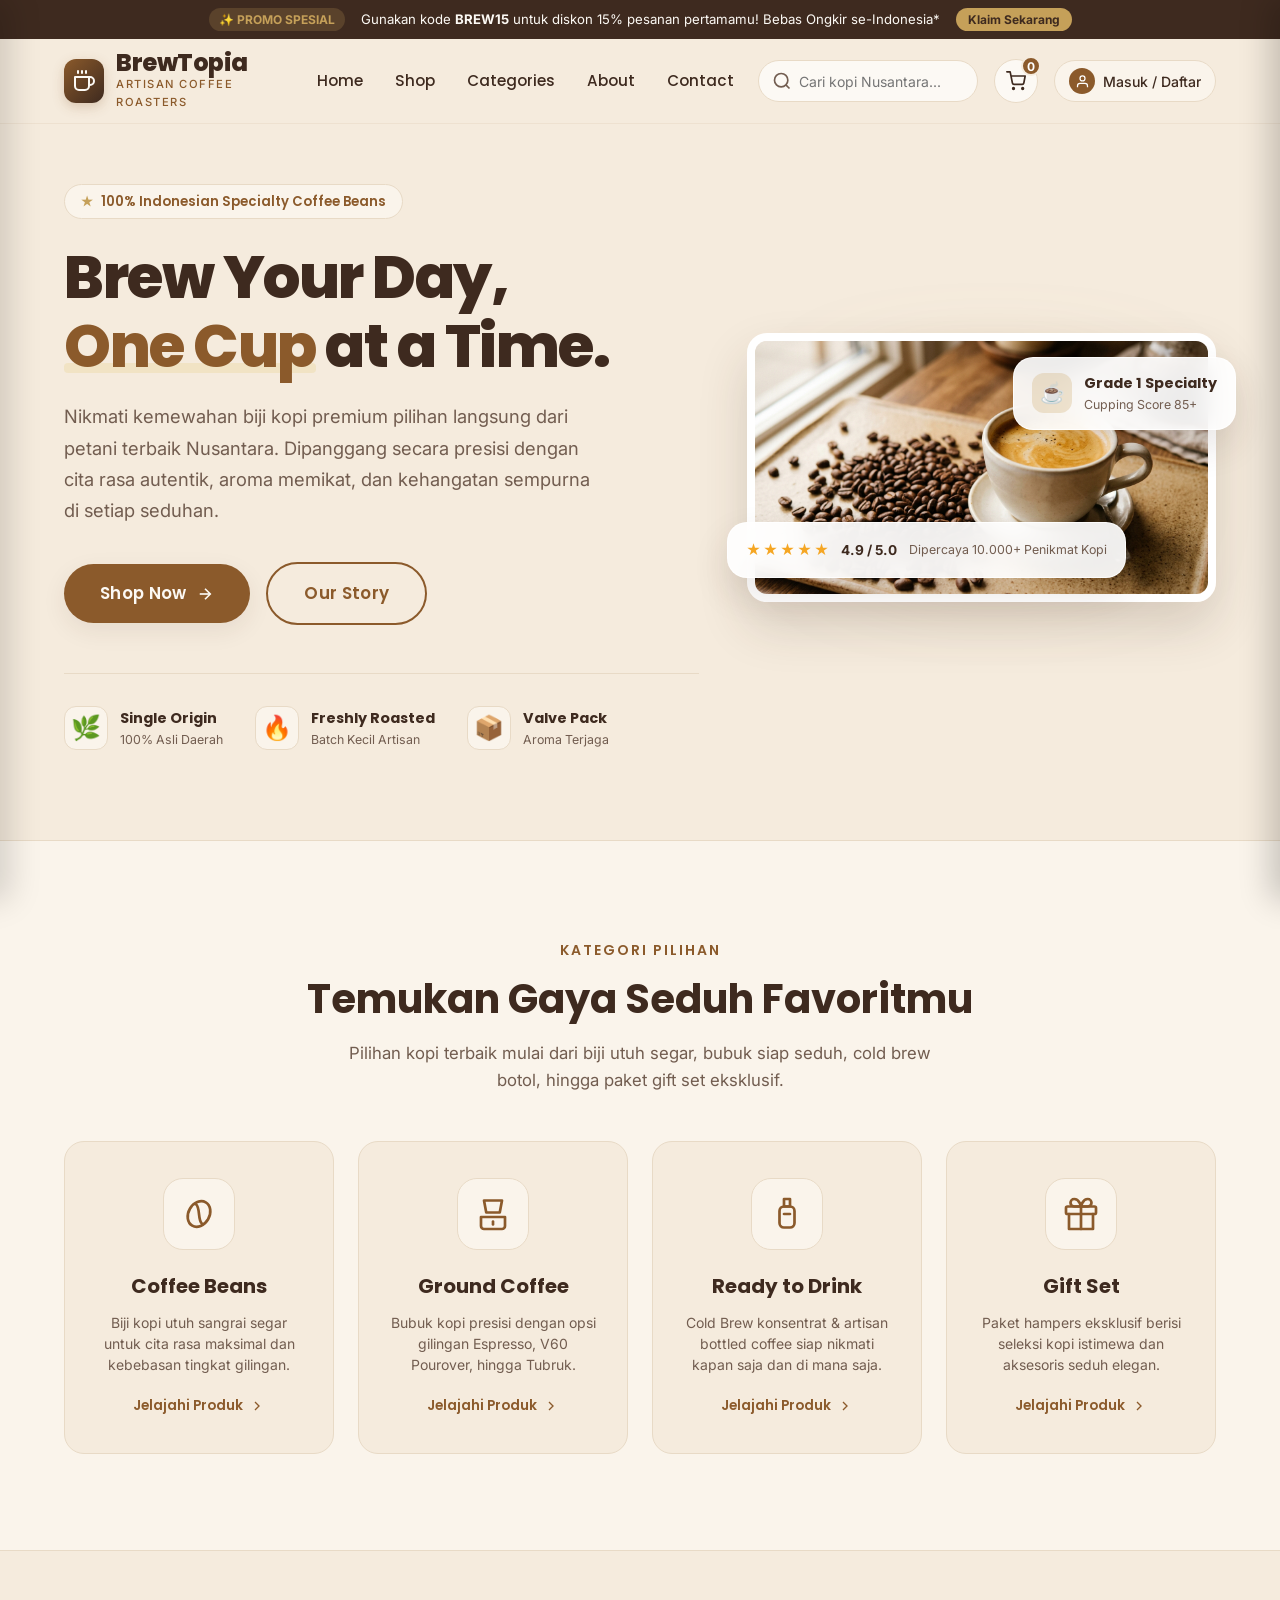
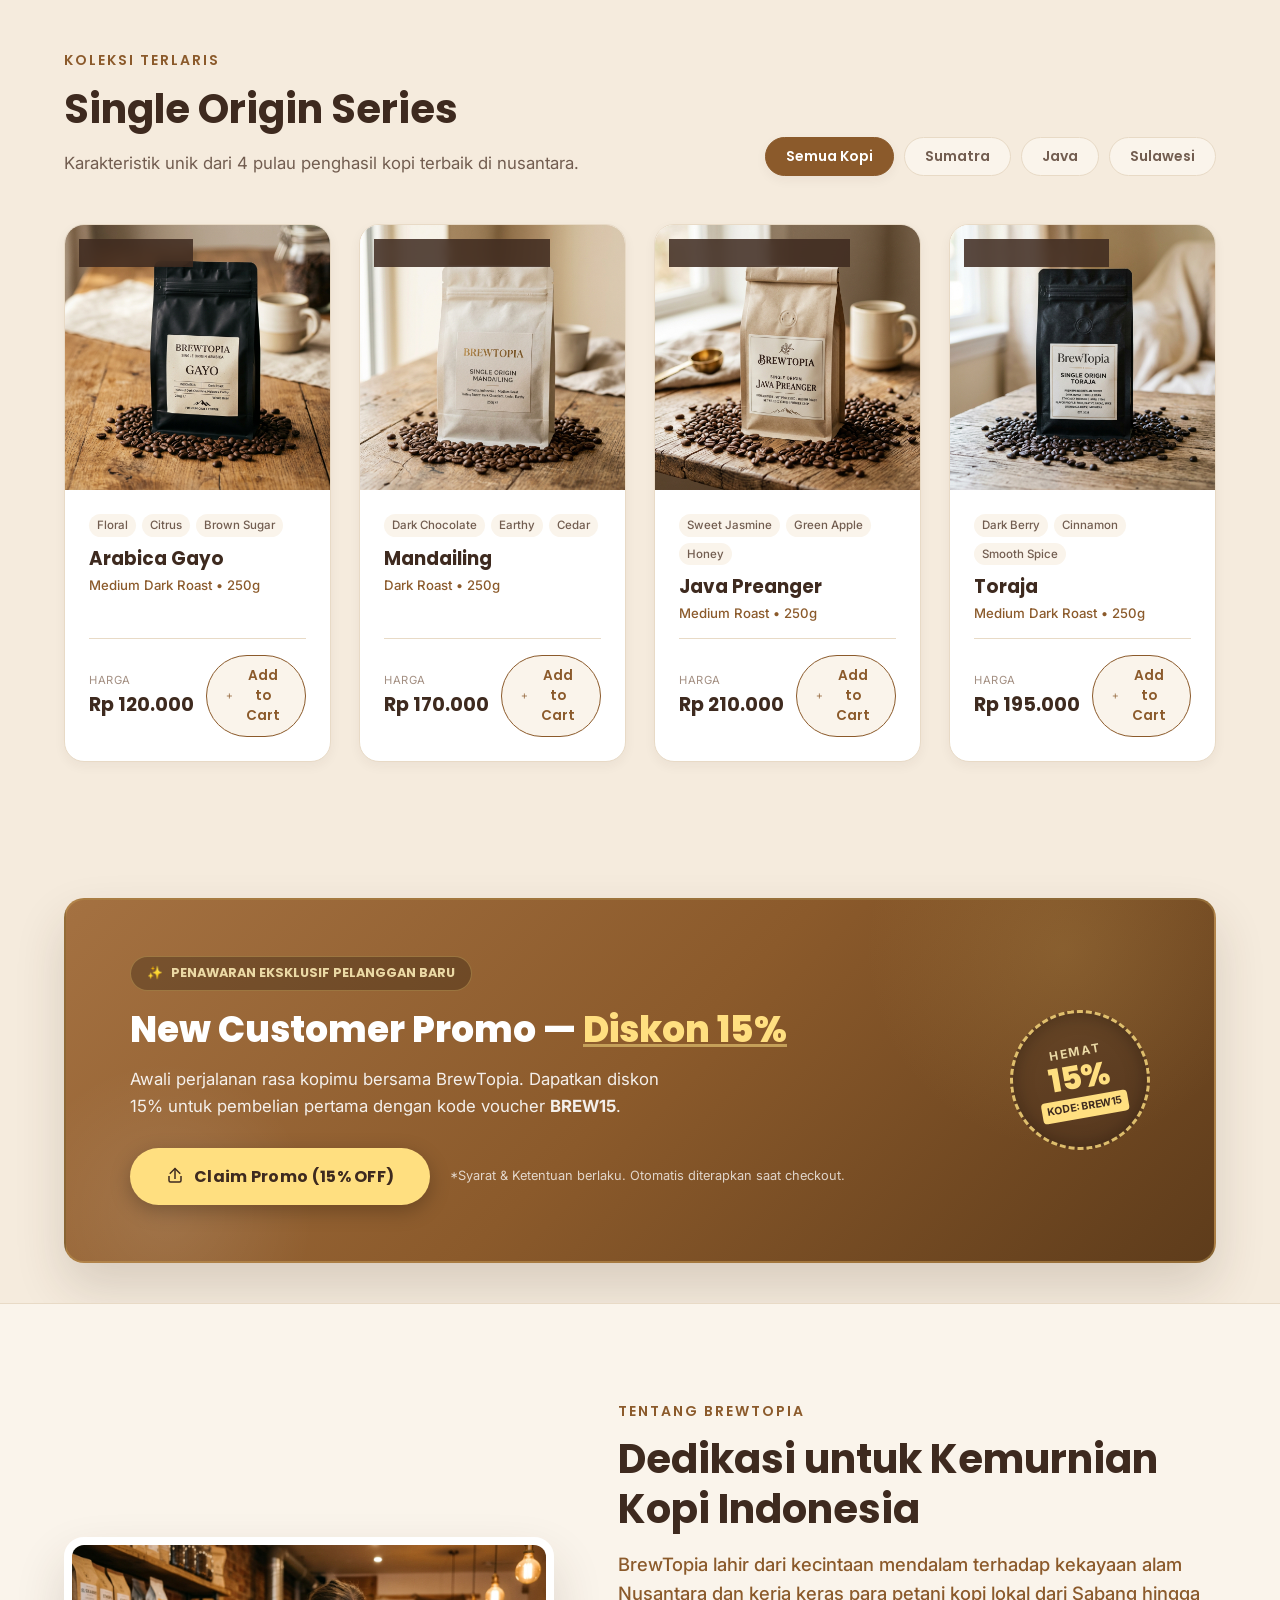
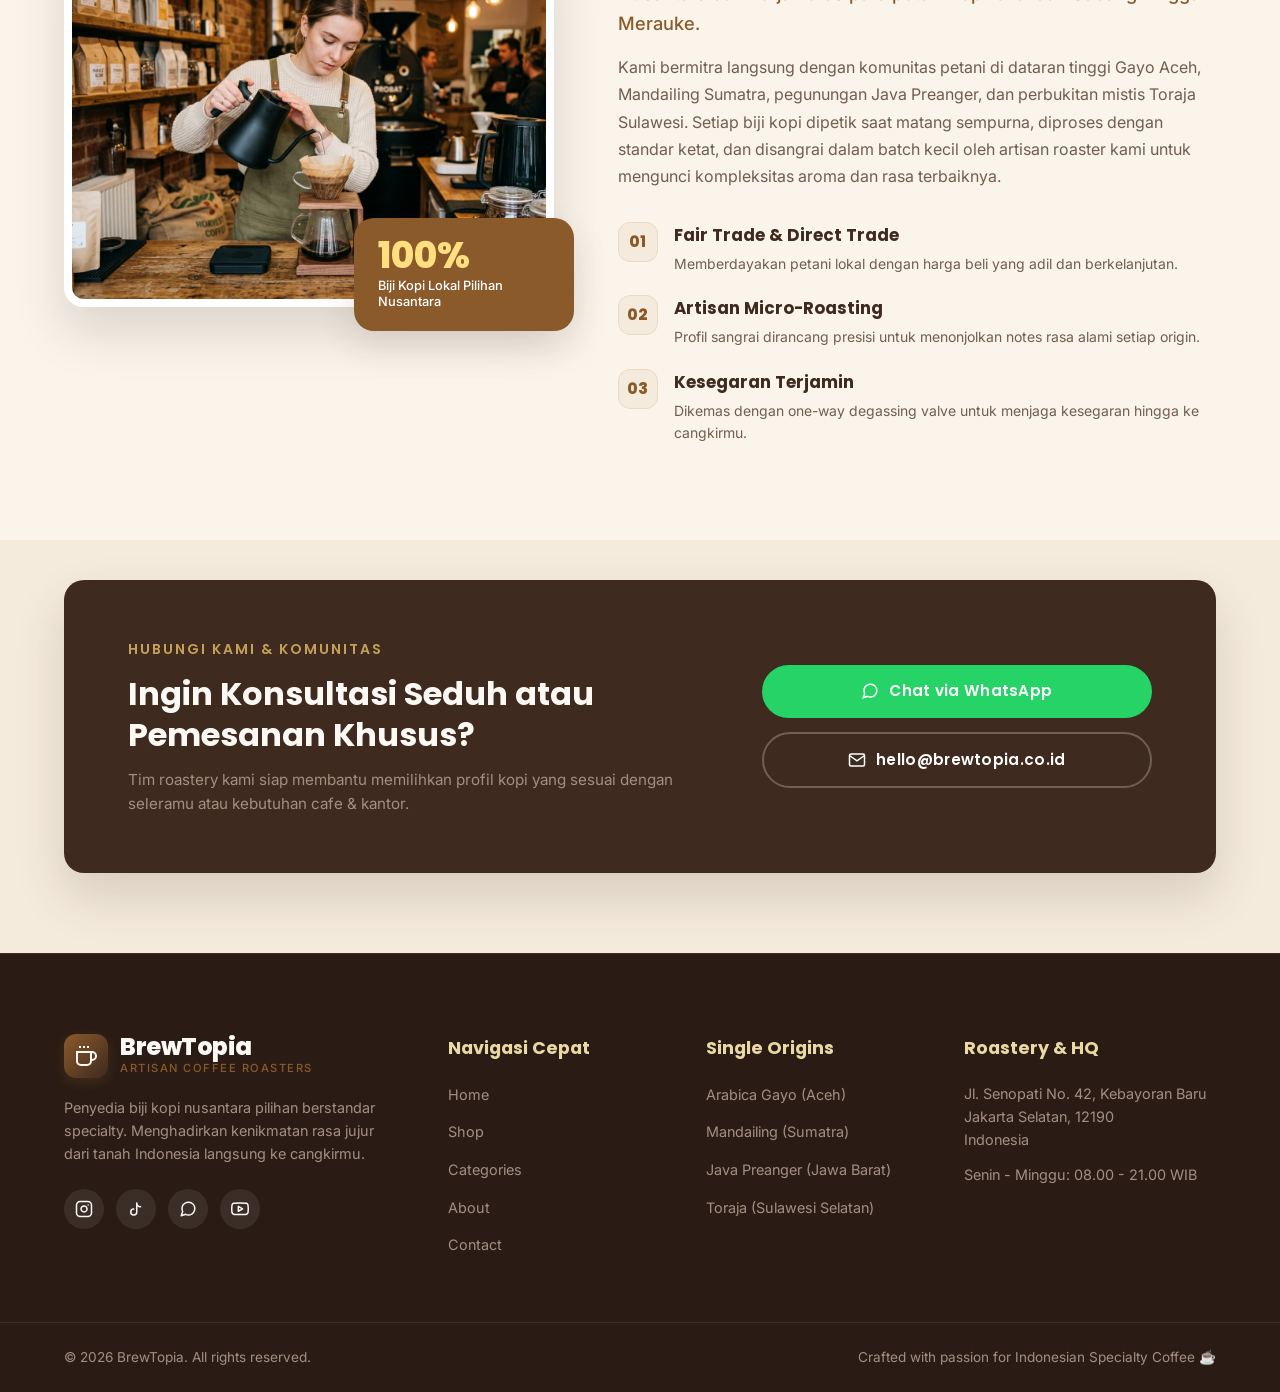
<file: index.html>
<!DOCTYPE html>
<html lang="id">

<head>
    <meta charset="UTF-8">
    <meta name="viewport" content="width=device-width, initial-scale=1.0">
    <title>BrewTopia — Premium Artisan Coffee Beans Indonesia</title>
    <meta name="description"
        content="BrewTopia menghadirkan biji kopi premium pilihan dari tanah Nusantara: Arabica Gayo, Mandailing, Java Preanger, dan Toraja. Cita rasa otentik dalam setiap seduhan.">

    <!-- Google Fonts: Poppins & Inter -->
    <link rel="preconnect" href="https://fonts.googleapis.com">
    <link rel="preconnect" href="https://fonts.gstatic.com" crossorigin>
    <link
        href="https://fonts.googleapis.com/css2?family=Inter:wght@300;400;500;600;700&family=Poppins:wght@400;500;600;700;800&display=swap"
        rel="stylesheet">

    <link rel="stylesheet" href="styles.css">
</head>

<body>

    <!-- Top Announcement Bar -->
    <div class="announcement-bar" id="announcementBar">
        <div class="container announcement-content">
            <span class="announcement-badge">✨ PROMO SPESIAL</span>
            <span>Gunakan kode <strong>BREW15</strong> untuk diskon 15% pesanan pertamamu! Bebas Ongkir
                se-Indonesia*</span>
            <button class="btn-claim-mini" id="topClaimBtn" onclick="claimPromo('BREW15')">Klaim Sekarang</button>
        </div>
    </div>

    <!-- Main Navigation -->
    <header class="header" id="mainHeader">
        <div class="container navbar">
            <!-- Brand Logo -->
            <a href="#home" class="brand-logo" id="brandLogo">
                <div class="logo-icon-wrapper">
                    <svg class="logo-svg" viewBox="0 0 24 24" fill="none" stroke="currentColor" stroke-width="2"
                        stroke-linecap="round" stroke-linejoin="round">
                        <path d="M17 8h1a4 4 0 1 1 0 8h-1"></path>
                        <path d="M3 8h14v9a4 4 0 0 1-4 4H7a4 4 0 0 1-4-4Z"></path>
                        <line x1="6" y1="2" x2="6" y2="4"></line>
                        <line x1="10" y1="2" x2="10" y2="4"></line>
                        <line x1="14" y1="2" x2="14" y2="4"></line>
                    </svg>
                </div>
                <div class="logo-text-group">
                    <span class="logo-name">BrewTopia</span>
                    <span class="logo-tagline">Artisan Coffee Roasters</span>
                </div>
            </a>

            <!-- Desktop Navigation Menu -->
            <nav class="nav-menu" id="navMenu">
                <ul class="nav-list">
                    <li class="nav-item"><a href="#home" class="nav-link active">Home</a></li>
                    <li class="nav-item"><a href="#shop" class="nav-link">Shop</a></li>
                    <li class="nav-item"><a href="#categories" class="nav-link">Categories</a></li>
                    <li class="nav-item"><a href="#about" class="nav-link">About</a></li>
                    <li class="nav-item"><a href="#contact" class="nav-link">Contact</a></li>
                </ul>
            </nav>

            <!-- Nav Actions (Search & Cart) -->
            <div class="nav-actions">
                <!-- Search Input Bar -->
                <div class="search-wrapper" id="searchWrapper">
                    <svg class="action-icon search-icon" viewBox="0 0 24 24" fill="none" stroke="currentColor"
                        stroke-width="2">
                        <circle cx="11" cy="11" r="8"></circle>
                        <line x1="21" y1="21" x2="16.65" y2="16.65"></line>
                    </svg>
                    <input type="text" id="searchInput" class="search-input" placeholder="Cari kopi Nusantara..."
                        aria-label="Cari produk kopi" autocomplete="off">
                    <button class="search-clear-btn" id="searchClearBtn" aria-label="Hapus pencarian">&times;</button>

                    <!-- Live Search Results Dropdown -->
                    <div class="search-dropdown" id="searchDropdown">
                        <div class="search-results-list" id="searchResultsList"></div>
                    </div>
                </div>

                <!-- Cart Button -->
                <button class="cart-btn" id="cartToggleBtn" aria-label="Buka keranjang belanja">
                    <svg class="action-icon" viewBox="0 0 24 24" fill="none" stroke="currentColor" stroke-width="2"
                        stroke-linecap="round" stroke-linejoin="round">
                        <circle cx="9" cy="21" r="1"></circle>
                        <circle cx="20" cy="21" r="1"></circle>
                        <path d="M1 1h4l2.68 13.39a2 2 0 0 0 2 1.61h9.72a2 2 0 0 0 2-1.61L23 6H6"></path>
                    </svg>
                    <span class="cart-badge" id="cartCountBadge">0</span>
                </button>

                <!-- User Account Button -->
                <button class="nav-user-btn" id="navUserBtn" onclick="handleUserNavClick()" aria-label="Akun Pengguna">
                    <div class="user-avatar-mini" id="userAvatarMini">
                        <svg class="action-icon user-icon" viewBox="0 0 24 24" fill="none" stroke="currentColor"
                            stroke-width="2">
                            <path d="M20 21v-2a4 4 0 0 0-4-4H8a4 4 0 0 0-4 4v2"></path>
                            <circle cx="12" cy="7" r="4"></circle>
                        </svg>
                    </div>
                    <span class="user-nav-label" id="userNavLabel">Masuk / Daftar</span>
                </button>

                <!-- Mobile Menu Toggle -->
                <button class="mobile-toggle-btn" id="mobileMenuBtn" aria-label="Buka navigasi mobile">
                    <span></span>
                    <span></span>
                    <span></span>
                </button>
            </div>
        </div>
    </header>

    <!-- Mobile Drawer Navigation -->
    <div class="mobile-nav-drawer" id="mobileNavDrawer">
        <div class="mobile-nav-header">
            <span class="logo-name">BrewTopia</span>
            <button class="close-drawer-btn" id="closeMobileNavBtn">&times;</button>
        </div>

        <!-- Mobile User Card -->
        <div class="mobile-user-card" id="mobileUserCard" onclick="handleUserNavClick(); closeMobileMenu();">
            <div class="mobile-user-avatar" id="mobileUserAvatar">
                <svg viewBox="0 0 24 24" fill="none" stroke="currentColor" stroke-width="2">
                    <path d="M20 21v-2a4 4 0 0 0-4-4H8a4 4 0 0 0-4 4v2"></path>
                    <circle cx="12" cy="7" r="4"></circle>
                </svg>
            </div>
            <div class="mobile-user-info">
                <strong id="mobileUserName">Masuk / Daftar</strong>
                <span id="mobileUserSubtitle">Klaim Diskon 15% & Poin Kopi</span>
            </div>
            <svg viewBox="0 0 24 24" fill="none" stroke="currentColor" stroke-width="2" class="mobile-user-arrow">
                <polyline points="9 18 15 12 9 6"></polyline>
            </svg>
        </div>

        <ul class="mobile-nav-list">
            <li><a href="#home" class="mobile-nav-link" onclick="closeMobileMenu()">Home</a></li>
            <li><a href="#shop" class="mobile-nav-link" onclick="closeMobileMenu()">Shop</a></li>
            <li><a href="#categories" class="mobile-nav-link" onclick="closeMobileMenu()">Categories</a></li>
            <li><a href="#about" class="mobile-nav-link" onclick="closeMobileMenu()">About</a></li>
            <li><a href="#contact" class="mobile-nav-link" onclick="closeMobileMenu()">Contact</a></li>
        </ul>
        <div class="mobile-nav-footer">
            <p>Cita Rasa Kopi Nusantara Terbaik</p>
            <div class="promo-pill-mini" onclick="claimPromo('BREW15')">Diskon 15% Kode: <strong>BREW15</strong></div>
        </div>
    </div>
    <div class="backdrop" id="drawerBackdrop"></div>

    <!-- Hero Section -->
    <section class="hero-section" id="home">
        <div class="container hero-grid">
            <!-- Hero Content -->
            <div class="hero-text-content">
                <div class="hero-tag">
                    <span class="gold-star">★</span> 100% Indonesian Specialty Coffee Beans
                </div>
                <h1 class="hero-headline">
                    Brew Your Day, <br>
                    <span class="highlight-text">One Cup</span> at a Time.
                </h1>
                <p class="hero-subheadline">
                    Nikmati kemewahan biji kopi premium pilihan langsung dari petani terbaik Nusantara. Dipanggang
                    secara presisi dengan cita rasa autentik, aroma memikat, dan kehangatan sempurna di setiap seduhan.
                </p>
                <div class="hero-cta-group">
                    <a href="#shop" class="btn btn-primary btn-hero">
                        <span>Shop Now</span>
                        <svg viewBox="0 0 24 24" fill="none" stroke="currentColor" stroke-width="2.2" class="btn-icon">
                            <line x1="5" y1="12" x2="19" y2="12"></line>
                            <polyline points="12 5 19 12 12 19"></polyline>
                        </svg>
                    </a>
                    <a href="#about" class="btn btn-outline btn-hero">
                        <span>Our Story</span>
                    </a>
                </div>

                <!-- Trust Badges -->
                <div class="hero-features">
                    <div class="feature-badge">
                        <div class="feature-icon">🌿</div>
                        <div class="feature-info">
                            <strong>Single Origin</strong>
                            <span>100% Asli Daerah</span>
                        </div>
                    </div>
                    <div class="feature-badge">
                        <div class="feature-icon">🔥</div>
                        <div class="feature-info">
                            <strong>Freshly Roasted</strong>
                            <span>Batch Kecil Artisan</span>
                        </div>
                    </div>
                    <div class="feature-badge">
                        <div class="feature-icon">📦</div>
                        <div class="feature-info">
                            <strong>Valve Pack</strong>
                            <span>Aroma Terjaga</span>
                        </div>
                    </div>
                </div>
            </div>

            <!-- Hero Visual -->
            <div class="hero-image-wrapper">
                <div class="image-glow-bg"></div>
                <div class="hero-image-card">
                    <img src="./assets/hero_coffee.jpg"
                        alt="Biji kopi sangrai premium dan secangkir kopi hangat BrewTopia" class="hero-img"
                        loading="eager">

                    <!-- Floating Highlight Cards -->
                    <div class="floating-badge badge-top-right">
                        <div class="badge-icon-gold">☕</div>
                        <div>
                            <p class="badge-title">Grade 1 Specialty</p>
                            <p class="badge-desc">Cupping Score 85+</p>
                        </div>
                    </div>

                    <div class="floating-badge badge-bottom-left">
                        <div class="badge-avatar-group">
                            <span class="rating-stars">★★★★★</span>
                            <span class="rating-score">4.9 / 5.0</span>
                        </div>
                        <p class="badge-desc">Dipercaya 10.000+ Penikmat Kopi</p>
                    </div>
                </div>
            </div>
        </div>
    </section>

    <!-- Categories Section -->
    <section class="section categories-section" id="categories">
        <div class="container">
            <div class="section-header text-center">
                <span class="section-subtitle">Kategori Pilihan</span>
                <h2 class="section-title">Temukan Gaya Seduh Favoritmu</h2>
                <p class="section-description">Pilihan kopi terbaik mulai dari biji utuh segar, bubuk siap seduh, cold
                    brew botol, hingga paket gift set eksklusif.</p>
            </div>

            <div class="categories-grid">
                <!-- Category 1: Coffee Beans -->
                <div class="category-card" onclick="filterByCategory('beans')" data-category="beans">
                    <div class="category-icon-box">
                        <svg viewBox="0 0 24 24" fill="none" stroke="currentColor" stroke-width="1.8"
                            stroke-linecap="round" stroke-linejoin="round">
                            <ellipse cx="12" cy="12" rx="7" ry="9" transform="rotate(30 12 12)"></ellipse>
                            <path d="M10 5.5 C 13 8, 11 16, 14 18.5"></path>
                        </svg>
                    </div>
                    <h3 class="category-name">Coffee Beans</h3>
                    <p class="category-desc">Biji kopi utuh sangrai segar untuk cita rasa maksimal dan kebebasan tingkat
                        gilingan.</p>
                    <span class="category-link">
                        Jelajahi Produk
                        <svg viewBox="0 0 24 24" fill="none" stroke="currentColor" stroke-width="2" class="link-arrow">
                            <polyline points="9 18 15 12 9 6"></polyline>
                        </svg>
                    </span>
                </div>

                <!-- Category 2: Ground Coffee -->
                <div class="category-card" onclick="filterByCategory('ground')" data-category="ground">
                    <div class="category-icon-box">
                        <svg viewBox="0 0 24 24" fill="none" stroke="currentColor" stroke-width="1.8"
                            stroke-linecap="round" stroke-linejoin="round">
                            <path d="M6 3h12l-1.5 8h-9L6 3z"></path>
                            <path d="M4 14h16v6a2 2 0 0 1-2 2H6a2 2 0 0 1-2-2v-6z"></path>
                            <line x1="12" y1="17" x2="12" y2="19"></line>
                        </svg>
                    </div>
                    <h3 class="category-name">Ground Coffee</h3>
                    <p class="category-desc">Bubuk kopi presisi dengan opsi gilingan Espresso, V60 Pourover, hingga
                        Tubruk.</p>
                    <span class="category-link">
                        Jelajahi Produk
                        <svg viewBox="0 0 24 24" fill="none" stroke="currentColor" stroke-width="2" class="link-arrow">
                            <polyline points="9 18 15 12 9 6"></polyline>
                        </svg>
                    </span>
                </div>

                <!-- Category 3: Ready to Drink -->
                <div class="category-card" onclick="filterByCategory('rtd')" data-category="rtd">
                    <div class="category-icon-box">
                        <svg viewBox="0 0 24 24" fill="none" stroke="currentColor" stroke-width="1.8"
                            stroke-linecap="round" stroke-linejoin="round">
                            <rect x="7" y="7" width="10" height="14" rx="3"></rect>
                            <path d="M10 2h4v5h-4z"></path>
                            <line x1="10" y1="12" x2="14" y2="12"></line>
                        </svg>
                    </div>
                    <h3 class="category-name">Ready to Drink</h3>
                    <p class="category-desc">Cold Brew konsentrat & artisan bottled coffee siap nikmati kapan saja dan
                        di mana saja.</p>
                    <span class="category-link">
                        Jelajahi Produk
                        <svg viewBox="0 0 24 24" fill="none" stroke="currentColor" stroke-width="2" class="link-arrow">
                            <polyline points="9 18 15 12 9 6"></polyline>
                        </svg>
                    </span>
                </div>

                <!-- Category 4: Gift Set -->
                <div class="category-card" onclick="filterByCategory('gift')" data-category="gift">
                    <div class="category-icon-box">
                        <svg viewBox="0 0 24 24" fill="none" stroke="currentColor" stroke-width="1.8"
                            stroke-linecap="round" stroke-linejoin="round">
                            <polyline points="20 12 20 22 4 22 4 12"></polyline>
                            <rect x="2" y="7" width="20" height="5" rx="1"></rect>
                            <line x1="12" y1="22" x2="12" y2="7"></line>
                            <path d="M12 7H7.5a2.5 2.5 0 0 1 0-5C11 2 12 7 12 7z"></path>
                            <path d="M12 7h4.5a2.5 2.5 0 0 0 0-5C13 2 12 7 12 7z"></path>
                        </svg>
                    </div>
                    <h3 class="category-name">Gift Set</h3>
                    <p class="category-desc">Paket hampers eksklusif berisi seleksi kopi istimewa dan aksesoris seduh
                        elegan.</p>
                    <span class="category-link">
                        Jelajahi Produk
                        <svg viewBox="0 0 24 24" fill="none" stroke="currentColor" stroke-width="2" class="link-arrow">
                            <polyline points="9 18 15 12 9 6"></polyline>
                        </svg>
                    </span>
                </div>
            </div>
        </div>
    </section>

    <!-- Featured Products Section -->
    <section class="section products-section" id="shop">
        <div class="container">
            <div class="section-header-flex">
                <div>
                    <span class="section-subtitle">Koleksi Terlaris</span>
                    <h2 class="section-title">Single Origin Series</h2>
                    <p class="section-description">Karakteristik unik dari 4 pulau penghasil kopi terbaik di nusantara.
                    </p>
                </div>

                <!-- Filter Tabs -->
                <div class="filter-pills" id="filterPills">
                    <button class="filter-pill active" onclick="setProductFilter('all')">Semua Kopi</button>
                    <button class="filter-pill" onclick="setProductFilter('sumatra')">Sumatra</button>
                    <button class="filter-pill" onclick="setProductFilter('java')">Java</button>
                    <button class="filter-pill" onclick="setProductFilter('sulawesi')">Sulawesi</button>
                </div>
            </div>

            <!-- Products Grid -->
            <div class="products-grid" id="productsContainer">
                <!-- Rendered dynamically by app.js for full state synchronization -->
            </div>
        </div>
    </section>

    <!-- Promo Banner Section -->
    <section class="promo-section" id="promo">
        <div class="container">
            <div class="promo-banner-card">
                <div class="promo-decor-circle circle-1"></div>
                <div class="promo-decor-circle circle-2"></div>

                <div class="promo-content">
                    <div class="promo-badge">
                        <span class="sparkle">✨</span> PENAWARAN EKSKLUSIF PELANGGAN BARU
                    </div>
                    <h2 class="promo-title">
                        New Customer Promo — <span class="promo-highlight">Diskon 15%</span>
                    </h2>
                    <p class="promo-description">
                        Awali perjalanan rasa kopimu bersama BrewTopia. Dapatkan diskon 15% untuk pembelian pertama
                        dengan kode voucher <strong>BREW15</strong>.
                    </p>
                    <div class="promo-actions">
                        <button class="btn btn-claim" id="claimPromoBtn" onclick="claimPromo('BREW15')">
                            <svg viewBox="0 0 24 24" fill="none" stroke="currentColor" stroke-width="2"
                                class="btn-icon">
                                <path d="M20 12v6a2 2 0 0 1-2 2H6a2 2 0 0 1-2-2v-6"></path>
                                <path d="M12 2v14"></path>
                                <polyline points="19 9 12 2 5 9"></polyline>
                            </svg>
                            <span>Claim Promo (15% OFF)</span>
                        </button>
                        <span class="promo-terms">*Syarat & Ketentuan berlaku. Otomatis diterapkan saat checkout.</span>
                    </div>
                </div>

                <div class="promo-badge-visual">
                    <div class="promo-stamp">
                        <span class="stamp-sub">HEMAT</span>
                        <span class="stamp-main">15%</span>
                        <span class="stamp-code">KODE: BREW15</span>
                    </div>
                </div>
            </div>
        </div>
    </section>

    <!-- About Us Section -->
    <section class="section about-section" id="about">
        <div class="container about-grid">
            <!-- About Visual -->
            <div class="about-image-wrapper">
                <div class="about-image-card">
                    <img src="./assets/about_brew.jpg" alt="Barista BrewTopia menyeduh kopi pour over manual brew"
                        class="about-img" loading="lazy">
                    <div class="about-stat-card">
                        <div class="stat-number">100%</div>
                        <div class="stat-label">Biji Kopi Lokal Pilihan Nusantara</div>
                    </div>
                </div>
            </div>

            <!-- About Text -->
            <div class="about-text-content">
                <span class="section-subtitle">Tentang BrewTopia</span>
                <h2 class="section-title">Dedikasi untuk Kemurnian Kopi Indonesia</h2>
                <p class="about-lead">
                    BrewTopia lahir dari kecintaan mendalam terhadap kekayaan alam Nusantara dan kerja keras para petani
                    kopi lokal dari Sabang hingga Merauke.
                </p>
                <p class="about-body">
                    Kami bermitra langsung dengan komunitas petani di dataran tinggi Gayo Aceh, Mandailing Sumatra,
                    pegunungan Java Preanger, dan perbukitan mistis Toraja Sulawesi. Setiap biji kopi dipetik saat
                    matang sempurna, diproses dengan standar ketat, dan disangrai dalam batch kecil oleh artisan roaster
                    kami untuk mengunci kompleksitas aroma dan rasa terbaiknya.
                </p>

                <div class="about-values-grid">
                    <div class="value-item">
                        <div class="value-bullet">01</div>
                        <div>
                            <h4 class="value-title">Fair Trade & Direct Trade</h4>
                            <p class="value-desc">Memberdayakan petani lokal dengan harga beli yang adil dan
                                berkelanjutan.</p>
                        </div>
                    </div>
                    <div class="value-item">
                        <div class="value-bullet">02</div>
                        <div>
                            <h4 class="value-title">Artisan Micro-Roasting</h4>
                            <p class="value-desc">Profil sangrai dirancang presisi untuk menonjolkan notes rasa alami
                                setiap origin.</p>
                        </div>
                    </div>
                    <div class="value-item">
                        <div class="value-bullet">03</div>
                        <div>
                            <h4 class="value-title">Kesegaran Terjamin</h4>
                            <p class="value-desc">Dikemas dengan one-way degassing valve untuk menjaga kesegaran hingga
                                ke cangkirmu.</p>
                        </div>
                    </div>
                </div>
            </div>
        </div>
    </section>

    <!-- Contact & Newsletter Section -->
    <section class="section contact-section" id="contact">
        <div class="container">
            <div class="newsletter-card">
                <div class="newsletter-info">
                    <span class="section-subtitle gold">Hubungi Kami & Komunitas</span>
                    <h2 class="newsletter-title">Ingin Konsultasi Seduh atau Pemesanan Khusus?</h2>
                    <p class="newsletter-desc">Tim roastery kami siap membantu memilihkan profil kopi yang sesuai dengan
                        seleramu atau kebutuhan cafe & kantor.</p>
                </div>
                <div class="newsletter-form-box">
                    <div class="contact-buttons-group">
                        <a href="https://wa.me/6281234567890?text=Halo%20BrewTopia,%20saya%20tertarik%20dengan%20koleksi%20kopi%20premium%20Anda."
                            target="_blank" rel="noopener" class="btn btn-whatsapp">
                            <svg viewBox="0 0 24 24" fill="none" stroke="currentColor" stroke-width="2"
                                class="btn-icon">
                                <path
                                    d="M21 11.5a8.38 8.38 0 0 1-.9 3.8 8.5 8.5 0 0 1-7.6 4.7 8.38 8.38 0 0 1-3.8-.9L3 21l1.9-5.7a8.38 8.38 0 0 1-.9-3.8 8.5 8.5 0 0 1 4.7-7.6 8.38 8.38 0 0 1 3.8-.9h.5a8.48 8.48 0 0 1 8 8v.5z">
                                </path>
                            </svg>
                            <span>Chat via WhatsApp</span>
                        </a>
                        <a href="mailto:hello@brewtopia.co.id" class="btn btn-outline-light">
                            <svg viewBox="0 0 24 24" fill="none" stroke="currentColor" stroke-width="2"
                                class="btn-icon">
                                <path d="M4 4h16c1.1 0 2 .9 2 2v12c0 1.1-.9 2-2 2H4c-1.1 0-2-.9-2-2V6c0-1.1.9-2 2-2z">
                                </path>
                                <polyline points="22,6 12,13 2,6"></polyline>
                            </svg>
                            <span>hello@brewtopia.co.id</span>
                        </a>
                    </div>
                </div>
            </div>
        </div>
    </section>

    <!-- Footer -->
    <footer class="footer">
        <div class="container footer-content">
            <div class="footer-brand-col">
                <a href="#home" class="brand-logo footer-logo">
                    <div class="logo-icon-wrapper">
                        <svg class="logo-svg" viewBox="0 0 24 24" fill="none" stroke="currentColor" stroke-width="2">
                            <path d="M17 8h1a4 4 0 1 1 0 8h-1"></path>
                            <path d="M3 8h14v9a4 4 0 0 1-4 4H7a4 4 0 0 1-4-4Z"></path>
                            <line x1="6" y1="2" x2="6" y2="4"></line>
                            <line x1="10" y1="2" x2="10" y2="4"></line>
                            <line x1="14" y1="2" x2="14" y2="4"></line>
                        </svg>
                    </div>
                    <div class="logo-text-group">
                        <span class="logo-name">BrewTopia</span>
                        <span class="logo-tagline">Artisan Coffee Roasters</span>
                    </div>
                </a>
                <p class="footer-tagline-text">
                    Penyedia biji kopi nusantara pilihan berstandar specialty. Menghadirkan kenikmatan rasa jujur dari
                    tanah Indonesia langsung ke cangkirmu.
                </p>

                <!-- Social Media Icons -->
                <div class="social-links">
                    <a href="https://instagram.com" target="_blank" rel="noopener" class="social-link"
                        aria-label="Instagram BrewTopia">
                        <svg viewBox="0 0 24 24" fill="none" stroke="currentColor" stroke-width="2"
                            stroke-linecap="round" stroke-linejoin="round">
                            <rect x="2" y="2" width="20" height="20" rx="5" ry="5"></rect>
                            <path d="M16 11.37A4 4 0 1 1 12.63 8 4 4 0 0 1 16 11.37z"></path>
                            <line x1="17.5" y1="6.5" x2="17.51" y2="6.5"></line>
                        </svg>
                    </a>
                    <a href="https://tiktok.com" target="_blank" rel="noopener" class="social-link"
                        aria-label="TikTok BrewTopia">
                        <svg viewBox="0 0 24 24" fill="none" stroke="currentColor" stroke-width="2"
                            stroke-linecap="round" stroke-linejoin="round">
                            <path d="M9 12a4 4 0 1 0 4 4V4a5 5 0 0 0 5 5"></path>
                        </svg>
                    </a>
                    <a href="https://wa.me/6281234567890" target="_blank" rel="noopener" class="social-link"
                        aria-label="WhatsApp BrewTopia">
                        <svg viewBox="0 0 24 24" fill="none" stroke="currentColor" stroke-width="2"
                            stroke-linecap="round" stroke-linejoin="round">
                            <path
                                d="M21 11.5a8.38 8.38 0 0 1-.9 3.8 8.5 8.5 0 0 1-7.6 4.7 8.38 8.38 0 0 1-3.8-.9L3 21l1.9-5.7a8.38 8.38 0 0 1-.9-3.8 8.5 8.5 0 0 1 4.7-7.6 8.38 8.38 0 0 1 3.8-.9h.5a8.48 8.48 0 0 1 8 8v.5z">
                            </path>
                        </svg>
                    </a>
                    <a href="https://youtube.com" target="_blank" rel="noopener" class="social-link"
                        aria-label="YouTube BrewTopia">
                        <svg viewBox="0 0 24 24" fill="none" stroke="currentColor" stroke-width="2"
                            stroke-linecap="round" stroke-linejoin="round">
                            <path
                                d="M22.54 6.42a2.78 2.78 0 0 0-1.94-2C18.88 4 12 4 12 4s-6.88 0-8.6.46a2.78 2.78 0 0 0-1.94 2A29 29 0 0 0 1 11.75a29 29 0 0 0 .46 5.33A2.78 2.78 0 0 0 3.4 19c1.72.46 8.6.46 8.6.46s6.88 0 8.6-.46a2.78 2.78 0 0 0 1.94-2 29 29 0 0 0 .46-5.25 29 29 0 0 0-.46-5.33z">
                            </path>
                            <polygon points="9.75 15.02 15.5 11.75 9.75 8.48 9.75 15.02"></polygon>
                        </svg>
                    </a>
                </div>
            </div>

            <!-- Footer Nav Column -->
            <div class="footer-links-col">
                <h4 class="footer-heading">Navigasi Cepat</h4>
                <ul class="footer-links-list">
                    <li><a href="#home">Home</a></li>
                    <li><a href="#shop">Shop</a></li>
                    <li><a href="#categories">Categories</a></li>
                    <li><a href="#about">About</a></li>
                    <li><a href="#contact">Contact</a></li>
                </ul>
            </div>

            <!-- Origins Column -->
            <div class="footer-links-col">
                <h4 class="footer-heading">Single Origins</h4>
                <ul class="footer-links-list">
                    <li><a href="#shop" onclick="setProductFilter('sumatra')">Arabica Gayo (Aceh)</a></li>
                    <li><a href="#shop" onclick="setProductFilter('sumatra')">Mandailing (Sumatra)</a></li>
                    <li><a href="#shop" onclick="setProductFilter('java')">Java Preanger (Jawa Barat)</a></li>
                    <li><a href="#shop" onclick="setProductFilter('sulawesi')">Toraja (Sulawesi Selatan)</a></li>
                </ul>
            </div>

            <!-- Location / Hours Column -->
            <div class="footer-links-col">
                <h4 class="footer-heading">Roastery & HQ</h4>
                <p class="footer-address">
                    Jl. Senopati No. 42, Kebayoran Baru<br>
                    Jakarta Selatan, 12190<br>
                    Indonesia
                </p>
                <p class="footer-hours">
                    Senin - Minggu: 08.00 - 21.00 WIB
                </p>
            </div>
        </div>

        <!-- Copyright -->
        <div class="footer-bottom">
            <div class="container footer-bottom-flex">
                <p>© 2026 BrewTopia. All rights reserved.</p>
                <p class="footer-made">Crafted with passion for Indonesian Specialty Coffee ☕</p>
            </div>
        </div>
    </footer>

    <!-- Slide-out Cart Drawer -->
    <div class="cart-drawer" id="cartDrawer">
        <div class="cart-drawer-header">
            <div class="cart-header-title">
                <h3>Keranjang Belanja</h3>
                <span class="cart-items-count" id="cartHeaderCount">(0 item)</span>
            </div>
            <button class="close-cart-btn" id="closeCartBtn" aria-label="Tutup keranjang">&times;</button>
        </div>

        <!-- Promo Banner inside Cart -->
        <div class="cart-promo-pill" id="cartPromoAlert">
            <div class="cart-promo-left">
                <span class="tag-icon">🏷️</span>
                <div>
                    <strong id="cartPromoTitle">Diskon 15% Pembelian Pertama</strong>
                    <p class="cart-promo-sub">Gunakan kode <strong>BREW15</strong></p>
                </div>
            </div>
            <button class="cart-promo-apply-btn" id="cartPromoApplyBtn" onclick="claimPromo('BREW15')">Terapkan</button>
        </div>

        <!-- Cart Items Body -->
        <div class="cart-drawer-body" id="cartItemsList">
            <!-- Rendered dynamically -->
        </div>

        <!-- Cart Footer & Calculation -->
        <div class="cart-drawer-footer" id="cartDrawerFooter">
            <div class="cart-summary-row">
                <span>Subtotal</span>
                <span id="cartSubtotal">Rp0</span>
            </div>
            <div class="cart-summary-row discount-row" id="cartDiscountRow" style="display: none;">
                <span>Diskon Promo (15%)</span>
                <span class="discount-val" id="cartDiscountAmount">-Rp0</span>
            </div>
            <div class="cart-summary-row total-row">
                <span>Total Pembayaran</span>
                <span class="total-val" id="cartTotal">Rp0</span>
            </div>

            <button class="btn btn-primary btn-checkout" id="checkoutBtn" onclick="openCheckoutModal()">
                <span>Lanjut ke Pembayaran</span>
                <svg viewBox="0 0 24 24" fill="none" stroke="currentColor" stroke-width="2" class="btn-icon">
                    <line x1="5" y1="12" x2="19" y2="12"></line>
                    <polyline points="12 5 19 12 12 19"></polyline>
                </svg>
            </button>
        </div>
    </div>

    <!-- Quick View Modal -->
    <div class="modal" id="quickViewModal">
        <div class="modal-content quickview-modal-content">
            <button class="modal-close-btn" id="closeQuickViewBtn">&times;</button>
            <div class="quickview-grid" id="quickViewContent">
                <!-- Rendered dynamically -->
            </div>
        </div>
    </div>

    <!-- Checkout Confirmation Modal -->
    <div class="modal" id="checkoutModal">
        <div class="modal-content checkout-modal-content">
            <button class="modal-close-btn" id="closeCheckoutBtn">&times;</button>
            <div class="checkout-header text-center">
                <div class="checkout-icon-check">✓</div>
                <h3>Konfirmasi Pesanan BrewTopia</h3>
                <p>Pesanan Anda siap diteruskan ke WhatsApp Roaster untuk pengiriman instan.</p>
            </div>

            <div class="checkout-details-box" id="checkoutDetailsBox">
                <!-- Rendered dynamically -->
            </div>

            <div class="checkout-actions">
                <button class="btn btn-whatsapp btn-full" id="confirmWhatsAppCheckoutBtn">
                    <svg viewBox="0 0 24 24" fill="none" stroke="currentColor" stroke-width="2" class="btn-icon">
                        <path
                            d="M21 11.5a8.38 8.38 0 0 1-.9 3.8 8.5 8.5 0 0 1-7.6 4.7 8.38 8.38 0 0 1-3.8-.9L3 21l1.9-5.7a8.38 8.38 0 0 1-.9-3.8 8.5 8.5 0 0 1 4.7-7.6 8.38 8.38 0 0 1 3.8-.9h.5a8.48 8.48 0 0 1 8 8v.5z">
                        </path>
                    </svg>
                    <span>Kirim Pesanan via WhatsApp</span>
                </button>
                <button class="btn btn-outline btn-full" onclick="closeCheckoutModal()">Kembali Belanja</button>
            </div>
        </div>
    </div>

    <!-- Gmail Push Notification Simulation Banner -->
    <div class="gmail-notification-banner" id="gmailNotificationBanner">
        <div class="gmail-banner-left">
            <div class="gmail-icon-wrapper">
                <svg viewBox="0 0 48 48" width="24" height="24">
                    <path fill="#4285F4"
                        d="M45,16.2l-5,2.75V37c0,2.21-1.79,4-4,4H12c-2.21,0-4-1.79-4-4V18.95l-5-2.75C2.39,15.86,2,15.2,2,14.5v-6C2,7.12,3.12,6,4.5,6c0.57,0,1.1,0.2,1.5,0.56L24,20l18-13.44C42.4,6.2,42.93,6,43.5,6C44.88,6,46,7.12,46,8.5v6C46,15.2,45.61,15.86,45,16.2z" />
                    <path fill="#34A853" d="M8,37c0,2.21,1.79,4,4,4h5V26.5L8,19V37z" />
                    <path fill="#EA4335" d="M40,37c0,2.21-1.79,4-4,4h-5V26.5L40,19V37z" />
                    <path fill="#FBBC05" d="M31,26.5V41h-7V26.5L24,20L31,26.5z" />
                </svg>
            </div>
            <div class="gmail-banner-text">
                <div class="gmail-banner-sender">
                    <span><strong>Gmail</strong> • BrewTopia Security</span>
                    <span class="gmail-time">Baru saja</span>
                </div>
                <div class="gmail-banner-title">Kode Verifikasi: <strong class="gmail-otp-highlight"
                        id="gmailOtpCodeDisplay">------</strong></div>
                <p class="gmail-banner-preview">Masukkan kode 6 digit ini untuk mengaktifkan akun Anda di BrewTopia.</p>
            </div>
        </div>
        <div class="gmail-banner-actions">
            <button class="gmail-copy-btn" id="gmailCopyOtpBtn" onclick="autoFillOTP()">
                <svg viewBox="0 0 24 24" width="14" height="14" fill="none" stroke="currentColor" stroke-width="2">
                    <rect x="9" y="9" width="13" height="13" rx="2" ry="2"></rect>
                    <path d="M5 15H4a2 2 0 0 1-2-2V4a2 2 0 0 1 2-2h9a2 2 0 0 1 2 2v1"></path>
                </svg>
                <span>Salin & Isi</span>
            </button>
            <button class="gmail-close-btn" onclick="dismissGmailNotification()">&times;</button>
        </div>
    </div>

    <!-- Auth Modal (Login, Register with Gmail OTP, Create Password) -->
    <div class="modal" id="authModal">
        <div class="modal-content auth-modal-content">
            <button class="modal-close-btn" id="closeAuthBtn" onclick="closeAuthModal()">&times;</button>

            <!-- Dynamic Promo Intent Banner inside Auth -->
            <div class="auth-promo-intent-box" id="authPromoIntentBox" style="display: none;">
                <div class="auth-intent-icon">🎁</div>
                <div class="auth-intent-text">
                    <strong>Syarat Klaim Promo</strong>
                    <p id="authPromoIntentMessage">Masuk atau Buat Akun terlebih dahulu untuk menggunakan promo <span
                            class="promo-code-badge" id="authPromoCodeTag">BREW15</span></p>
                </div>
            </div>

            <!-- Auth Header -->
            <div class="auth-header text-center">
                <div class="auth-brand-logo">
                    <svg class="logo-svg" viewBox="0 0 24 24" fill="none" stroke="currentColor" stroke-width="2">
                        <path d="M17 8h1a4 4 0 1 1 0 8h-1"></path>
                        <path d="M3 8h14v9a4 4 0 0 1-4 4H7a4 4 0 0 1-4-4Z"></path>
                        <line x1="6" y1="2" x2="6" y2="4"></line>
                        <line x1="10" y1="2" x2="10" y2="4"></line>
                        <line x1="14" y1="2" x2="14" y2="4"></line>
                    </svg>
                </div>
                <h3 class="auth-title" id="authMainTitle">Selamat Datang di BrewTopia</h3>
                <p class="auth-subtitle" id="authMainSubtitle">Akses promo eksklusif, koleksi kopi artisan & kumpulkan
                    BrewPoints.</p>
            </div>

            <!-- Auth Tabs Switcher -->
            <div class="auth-tabs">
                <button class="auth-tab-btn active" id="tabBtnLogin" onclick="switchAuthTab('login')">Masuk ke
                    Akun</button>
                <button class="auth-tab-btn" id="tabBtnRegister" onclick="switchAuthTab('register')">Daftar Akun
                    Baru</button>
            </div>

            <!-- TAB 1: LOGIN PANEL -->
            <div class="auth-tab-panel active" id="authPanelLogin">
                <form id="loginForm" onsubmit="handleLoginSubmit(event)" novalidate>
                    <div class="form-group">
                        <label class="form-label" for="loginEmail">Email / Gmail</label>
                        <div class="input-icon-wrapper">
                            <svg viewBox="0 0 24 24" fill="none" stroke="currentColor" stroke-width="2"
                                class="input-icon">
                                <path d="M4 4h16c1.1 0 2 .9 2 2v12c0 1.1-.9 2-2 2H4c-1.1 0-2-.9-2-2V6c0-1.1.9-2 2-2z">
                                </path>
                                <polyline points="22,6 12,13 2,6"></polyline>
                            </svg>
                            <input type="email" id="loginEmail" class="form-input" placeholder="contoh: nama@gmail.com"
                                required autocomplete="email">
                        </div>
                    </div>

                    <div class="form-group">
                        <div class="form-label-row">
                            <label class="form-label" for="loginPassword">Kata Sandi</label>
                            <a href="javascript:void(0)" class="form-link-sm" onclick="showForgotPasswordAlert()">Lupa
                                sandi?</a>
                        </div>
                        <div class="input-icon-wrapper">
                            <svg viewBox="0 0 24 24" fill="none" stroke="currentColor" stroke-width="2"
                                class="input-icon">
                                <rect x="3" y="11" width="18" height="11" rx="2" ry="2"></rect>
                                <path d="M7 11V7a5 5 0 0 1 10 0v4"></path>
                            </svg>
                            <input type="password" id="loginPassword" class="form-input"
                                placeholder="Masukkan kata sandi..." required autocomplete="current-password">
                            <button type="button" class="btn-toggle-pwd"
                                onclick="togglePasswordVisibility('loginPassword', this)" aria-label="Lihat kata sandi">
                                <svg viewBox="0 0 24 24" fill="none" stroke="currentColor" stroke-width="2"
                                    class="eye-icon">
                                    <path d="M1 12s4-8 11-8 11 8 11 8-4 8-11 8-11-8-11-8z"></path>
                                    <circle cx="12" cy="12" r="3"></circle>
                                </svg>
                            </button>
                        </div>
                    </div>

                    <div class="form-options-row">
                        <label class="checkbox-label">
                            <input type="checkbox" id="loginRememberMe" checked>
                            <span>Ingat saya di perangkat ini</span>
                        </label>
                    </div>

                    <button type="submit" class="btn btn-primary btn-full btn-auth-submit" id="loginSubmitBtn">
                        <span>Masuk ke Akun</span>
                        <svg viewBox="0 0 24 24" fill="none" stroke="currentColor" stroke-width="2" class="btn-icon">
                            <line x1="5" y1="12" x2="19" y2="12"></line>
                            <polyline points="12 5 19 12 12 19"></polyline>
                        </svg>
                    </button>
                </form>

                <div class="auth-divider">
                    <span>atau masuk lebih cepat dengan</span>
                </div>

                <!-- Google Sign-in Button -->
                <button type="button" class="btn-google-auth" onclick="openGoogleAccountPicker()">
                    <svg viewBox="0 0 48 48" class="google-svg-icon" width="20" height="20">
                        <path fill="#EA4335"
                            d="M24 9.5c3.54 0 6.71 1.22 9.21 3.6l6.85-6.85C35.9 2.38 30.47 0 24 0 14.62 0 6.51 5.38 2.56 13.22l7.98 6.19C12.43 13.72 17.74 9.5 24 9.5z" />
                        <path fill="#4285F4"
                            d="M46.98 24.55c0-1.57-.15-3.09-.38-4.55H24v9.02h12.94c-.58 2.96-2.26 5.48-4.78 7.18l7.73 6c4.51-4.18 7.09-10.36 7.09-17.65z" />
                        <path fill="#FBBC05"
                            d="M10.53 28.59c-.48-1.45-.76-2.99-.76-4.59s.27-3.14.76-4.59l-7.98-6.19C.92 16.46 0 20.12 0 24c0 3.88.92 7.54 2.56 10.78l7.97-6.19z" />
                        <path fill="#34A853"
                            d="M24 48c6.48 0 11.93-2.13 15.89-5.81l-7.73-6c-2.15 1.45-4.92 2.3-8.16 2.3-6.26 0-11.57-4.22-13.47-9.91l-7.98 6.19C6.51 42.62 14.62 48 24 48z" />
                    </svg>
                    <span>Lanjutkan dengan Google</span>
                </button>

                <p class="auth-switch-text text-center">
                    Belum punya akun? <a href="javascript:void(0)" onclick="switchAuthTab('register')">Daftar Akun
                        Baru</a>
                </p>
            </div>

            <!-- TAB 2: REGISTER PANEL (MULTI-STEP FLOW) -->
            <div class="auth-tab-panel" id="authPanelRegister">
                <!-- Registration Step Indicators -->
                <div class="register-step-tracker">
                    <div class="step-track-item active" id="stepIndicator1">
                        <span class="step-num">1</span>
                        <span class="step-name">Data Diri</span>
                    </div>
                    <div class="step-line" id="stepLine1"></div>
                    <div class="step-track-item" id="stepIndicator2">
                        <span class="step-num">2</span>
                        <span class="step-name">OTP Gmail</span>
                    </div>
                    <div class="step-line" id="stepLine2"></div>
                    <div class="step-track-item" id="stepIndicator3">
                        <span class="step-num">3</span>
                        <span class="step-name">Buat Sandi</span>
                    </div>
                </div>

                <!-- STEP 1: Full Name & Gmail Input -->
                <div class="reg-step-container active" id="regStep1">
                    <form id="regStep1Form" onsubmit="handleRegisterStep1Submit(event)" novalidate>
                        <div class="form-group">
                            <label class="form-label" for="regFullName">Nama Lengkap</label>
                            <div class="input-icon-wrapper">
                                <svg viewBox="0 0 24 24" fill="none" stroke="currentColor" stroke-width="2"
                                    class="input-icon">
                                    <path d="M20 21v-2a4 4 0 0 0-4-4H8a4 4 0 0 0-4 4v2"></path>
                                    <circle cx="12" cy="7" r="4"></circle>
                                </svg>
                                <input type="text" id="regFullName" class="form-input" placeholder="contoh: Dana Tias"
                                    required autocomplete="name">
                            </div>
                        </div>

                        <div class="form-group">
                            <label class="form-label" for="regEmail">Alamat Gmail / Email</label>
                            <div class="input-icon-wrapper">
                                <svg viewBox="0 0 24 24" fill="none" stroke="currentColor" stroke-width="2"
                                    class="input-icon">
                                    <path
                                        d="M4 4h16c1.1 0 2 .9 2 2v12c0 1.1-.9 2-2 2H4c-1.1 0-2-.9-2-2V6c0-1.1.9-2 2-2z">
                                    </path>
                                    <polyline points="22,6 12,13 2,6"></polyline>
                                </svg>
                                <input type="email" id="regEmail" class="form-input"
                                    placeholder="contoh: danatias@gmail.com" required autocomplete="email">
                            </div>
                            <span class="input-help-text">Kode verifikasi 6 digit akan dikirimkan ke Gmail ini.</span>
                        </div>

                        <div class="form-group">
                            <label class="form-label" for="regPhone">Nomor WhatsApp <span
                                    class="text-muted-opt">(Opsional)</span></label>
                            <div class="input-icon-wrapper">
                                <svg viewBox="0 0 24 24" fill="none" stroke="currentColor" stroke-width="2"
                                    class="input-icon">
                                    <path
                                        d="M22 16.92v3a2 2 0 0 1-2.18 2 19.79 19.79 0 0 1-8.63-3.07 19.5 19.5 0 0 1-6-6 19.79 19.79 0 0 1-3.07-8.67A2 2 0 0 1 4.11 2h3a2 2 0 0 1 2 1.72 12.84 12.84 0 0 0 .7 2.81 2 2 0 0 1-.45 2.11L8.09 9.91a16 16 0 0 0 6 6l1.27-1.27a2 2 0 0 1 2.11-.45 12.84 12.84 0 0 0 2.81.7A2 2 0 0 1 22 16.92z">
                                    </path>
                                </svg>
                                <input type="tel" id="regPhone" class="form-input" placeholder="contoh: 081234567890"
                                    autocomplete="tel">
                            </div>
                        </div>

                        <button type="submit" class="btn btn-primary btn-full btn-auth-submit" id="btnSendOtp">
                            <span>Kirim Kode Verifikasi ke Gmail</span>
                            <svg viewBox="0 0 24 24" fill="none" stroke="currentColor" stroke-width="2"
                                class="btn-icon">
                                <line x1="22" y1="2" x2="11" y2="13"></line>
                                <polygon points="22 2 15 22 11 13 2 9 22 2"></polygon>
                            </svg>
                        </button>
                    </form>

                    <div class="auth-divider">
                        <span>atau daftar instan dengan</span>
                    </div>

                    <button type="button" class="btn-google-auth" onclick="openGoogleAccountPicker()">
                        <svg viewBox="0 0 48 48" class="google-svg-icon" width="20" height="20">
                            <path fill="#EA4335"
                                d="M24 9.5c3.54 0 6.71 1.22 9.21 3.6l6.85-6.85C35.9 2.38 30.47 0 24 0 14.62 0 6.51 5.38 2.56 13.22l7.98 6.19C12.43 13.72 17.74 9.5 24 9.5z" />
                            <path fill="#4285F4"
                                d="M46.98 24.55c0-1.57-.15-3.09-.38-4.55H24v9.02h12.94c-.58 2.96-2.26 5.48-4.78 7.18l7.73 6c4.51-4.18 7.09-10.36 7.09-17.65z" />
                            <path fill="#FBBC05"
                                d="M10.53 28.59c-.48-1.45-.76-2.99-.76-4.59s.27-3.14.76-4.59l-7.98-6.19C.92 16.46 0 20.12 0 24c0 3.88.92 7.54 2.56 10.78l7.97-6.19z" />
                            <path fill="#34A853"
                                d="M24 48c6.48 0 11.93-2.13 15.89-5.81l-7.73-6c-2.15 1.45-4.92 2.3-8.16 2.3-6.26 0-11.57-4.22-13.47-9.91l-7.98 6.19C6.51 42.62 14.62 48 24 48z" />
                        </svg>
                        <span>Daftar Cepat dengan Google</span>
                    </button>
                </div>

                <!-- STEP 2: Input OTP Verification Code -->
                <div class="reg-step-container" id="regStep2">
                    <div class="otp-instruction-card">
                        <div class="otp-icon-bubble">📩</div>
                        <h4>Verifikasi Alamat Gmail</h4>
                        <p>Kami telah mengirimkan 6 digit kode verifikasi ke:</p>
                        <div class="target-email-chip" id="targetEmailBadge">
                            <span>user@gmail.com</span>
                            <button type="button" class="btn-change-email" onclick="goToRegisterStep(1)"
                                title="Ubah email">Ubah</button>
                        </div>
                    </div>

                    <form id="otpVerificationForm" onsubmit="handleOtpVerificationSubmit(event)">
                        <div class="form-group text-center">
                            <label class="form-label" style="justify-content: center;">Masukkan 6 Digit Kode OTP</label>

                            <div class="otp-inputs-wrapper" id="otpInputsWrapper">
                                <input type="text" maxlength="1" class="otp-digit-input" data-index="0"
                                    inputmode="numeric" autocomplete="one-time-code" autofocus>
                                <input type="text" maxlength="1" class="otp-digit-input" data-index="1"
                                    inputmode="numeric">
                                <input type="text" maxlength="1" class="otp-digit-input" data-index="2"
                                    inputmode="numeric">
                                <input type="text" maxlength="1" class="otp-digit-input" data-index="3"
                                    inputmode="numeric">
                                <input type="text" maxlength="1" class="otp-digit-input" data-index="4"
                                    inputmode="numeric">
                                <input type="text" maxlength="1" class="otp-digit-input" data-index="5"
                                    inputmode="numeric">
                            </div>
                        </div>

                        <div class="otp-resend-row text-center">
                            <span id="otpCountdownText">Kirim ulang kode dalam <strong
                                    id="otpTimerSeconds">60</strong>s</span>
                            <button type="button" class="btn-resend-otp" id="btnResendOtp" style="display: none;"
                                onclick="resendGmailOTP()">Kirim Ulang Kode OTP</button>
                        </div>

                        <button type="submit" class="btn btn-primary btn-full btn-auth-submit" id="btnVerifyOtp">
                            <span>Verifikasi & Lanjutkan</span>
                            <svg viewBox="0 0 24 24" fill="none" stroke="currentColor" stroke-width="2"
                                class="btn-icon">
                                <polyline points="20 6 9 17 4 12"></polyline>
                            </svg>
                        </button>

                        <button type="button" class="btn btn-outline btn-full" style="margin-top: 10px;"
                            onclick="goToRegisterStep(1)">
                            <span>← Kembali ke Data Diri</span>
                        </button>
                    </form>
                </div>

                <!-- STEP 3: Create Account Password -->
                <div class="reg-step-container" id="regStep3">
                    <div class="step3-header">
                        <div class="step-verified-badge">
                            <svg viewBox="0 0 24 24" fill="none" stroke="currentColor" stroke-width="2.5" width="16"
                                height="16">
                                <polyline points="20 6 9 17 4 12"></polyline>
                            </svg>
                            <span>Gmail Terverifikasi</span>
                        </div>
                        <h4>Buat Kata Sandi Akun</h4>
                        <p class="text-muted-opt">Buat kata sandi yang aman untuk mengamankan akun BrewTopia Anda.</p>
                    </div>

                    <form id="createPasswordForm" onsubmit="handleCreatePasswordSubmit(event)">
                        <div class="form-group">
                            <label class="form-label" for="newPasswordInput">Kata Sandi Baru</label>
                            <div class="input-icon-wrapper">
                                <svg viewBox="0 0 24 24" fill="none" stroke="currentColor" stroke-width="2"
                                    class="input-icon">
                                    <rect x="3" y="11" width="18" height="11" rx="2" ry="2"></rect>
                                    <path d="M7 11V7a5 5 0 0 1 10 0v4"></path>
                                </svg>
                                <input type="password" id="newPasswordInput" class="form-input"
                                    placeholder="Minimal 6 karakter..." required
                                    oninput="evaluatePasswordStrength(this.value)">
                                <button type="button" class="btn-toggle-pwd"
                                    onclick="togglePasswordVisibility('newPasswordInput', this)"
                                    aria-label="Lihat kata sandi">
                                    <svg viewBox="0 0 24 24" fill="none" stroke="currentColor" stroke-width="2"
                                        class="eye-icon">
                                        <path d="M1 12s4-8 11-8 11 8 11 8-4 8-11 8-11-8-11-8z"></path>
                                        <circle cx="12" cy="12" r="3"></circle>
                                    </svg>
                                </button>
                            </div>

                            <!-- Password Strength Indicator Bar -->
                            <div class="pwd-strength-container" id="pwdStrengthBox">
                                <div class="pwd-strength-track">
                                    <div class="pwd-strength-bar" id="pwdStrengthBar"></div>
                                </div>
                                <span class="pwd-strength-label" id="pwdStrengthLabel">Kekuatan: -</span>
                            </div>
                        </div>

                        <div class="form-group">
                            <label class="form-label" for="confirmPasswordInput">Konfirmasi Kata Sandi</label>
                            <div class="input-icon-wrapper">
                                <svg viewBox="0 0 24 24" fill="none" stroke="currentColor" stroke-width="2"
                                    class="input-icon">
                                    <polyline points="20 6 9 17 4 12"></polyline>
                                </svg>
                                <input type="password" id="confirmPasswordInput" class="form-input"
                                    placeholder="Ulangi kata sandi..." required>
                                <button type="button" class="btn-toggle-pwd"
                                    onclick="togglePasswordVisibility('confirmPasswordInput', this)"
                                    aria-label="Lihat kata sandi">
                                    <svg viewBox="0 0 24 24" fill="none" stroke="currentColor" stroke-width="2"
                                        class="eye-icon">
                                        <path d="M1 12s4-8 11-8 11 8 11 8-4 8-11 8-11-8z"></path>
                                        <circle cx="12" cy="12" r="3"></circle>
                                    </svg>
                                </button>
                            </div>
                        </div>

                        <div class="form-options-row">
                            <label class="checkbox-label terms-checkbox">
                                <input type="checkbox" id="regTermsAgreed" checked required>
                                <span>Saya menyetujui <a href="#terms" class="gold-link">Syarat & Ketentuan</a> serta <a
                                        href="#privacy" class="gold-link">Kebijakan Privasi</a> BrewTopia.</span>
                            </label>
                        </div>

                        <button type="submit" class="btn btn-primary btn-full btn-auth-submit" id="btnCompleteRegister">
                            <span>Selesaikan & Masuk Akun</span>
                            <svg viewBox="0 0 24 24" fill="none" stroke="currentColor" stroke-width="2"
                                class="btn-icon">
                                <polygon
                                    points="12 2 15.09 8.26 22 9.27 17 14.14 18.18 21.02 12 17.77 5.82 21.02 7 14.14 2 9.27 8.91 8.26 12 2">
                                </polygon>
                            </svg>
                        </button>
                    </form>
                </div>

                <!-- STEP 4: Registration Success Screen -->
                <div class="reg-step-container text-center" id="regStep4">
                    <div class="reg-success-visual">
                        <div class="success-ring">
                            <svg viewBox="0 0 24 24" fill="none" stroke="currentColor" stroke-width="3">
                                <polyline points="20 6 9 17 4 12"></polyline>
                            </svg>
                        </div>
                    </div>
                    <h3 class="success-title">Pendaftaran Akun Berhasil!</h3>
                    <p class="success-desc">Selamat datang, <strong id="successUserName">Kawan Ngopi</strong>! Akun
                        BrewTopia Anda telah aktif.</p>

                    <div class="success-rewards-card">
                        <div class="reward-row">
                            <span class="reward-icon">🎁</span>
                            <div class="reward-info">
                                <strong>Promo Diskon 15% (BREW15)</strong>
                                <p>Otomatis aktif dan terpasang di keranjang belanja Anda.</p>
                            </div>
                        </div>
                        <div class="reward-row">
                            <span class="reward-icon">☕</span>
                            <div class="reward-info">
                                <strong>Bonus 100 BrewPoints</strong>
                                <p>Telah ditambahkan ke saldo keanggotaan Anda.</p>
                            </div>
                        </div>
                    </div>

                    <button class="btn btn-primary btn-full" onclick="closeAuthModal(); proceedAfterAuth();">
                        <span>Mulai Belanja & Nikmati Promo</span>
                    </button>
                </div>

                <p class="auth-switch-text text-center" id="regSwitchToLogin">
                    Sudah memiliki akun? <a href="javascript:void(0)" onclick="switchAuthTab('login')">Masuk di sini</a>
                </p>
            </div>
        </div>
    </div>

    <!-- Google Account Picker Simulation Modal -->
    <div class="modal" id="googleModal">
        <div class="modal-content google-modal-content">
            <button class="modal-close-btn" onclick="closeGoogleModal()">&times;</button>
            <div class="google-modal-header text-center">
                <svg viewBox="0 0 48 48" width="36" height="36">
                    <path fill="#EA4335"
                        d="M24 9.5c3.54 0 6.71 1.22 9.21 3.6l6.85-6.85C35.9 2.38 30.47 0 24 0 14.62 0 6.51 5.38 2.56 13.22l7.98 6.19C12.43 13.72 17.74 9.5 24 9.5z" />
                    <path fill="#4285F4"
                        d="M46.98 24.55c0-1.57-.15-3.09-.38-4.55H24v9.02h12.94c-.58 2.96-2.26 5.48-4.78 7.18l7.73 6c4.51-4.18 7.09-10.36 7.09-17.65z" />
                    <path fill="#FBBC05"
                        d="M10.53 28.59c-.48-1.45-.76-2.99-.76-4.59s.27-3.14.76-4.59l-7.98-6.19C.92 16.46 0 20.12 0 24c0 3.88.92 7.54 2.56 10.78l7.97-6.19z" />
                    <path fill="#34A853"
                        d="M24 48c6.48 0 11.93-2.13 15.89-5.81l-7.73-6c-2.15 1.45-4.92 2.3-8.16 2.3-6.26 0-11.57-4.22-13.47-9.91l-7.98 6.19C6.51 42.62 14.62 48 24 48z" />
                </svg>
                <h3>Pilih Akun Google</h3>
                <p>untuk melanjutkan ke <strong>BrewTopia Roasters</strong></p>
            </div>

            <div class="google-accounts-list">
                <!-- Google Account Item 1 -->
                <div class="google-account-item"
                    onclick="loginWithGoogleAccount('Dana Tias', 'danatias@gmail.com', 'https://images.unsplash.com/photo-1535713875002-d1d0cf377fde?w=120&auto=format&fit=crop')">
                    <div class="google-avatar" style="background-color: #8B5A2B;">DY</div>
                    <div class="google-info">
                        <strong>Dana Tias</strong>
                        <span>danatias@gmail.com</span>
                    </div>
                </div>

                <!-- Google Account Item 2 -->
                <div class="google-account-item"
                    onclick="loginWithGoogleAccount('Kawan Kopi Indonesia', 'kawankopi.id@gmail.com', 'https://images.unsplash.com/photo-1570295999919-56ceb5ecca61?w=120&auto=format&fit=crop')">
                    <div class="google-avatar" style="background-color: #C5A059;">KK</div>
                    <div class="google-info">
                        <strong>Kawan Kopi Indonesia</strong>
                        <span>kawankopi.id@gmail.com</span>
                    </div>
                </div>

                <!-- Use Another Account -->
                <div class="google-account-item google-other-account" onclick="promptCustomGoogleAccount()">
                    <div class="google-avatar-icon">
                        <svg viewBox="0 0 24 24" fill="none" stroke="currentColor" stroke-width="2">
                            <path d="M20 21v-2a4 4 0 0 0-4-4H8a4 4 0 0 0-4 4v2"></path>
                            <circle cx="12" cy="7" r="4"></circle>
                        </svg>
                    </div>
                    <div class="google-info">
                        <strong>Gunakan akun Google lain</strong>
                    </div>
                </div>
            </div>

            <div class="google-footer-disclaimer">
                <p>Untuk melanjutkan, Google akan membagikan nama, alamat email, dan foto profil Anda kepada BrewTopia.
                </p>
            </div>
        </div>
    </div>

    <!-- USER PROFILE DASHBOARD MODAL (Rich Member Center) -->
    <div class="modal" id="profileModal">
        <div class="modal-content profile-modal-content">
            <button class="modal-close-btn" id="closeProfileBtn" onclick="closeProfileModal()">&times;</button>

            <!-- Profile Top Grid: Header + BrewPoints side by side -->
            <div class="profile-top-grid">
                <!-- Profile Hero Header -->
                <div class="profile-header-card">
                    <div class="profile-avatar-container">
                        <div class="profile-avatar-wrapper" id="profileAvatarDisplay">
                            <span class="avatar-letter" id="profileAvatarText">DY</span>
                        </div>
                        <button class="btn-edit-avatar" onclick="toggleAvatarPicker()" title="Ganti Avatar">
                            <svg viewBox="0 0 24 24" fill="none" stroke="currentColor" stroke-width="2" width="12"
                                height="12">
                                <path
                                    d="M23 19a2 2 0 0 1-2 2H3a2 2 0 0 1-2-2V8a2 2 0 0 1 2-2h4l2-3h6l2 3h4a2 2 0 0 1 2 2z">
                                </path>
                                <circle cx="12" cy="13" r="4"></circle>
                            </svg>
                        </button>

                        <!-- Avatar Preset Picker Popover -->
                        <div class="avatar-picker-dropdown" id="avatarPickerDropdown" style="display: none;">
                            <span class="picker-title">Pilih Icon Profil:</span>
                            <div class="avatar-options-grid">
                                <button type="button" class="avatar-opt-btn"
                                    onclick="selectAvatarPreset('☕', '#8B5A2B')">☕</button>
                                <button type="button" class="avatar-opt-btn"
                                    onclick="selectAvatarPreset('👨‍🍳', '#3E2A1F')">👨‍🍳</button>
                                <button type="button" class="avatar-opt-btn"
                                    onclick="selectAvatarPreset('🌿', '#2E7D32')">🌿</button>
                                <button type="button" class="avatar-opt-btn"
                                    onclick="selectAvatarPreset('🔥', '#C5A059')">🔥</button>
                                <button type="button" class="avatar-opt-btn"
                                    onclick="selectAvatarPreset('✨', '#A47141')">✨</button>
                            </div>
                        </div>
                    </div>

                    <div class="profile-main-meta">
                        <div class="profile-name-row">
                            <h3 class="profile-name" id="profileNameDisplay">Dana Tias</h3>
                            <span class="badge-verified" title="Akun Gmail Terverifikasi">✓ Terverifikasi</span>
                        </div>
                        <p class="profile-email" id="profileEmailDisplay">danatias@gmail.com</p>
                        <div class="profile-tags-row">
                            <span class="member-tier-pill" id="profileTierPill">☕ Gold Coffee Connoisseur</span>
                            <span class="member-since-text" id="profileMemberSince">Member sejak Ags 2026</span>
                        </div>
                    </div>
                </div>

                <!-- BrewPoints & Loyalty Card -->
                <div class="brewpoints-gold-card">
                    <div class="points-header">
                        <div>
                            <span class="points-label">Saldo Keanggotaan</span>
                            <div class="points-val-row">
                                <span class="points-number" id="profilePointsBalance">1.250</span>
                                <span class="points-unit">BrewPoints</span>
                            </div>
                        </div>
                        <button class="btn-redeem-points" onclick="openRedeemPointsModal()">
                            <span>Tukar Poin</span>
                            <svg viewBox="0 0 24 24" fill="none" stroke="currentColor" stroke-width="2" width="14"
                                height="14">
                                <polyline points="9 18 15 12 9 6"></polyline>
                            </svg>
                        </button>
                    </div>

                    <div class="tier-progress-section">
                        <div class="tier-progress-labels">
                            <span>Tier Saat Ini: <strong id="currentTierName">Gold Member</strong></span>
                            <span class="next-tier-info">350 poin lagi ke <strong>Platinum Master</strong></span>
                        </div>
                        <div class="tier-progress-track">
                            <div class="tier-progress-fill" style="width: 78%;"></div>
                        </div>
                    </div>
                </div>
            </div><!-- end .profile-top-grid -->


            <!-- Profile Section Tabs -->
            <div class="profile-nav-tabs">
                <button class="profile-tab-btn active" id="profTabBtnVouchers" onclick="switchProfileTab('vouchers')">
                    <span class="tab-icon">🏷️</span>
                    <span>Kupon Saya</span>
                </button>
                <button class="profile-tab-btn" id="profTabBtnOrders" onclick="switchProfileTab('orders')">
                    <span class="tab-icon">📦</span>
                    <span>Riwayat Pesanan</span>
                </button>
                <button class="profile-tab-btn" id="profTabBtnAddress" onclick="switchProfileTab('address')">
                    <span class="tab-icon">📍</span>
                    <span>Alamat</span>
                </button>
                <button class="profile-tab-btn" id="profTabBtnSettings" onclick="switchProfileTab('settings')">
                    <span class="tab-icon">⚙️</span>
                    <span>Pengaturan</span>
                </button>
            </div>

            <!-- TAB 1: KUPON & PROMO SAYA -->
            <div class="profile-tab-content active" id="profileTabVouchers">
                <div class="vouchers-header-row">
                    <h4>Voucher Diskon & Promo Aktif</h4>
                    <span class="voucher-count-badge" id="voucherCountTag">3 Tersedia</span>
                </div>

                <!-- Custom Voucher Input Bar -->
                <div class="voucher-input-bar">
                    <input type="text" id="profileCustomPromoInput" class="voucher-input"
                        placeholder="Masukkan kode promo baru (misal: BREW15)...">
                    <button class="btn btn-primary btn-sm" onclick="applyCustomPromoFromProfile()">Klaim</button>
                </div>

                <!-- Vouchers Cards List -->
                <div class="vouchers-cards-grid" id="vouchersCardsGrid">
                    <!-- Voucher 1: BREW15 -->
                    <div class="voucher-card highlight-card">
                        <div class="voucher-card-left">
                            <span class="voucher-badge-gold">DISCOUNT 15%</span>
                            <h5 class="voucher-card-title">Diskon 15% Pelanggan Baru</h5>
                            <p class="voucher-card-desc">Berlaku untuk semua varian biji kopi Nusantara tanpa minimum
                                belanja.</p>
                            <span class="voucher-expiry">Kode: <strong>BREW15</strong> • Berlaku s/d 31 Des 2026</span>
                        </div>
                        <div class="voucher-card-right">
                            <button class="btn-use-voucher" id="btnUsePromoBREW15"
                                onclick="claimPromo('BREW15'); closeProfileModal(); toggleCart(true);">
                                <span>Gunakan</span>
                            </button>
                        </div>
                    </div>

                    <!-- Voucher 2: BEBASONGKIR -->
                    <div class="voucher-card">
                        <div class="voucher-card-left">
                            <span class="voucher-badge-gold">FREE SHIPPING</span>
                            <h5 class="voucher-card-title">Gratis Ongkir Se-Indonesia</h5>
                            <p class="voucher-card-desc">Potongan ongkir s/d Rp25.000 dengan minimal transaksi
                                Rp150.000.</p>
                            <span class="voucher-expiry">Kode: <strong>BEBASONGKIR</strong> • Berlaku s/d 30 Nov
                                2026</span>
                        </div>
                        <div class="voucher-card-right">
                            <button class="btn-use-voucher"
                                onclick="claimPromo('BEBASONGKIR'); closeProfileModal(); toggleCart(true);">
                                <span>Gunakan</span>
                            </button>
                        </div>
                    </div>

                    <!-- Voucher 3: ROASTERVIP -->
                    <div class="voucher-card">
                        <div class="voucher-card-left">
                            <span class="voucher-badge-gold">VIP 20%</span>
                            <h5 class="voucher-card-title">Diskon 20% Koleksi Single Origin</h5>
                            <p class="voucher-card-desc">Eksklusif member untuk pembelian Arabica Gayo & Java Preanger
                                500g.</p>
                            <span class="voucher-expiry">Kode: <strong>ROASTERVIP</strong> • Berlaku s/d 15 Okt
                                2026</span>
                        </div>
                        <div class="voucher-card-right">
                            <button class="btn-use-voucher"
                                onclick="claimPromo('ROASTERVIP'); closeProfileModal(); toggleCart(true);">
                                <span>Gunakan</span>
                            </button>
                        </div>
                    </div>
                </div>
            </div>

            <!-- TAB 2: RIWAYAT PESANAN -->
            <div class="profile-tab-content" id="profileTabOrders">
                <div class="orders-header-row">
                    <h4>Riwayat Transaksi Kopi</h4>
                    <span class="orders-subtitle">Pantau status pesanan dan re-order favoritmu</span>
                </div>

                <div class="orders-list-container" id="ordersListContainer">
                    <!-- Dynamic orders injected via JavaScript -->
                </div>
            </div>

            <!-- TAB 3: ALAMAT PENGIRIMAN -->
            <div class="profile-tab-content" id="profileTabAddress">
                <div class="address-header-row">
                    <h4>Alamat Pengiriman Tersimpan</h4>
                    <button class="btn btn-outline btn-sm" onclick="showAddAddressAlert()">+ Tambah Alamat</button>
                </div>

                <div class="saved-address-card default-address">
                    <div class="address-card-header">
                        <span class="badge-address-primary">Alamat Utama</span>
                        <span class="address-label-name">Rumah</span>
                    </div>
                    <strong class="recipient-name" id="addressRecipientName">Dana Tias</strong>
                    <p class="recipient-phone" id="addressRecipientPhone">0812-3456-7890</p>
                    <p class="recipient-street" id="addressRecipientStreet">Jl. Senopati Raya No. 45, Kebayoran Baru,
                        Jakarta Selatan, DKI Jakarta 12190</p>

                    <div class="address-actions-row">
                        <button class="btn-address-edit" onclick="showEditAddressModal()">Ubah Alamat</button>
                    </div>
                </div>
            </div>

            <!-- TAB 4: PENGATURAN AKUN & KEAMANAN -->
            <div class="profile-tab-content" id="profileTabSettings">
                <div class="settings-header-row">
                    <h4>Pengaturan Profil & Keamanan</h4>
                </div>

                <form id="profileSettingsForm" onsubmit="handleProfileSettingsSave(event)">
                    <div class="form-group">
                        <label class="form-label" for="editProfileName">Nama Lengkap</label>
                        <input type="text" id="editProfileName" class="form-input" value="Dana Tias" required>
                    </div>

                    <div class="form-group">
                        <label class="form-label" for="editProfilePhone">Nomor WhatsApp / HP</label>
                        <input type="tel" id="editProfilePhone" class="form-input" value="081234567890">
                    </div>

                    <div class="form-group">
                        <label class="form-label" for="editProfileFavCoffee">Kopi Nusantara Favorit</label>
                        <select id="editProfileFavCoffee" class="form-input form-select">
                            <option value="gayo">Arabica Gayo (Aceh)</option>
                            <option value="toraja">Toraja Specialty (Sulawesi)</option>
                            <option value="mandailing">Mandailing Dark Roast (Sumatra)</option>
                            <option value="java">Java Preanger (Jawa Barat)</option>
                        </select>
                    </div>

                    <div class="notification-pref-box">
                        <label class="checkbox-label">
                            <input type="checkbox" id="prefPromoWa" checked>
                            <span>Kirimkan info promo spesial & diskon member via WhatsApp</span>
                        </label>
                    </div>

                    <button type="submit" class="btn btn-primary btn-full" style="margin-top: 16px;">
                        <span>Simpan Perubahan</span>
                    </button>
                </form>
            </div>

            <!-- Profile Footer Actions (Logout) -->
            <div class="profile-footer-row">
                <button class="btn-logout" onclick="handleLogoutClick()">
                    <svg viewBox="0 0 24 24" fill="none" stroke="currentColor" stroke-width="2" width="16" height="16">
                        <path d="M9 21H5a2 2 0 0 1-2-2V5a2 2 0 0 1 2-2h4"></path>
                        <polyline points="16 17 21 12 16 7"></polyline>
                        <line x1="21" y1="12" x2="9" y2="12"></line>
                    </svg>
                    <span>Keluar dari Akun</span>
                </button>
            </div>
        </div>
    </div>

    <!-- Toast Notification Container -->
    <div class="toast-container" id="toastContainer"></div>

    <!-- Scripts -->
    <script src="app.js"></script>
</body>

</html>
</file>
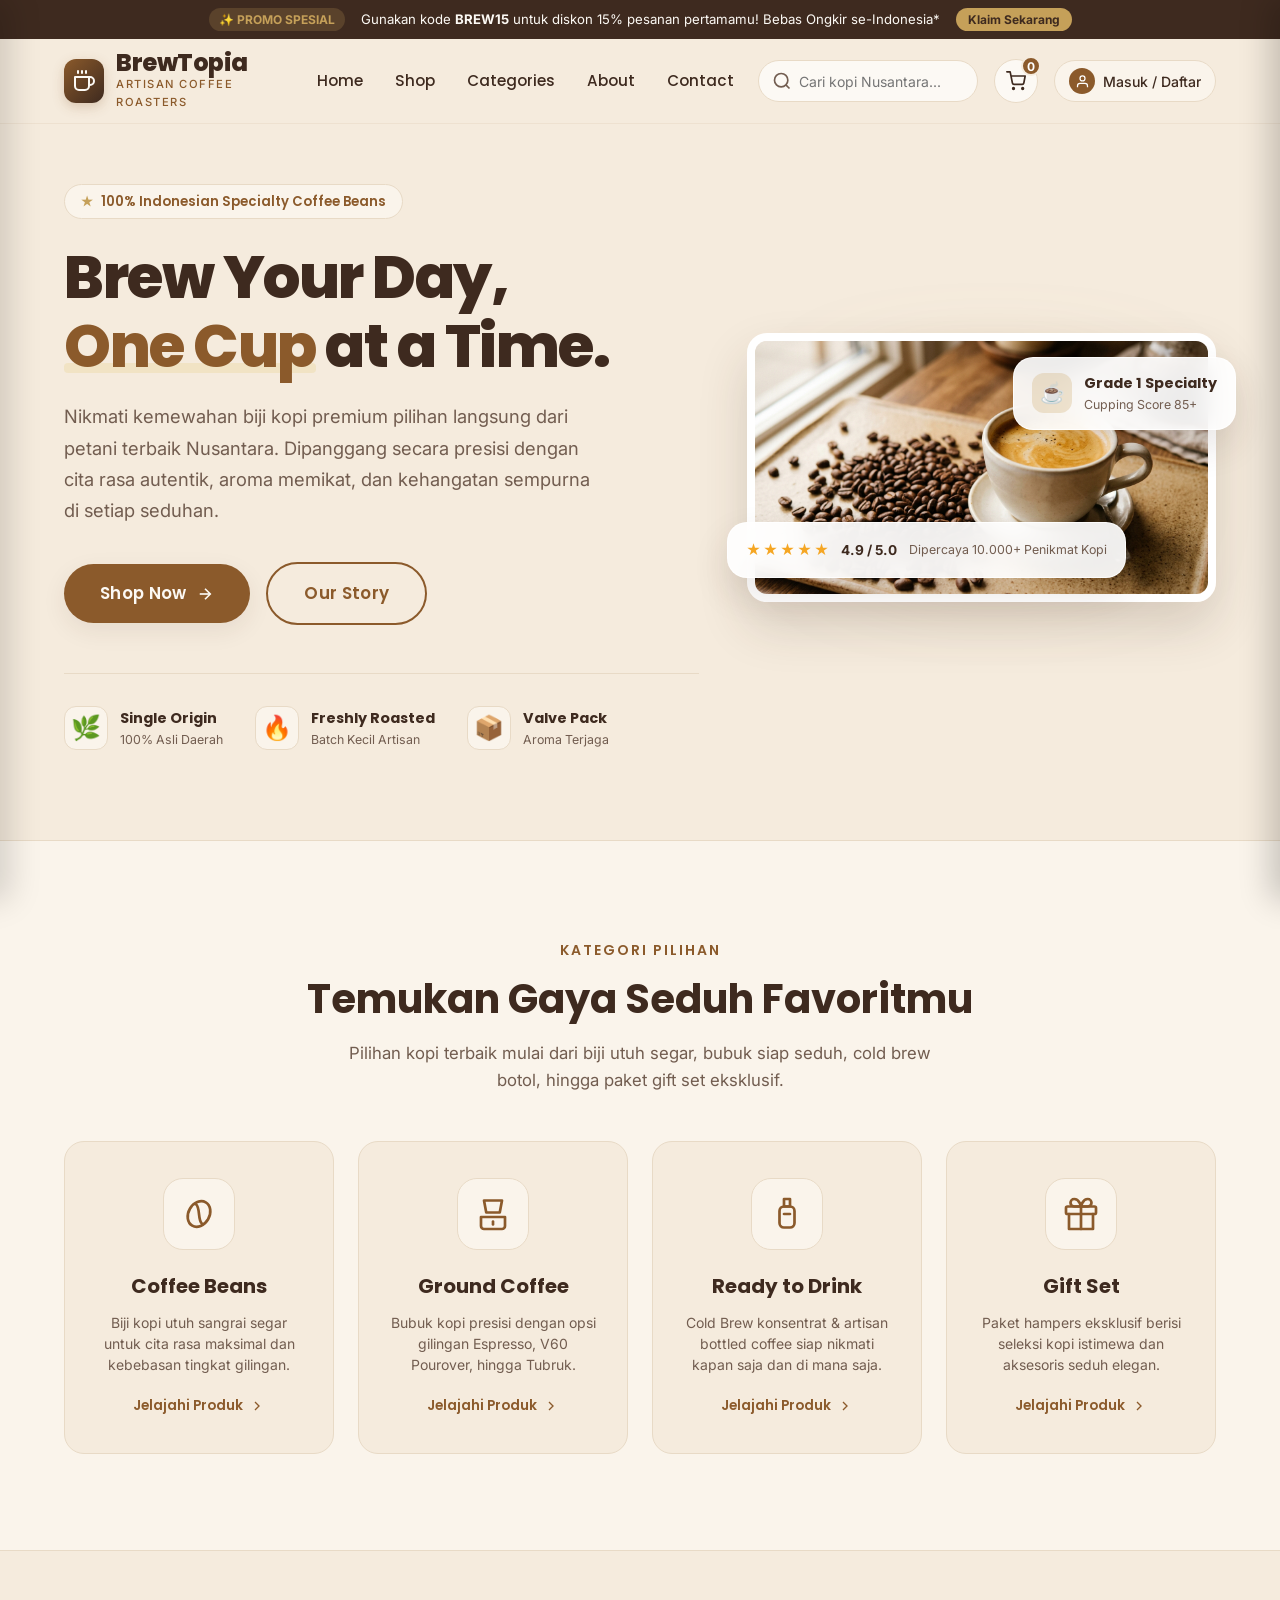
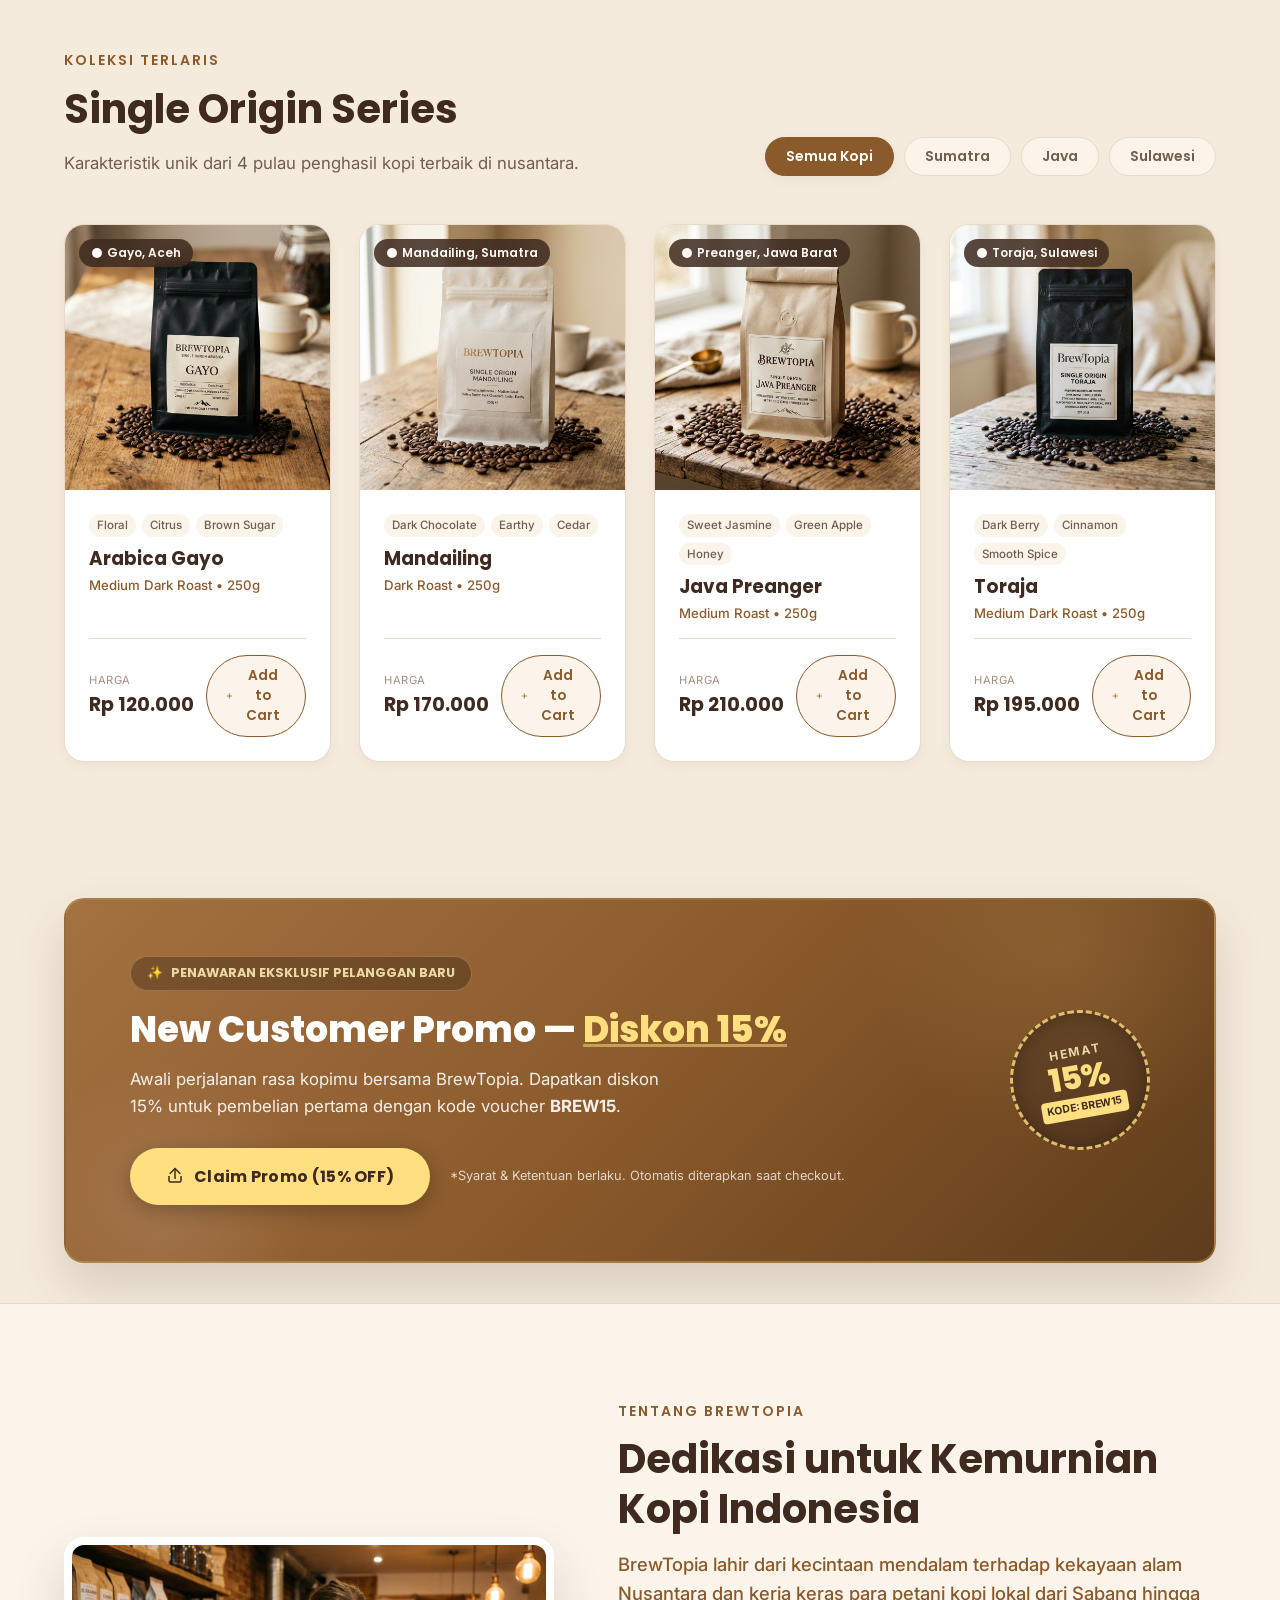
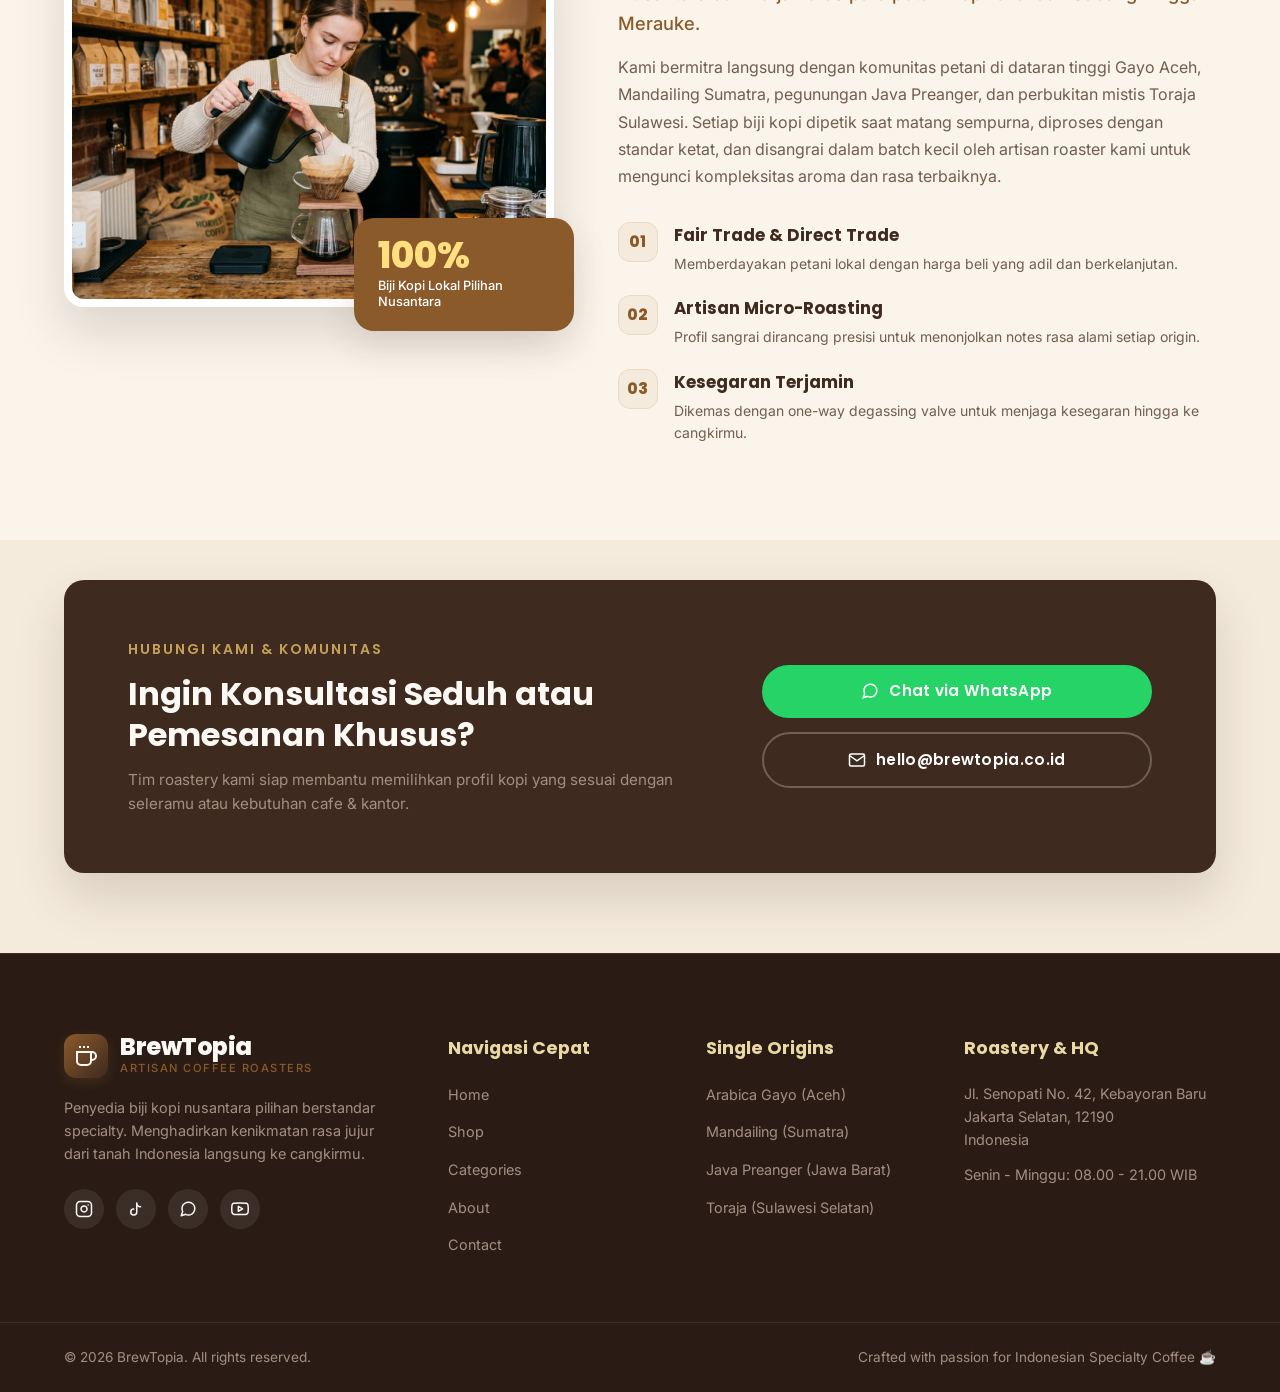
<file: index1.html>
<!DOCTYPE html>
<html lang="id">

<head>
    <meta charset="UTF-8">
    <meta name="viewport" content="width=device-width, initial-scale=1.0">
    <title>BrewTopia — Premium Artisan Coffee Beans Indonesia</title>
    <meta name="description"
        content="BrewTopia menghadirkan biji kopi premium pilihan dari tanah Nusantara: Arabica Gayo, Mandailing, Java Preanger, dan Toraja. Cita rasa otentik dalam setiap seduhan.">

    <!-- Google Fonts: Poppins & Inter -->
    <link rel="preconnect" href="https://fonts.googleapis.com">
    <link rel="preconnect" href="https://fonts.gstatic.com" crossorigin>
    <link
        href="https://fonts.googleapis.com/css2?family=Inter:wght@300;400;500;600;700&family=Poppins:wght@400;500;600;700;800&display=swap"
        rel="stylesheet">

    <link rel="stylesheet" href="styles.css">
</head>

<body>

    <!-- Top Announcement Bar -->
    <div class="announcement-bar" id="announcementBar">
        <div class="container announcement-content">
            <span class="announcement-badge">✨ PROMO SPESIAL</span>
            <span>Gunakan kode <strong>BREW15</strong> untuk diskon 15% pesanan pertamamu! Bebas Ongkir
                se-Indonesia*</span>
            <button class="btn-claim-mini" id="topClaimBtn" onclick="claimPromo('BREW15')">Klaim Sekarang</button>
        </div>
    </div>

    <!-- Main Navigation -->
    <header class="header" id="mainHeader">
        <div class="container navbar">
            <!-- Brand Logo -->
            <a href="#home" class="brand-logo" id="brandLogo">
                <div class="logo-icon-wrapper">
                    <svg class="logo-svg" viewBox="0 0 24 24" fill="none" stroke="currentColor" stroke-width="2"
                        stroke-linecap="round" stroke-linejoin="round">
                        <path d="M17 8h1a4 4 0 1 1 0 8h-1"></path>
                        <path d="M3 8h14v9a4 4 0 0 1-4 4H7a4 4 0 0 1-4-4Z"></path>
                        <line x1="6" y1="2" x2="6" y2="4"></line>
                        <line x1="10" y1="2" x2="10" y2="4"></line>
                        <line x1="14" y1="2" x2="14" y2="4"></line>
                    </svg>
                </div>
                <div class="logo-text-group">
                    <span class="logo-name">BrewTopia</span>
                    <span class="logo-tagline">Artisan Coffee Roasters</span>
                </div>
            </a>

            <!-- Desktop Navigation Menu -->
            <nav class="nav-menu" id="navMenu">
                <ul class="nav-list">
                    <li class="nav-item"><a href="#home" class="nav-link active">Home</a></li>
                    <li class="nav-item"><a href="#shop" class="nav-link">Shop</a></li>
                    <li class="nav-item"><a href="#categories" class="nav-link">Categories</a></li>
                    <li class="nav-item"><a href="#about" class="nav-link">About</a></li>
                    <li class="nav-item"><a href="#contact" class="nav-link">Contact</a></li>
                </ul>
            </nav>

            <!-- Nav Actions (Search & Cart) -->
            <div class="nav-actions">
                <!-- Search Input Bar -->
                <div class="search-wrapper" id="searchWrapper">
                    <svg class="action-icon search-icon" viewBox="0 0 24 24" fill="none" stroke="currentColor"
                        stroke-width="2">
                        <circle cx="11" cy="11" r="8"></circle>
                        <line x1="21" y1="21" x2="16.65" y2="16.65"></line>
                    </svg>
                    <input type="text" id="searchInput" class="search-input" placeholder="Cari kopi Nusantara..."
                        aria-label="Cari produk kopi" autocomplete="off">
                    <button class="search-clear-btn" id="searchClearBtn" aria-label="Hapus pencarian">&times;</button>

                    <!-- Live Search Results Dropdown -->
                    <div class="search-dropdown" id="searchDropdown">
                        <div class="search-results-list" id="searchResultsList"></div>
                    </div>
                </div>

                <!-- Cart Button -->
                <button class="cart-btn" id="cartToggleBtn" aria-label="Buka keranjang belanja">
                    <svg class="action-icon" viewBox="0 0 24 24" fill="none" stroke="currentColor" stroke-width="2"
                        stroke-linecap="round" stroke-linejoin="round">
                        <circle cx="9" cy="21" r="1"></circle>
                        <circle cx="20" cy="21" r="1"></circle>
                        <path d="M1 1h4l2.68 13.39a2 2 0 0 0 2 1.61h9.72a2 2 0 0 0 2-1.61L23 6H6"></path>
                    </svg>
                    <span class="cart-badge" id="cartCountBadge">0</span>
                </button>

                <!-- User Account Button -->
                <button class="nav-user-btn" id="navUserBtn" onclick="handleUserNavClick()" aria-label="Akun Pengguna">
                    <div class="user-avatar-mini" id="userAvatarMini">
                        <svg class="action-icon user-icon" viewBox="0 0 24 24" fill="none" stroke="currentColor"
                            stroke-width="2">
                            <path d="M20 21v-2a4 4 0 0 0-4-4H8a4 4 0 0 0-4 4v2"></path>
                            <circle cx="12" cy="7" r="4"></circle>
                        </svg>
                    </div>
                    <span class="user-nav-label" id="userNavLabel">Masuk / Daftar</span>
                </button>

                <!-- Mobile Menu Toggle -->
                <button class="mobile-toggle-btn" id="mobileMenuBtn" aria-label="Buka navigasi mobile">
                    <span></span>
                    <span></span>
                    <span></span>
                </button>
            </div>
        </div>
    </header>

    <!-- Mobile Drawer Navigation -->
    <div class="mobile-nav-drawer" id="mobileNavDrawer">
        <div class="mobile-nav-header">
            <span class="logo-name">BrewTopia</span>
            <button class="close-drawer-btn" id="closeMobileNavBtn">&times;</button>
        </div>

        <!-- Mobile User Card -->
        <div class="mobile-user-card" id="mobileUserCard" onclick="handleUserNavClick(); closeMobileMenu();">
            <div class="mobile-user-avatar" id="mobileUserAvatar">
                <svg viewBox="0 0 24 24" fill="none" stroke="currentColor" stroke-width="2">
                    <path d="M20 21v-2a4 4 0 0 0-4-4H8a4 4 0 0 0-4 4v2"></path>
                    <circle cx="12" cy="7" r="4"></circle>
                </svg>
            </div>
            <div class="mobile-user-info">
                <strong id="mobileUserName">Masuk / Daftar</strong>
                <span id="mobileUserSubtitle">Klaim Diskon 15% & Poin Kopi</span>
            </div>
            <svg viewBox="0 0 24 24" fill="none" stroke="currentColor" stroke-width="2" class="mobile-user-arrow">
                <polyline points="9 18 15 12 9 6"></polyline>
            </svg>
        </div>

        <ul class="mobile-nav-list">
            <li><a href="#home" class="mobile-nav-link" onclick="closeMobileMenu()">Home</a></li>
            <li><a href="#shop" class="mobile-nav-link" onclick="closeMobileMenu()">Shop</a></li>
            <li><a href="#categories" class="mobile-nav-link" onclick="closeMobileMenu()">Categories</a></li>
            <li><a href="#about" class="mobile-nav-link" onclick="closeMobileMenu()">About</a></li>
            <li><a href="#contact" class="mobile-nav-link" onclick="closeMobileMenu()">Contact</a></li>
        </ul>
        <div class="mobile-nav-footer">
            <p>Cita Rasa Kopi Nusantara Terbaik</p>
            <div class="promo-pill-mini" onclick="claimPromo('BREW15')">Diskon 15% Kode: <strong>BREW15</strong></div>
        </div>
    </div>
    <div class="backdrop" id="drawerBackdrop"></div>

    <!-- Hero Section -->
    <section class="hero-section" id="home">
        <div class="container hero-grid">
            <!-- Hero Content -->
            <div class="hero-text-content">
                <div class="hero-tag">
                    <span class="gold-star">★</span> 100% Indonesian Specialty Coffee Beans
                </div>
                <h1 class="hero-headline">
                    Brew Your Day, <br>
                    <span class="highlight-text">One Cup</span> at a Time.
                </h1>
                <p class="hero-subheadline">
                    Nikmati kemewahan biji kopi premium pilihan langsung dari petani terbaik Nusantara. Dipanggang
                    secara presisi dengan cita rasa autentik, aroma memikat, dan kehangatan sempurna di setiap seduhan.
                </p>
                <div class="hero-cta-group">
                    <a href="#shop" class="btn btn-primary btn-hero">
                        <span>Shop Now</span>
                        <svg viewBox="0 0 24 24" fill="none" stroke="currentColor" stroke-width="2.2" class="btn-icon">
                            <line x1="5" y1="12" x2="19" y2="12"></line>
                            <polyline points="12 5 19 12 12 19"></polyline>
                        </svg>
                    </a>
                    <a href="#about" class="btn btn-outline btn-hero">
                        <span>Our Story</span>
                    </a>
                </div>

                <!-- Trust Badges -->
                <div class="hero-features">
                    <div class="feature-badge">
                        <div class="feature-icon">🌿</div>
                        <div class="feature-info">
                            <strong>Single Origin</strong>
                            <span>100% Asli Daerah</span>
                        </div>
                    </div>
                    <div class="feature-badge">
                        <div class="feature-icon">🔥</div>
                        <div class="feature-info">
                            <strong>Freshly Roasted</strong>
                            <span>Batch Kecil Artisan</span>
                        </div>
                    </div>
                    <div class="feature-badge">
                        <div class="feature-icon">📦</div>
                        <div class="feature-info">
                            <strong>Valve Pack</strong>
                            <span>Aroma Terjaga</span>
                        </div>
                    </div>
                </div>
            </div>

            <!-- Hero Visual -->
            <div class="hero-image-wrapper">
                <div class="image-glow-bg"></div>
                <div class="hero-image-card">
                    <img src="./assets/hero_coffee.jpg"
                        alt="Biji kopi sangrai premium dan secangkir kopi hangat BrewTopia" class="hero-img"
                        loading="eager">

                    <!-- Floating Highlight Cards -->
                    <div class="floating-badge badge-top-right">
                        <div class="badge-icon-gold">☕</div>
                        <div>
                            <p class="badge-title">Grade 1 Specialty</p>
                            <p class="badge-desc">Cupping Score 85+</p>
                        </div>
                    </div>

                    <div class="floating-badge badge-bottom-left">
                        <div class="badge-avatar-group">
                            <span class="rating-stars">★★★★★</span>
                            <span class="rating-score">4.9 / 5.0</span>
                        </div>
                        <p class="badge-desc">Dipercaya 10.000+ Penikmat Kopi</p>
                    </div>
                </div>
            </div>
        </div>
    </section>

    <!-- Categories Section -->
    <section class="section categories-section" id="categories">
        <div class="container">
            <div class="section-header text-center">
                <span class="section-subtitle">Kategori Pilihan</span>
                <h2 class="section-title">Temukan Gaya Seduh Favoritmu</h2>
                <p class="section-description">Pilihan kopi terbaik mulai dari biji utuh segar, bubuk siap seduh, cold
                    brew botol, hingga paket gift set eksklusif.</p>
            </div>

            <div class="categories-grid">
                <!-- Category 1: Coffee Beans -->
                <div class="category-card" onclick="filterByCategory('beans')" data-category="beans">
                    <div class="category-icon-box">
                        <svg viewBox="0 0 24 24" fill="none" stroke="currentColor" stroke-width="1.8"
                            stroke-linecap="round" stroke-linejoin="round">
                            <ellipse cx="12" cy="12" rx="7" ry="9" transform="rotate(30 12 12)"></ellipse>
                            <path d="M10 5.5 C 13 8, 11 16, 14 18.5"></path>
                        </svg>
                    </div>
                    <h3 class="category-name">Coffee Beans</h3>
                    <p class="category-desc">Biji kopi utuh sangrai segar untuk cita rasa maksimal dan kebebasan tingkat
                        gilingan.</p>
                    <span class="category-link">
                        Jelajahi Produk
                        <svg viewBox="0 0 24 24" fill="none" stroke="currentColor" stroke-width="2" class="link-arrow">
                            <polyline points="9 18 15 12 9 6"></polyline>
                        </svg>
                    </span>
                </div>

                <!-- Category 2: Ground Coffee -->
                <div class="category-card" onclick="filterByCategory('ground')" data-category="ground">
                    <div class="category-icon-box">
                        <svg viewBox="0 0 24 24" fill="none" stroke="currentColor" stroke-width="1.8"
                            stroke-linecap="round" stroke-linejoin="round">
                            <path d="M6 3h12l-1.5 8h-9L6 3z"></path>
                            <path d="M4 14h16v6a2 2 0 0 1-2 2H6a2 2 0 0 1-2-2v-6z"></path>
                            <line x1="12" y1="17" x2="12" y2="19"></line>
                        </svg>
                    </div>
                    <h3 class="category-name">Ground Coffee</h3>
                    <p class="category-desc">Bubuk kopi presisi dengan opsi gilingan Espresso, V60 Pourover, hingga
                        Tubruk.</p>
                    <span class="category-link">
                        Jelajahi Produk
                        <svg viewBox="0 0 24 24" fill="none" stroke="currentColor" stroke-width="2" class="link-arrow">
                            <polyline points="9 18 15 12 9 6"></polyline>
                        </svg>
                    </span>
                </div>

                <!-- Category 3: Ready to Drink -->
                <div class="category-card" onclick="filterByCategory('rtd')" data-category="rtd">
                    <div class="category-icon-box">
                        <svg viewBox="0 0 24 24" fill="none" stroke="currentColor" stroke-width="1.8"
                            stroke-linecap="round" stroke-linejoin="round">
                            <rect x="7" y="7" width="10" height="14" rx="3"></rect>
                            <path d="M10 2h4v5h-4z"></path>
                            <line x1="10" y1="12" x2="14" y2="12"></line>
                        </svg>
                    </div>
                    <h3 class="category-name">Ready to Drink</h3>
                    <p class="category-desc">Cold Brew konsentrat & artisan bottled coffee siap nikmati kapan saja dan
                        di mana saja.</p>
                    <span class="category-link">
                        Jelajahi Produk
                        <svg viewBox="0 0 24 24" fill="none" stroke="currentColor" stroke-width="2" class="link-arrow">
                            <polyline points="9 18 15 12 9 6"></polyline>
                        </svg>
                    </span>
                </div>

                <!-- Category 4: Gift Set -->
                <div class="category-card" onclick="filterByCategory('gift')" data-category="gift">
                    <div class="category-icon-box">
                        <svg viewBox="0 0 24 24" fill="none" stroke="currentColor" stroke-width="1.8"
                            stroke-linecap="round" stroke-linejoin="round">
                            <polyline points="20 12 20 22 4 22 4 12"></polyline>
                            <rect x="2" y="7" width="20" height="5" rx="1"></rect>
                            <line x1="12" y1="22" x2="12" y2="7"></line>
                            <path d="M12 7H7.5a2.5 2.5 0 0 1 0-5C11 2 12 7 12 7z"></path>
                            <path d="M12 7h4.5a2.5 2.5 0 0 0 0-5C13 2 12 7 12 7z"></path>
                        </svg>
                    </div>
                    <h3 class="category-name">Gift Set</h3>
                    <p class="category-desc">Paket hampers eksklusif berisi seleksi kopi istimewa dan aksesoris seduh
                        elegan.</p>
                    <span class="category-link">
                        Jelajahi Produk
                        <svg viewBox="0 0 24 24" fill="none" stroke="currentColor" stroke-width="2" class="link-arrow">
                            <polyline points="9 18 15 12 9 6"></polyline>
                        </svg>
                    </span>
                </div>
            </div>
        </div>
    </section>

    <!-- Featured Products Section -->
    <section class="section products-section" id="shop">
        <div class="container">
            <div class="section-header-flex">
                <div>
                    <span class="section-subtitle">Koleksi Terlaris</span>
                    <h2 class="section-title">Single Origin Series</h2>
                    <p class="section-description">Karakteristik unik dari 4 pulau penghasil kopi terbaik di nusantara.
                    </p>
                </div>

                <!-- Filter Tabs -->
                <div class="filter-pills" id="filterPills">
                    <button class="filter-pill active" onclick="setProductFilter('all')">Semua Kopi</button>
                    <button class="filter-pill" onclick="setProductFilter('sumatra')">Sumatra</button>
                    <button class="filter-pill" onclick="setProductFilter('java')">Java</button>
                    <button class="filter-pill" onclick="setProductFilter('sulawesi')">Sulawesi</button>
                </div>
            </div>

            <!-- Products Grid -->
            <div class="products-grid" id="productsContainer">
                <!-- Rendered dynamically by app.js for full state synchronization -->
            </div>
        </div>
    </section>

    <!-- Promo Banner Section -->
    <section class="promo-section" id="promo">
        <div class="container">
            <div class="promo-banner-card">
                <div class="promo-decor-circle circle-1"></div>
                <div class="promo-decor-circle circle-2"></div>

                <div class="promo-content">
                    <div class="promo-badge">
                        <span class="sparkle">✨</span> PENAWARAN EKSKLUSIF PELANGGAN BARU
                    </div>
                    <h2 class="promo-title">
                        New Customer Promo — <span class="promo-highlight">Diskon 15%</span>
                    </h2>
                    <p class="promo-description">
                        Awali perjalanan rasa kopimu bersama BrewTopia. Dapatkan diskon 15% untuk pembelian pertama
                        dengan kode voucher <strong>BREW15</strong>.
                    </p>
                    <div class="promo-actions">
                        <button class="btn btn-claim" id="claimPromoBtn" onclick="claimPromo('BREW15')">
                            <svg viewBox="0 0 24 24" fill="none" stroke="currentColor" stroke-width="2"
                                class="btn-icon">
                                <path d="M20 12v6a2 2 0 0 1-2 2H6a2 2 0 0 1-2-2v-6"></path>
                                <path d="M12 2v14"></path>
                                <polyline points="19 9 12 2 5 9"></polyline>
                            </svg>
                            <span>Claim Promo (15% OFF)</span>
                        </button>
                        <span class="promo-terms">*Syarat & Ketentuan berlaku. Otomatis diterapkan saat checkout.</span>
                    </div>
                </div>

                <div class="promo-badge-visual">
                    <div class="promo-stamp">
                        <span class="stamp-sub">HEMAT</span>
                        <span class="stamp-main">15%</span>
                        <span class="stamp-code">KODE: BREW15</span>
                    </div>
                </div>
            </div>
        </div>
    </section>

    <!-- About Us Section -->
    <section class="section about-section" id="about">
        <div class="container about-grid">
            <!-- About Visual -->
            <div class="about-image-wrapper">
                <div class="about-image-card">
                    <img src="./assets/about_brew.jpg" alt="Barista BrewTopia menyeduh kopi pour over manual brew"
                        class="about-img" loading="lazy">
                    <div class="about-stat-card">
                        <div class="stat-number">100%</div>
                        <div class="stat-label">Biji Kopi Lokal Pilihan Nusantara</div>
                    </div>
                </div>
            </div>

            <!-- About Text -->
            <div class="about-text-content">
                <span class="section-subtitle">Tentang BrewTopia</span>
                <h2 class="section-title">Dedikasi untuk Kemurnian Kopi Indonesia</h2>
                <p class="about-lead">
                    BrewTopia lahir dari kecintaan mendalam terhadap kekayaan alam Nusantara dan kerja keras para petani
                    kopi lokal dari Sabang hingga Merauke.
                </p>
                <p class="about-body">
                    Kami bermitra langsung dengan komunitas petani di dataran tinggi Gayo Aceh, Mandailing Sumatra,
                    pegunungan Java Preanger, dan perbukitan mistis Toraja Sulawesi. Setiap biji kopi dipetik saat
                    matang sempurna, diproses dengan standar ketat, dan disangrai dalam batch kecil oleh artisan roaster
                    kami untuk mengunci kompleksitas aroma dan rasa terbaiknya.
                </p>

                <div class="about-values-grid">
                    <div class="value-item">
                        <div class="value-bullet">01</div>
                        <div>
                            <h4 class="value-title">Fair Trade & Direct Trade</h4>
                            <p class="value-desc">Memberdayakan petani lokal dengan harga beli yang adil dan
                                berkelanjutan.</p>
                        </div>
                    </div>
                    <div class="value-item">
                        <div class="value-bullet">02</div>
                        <div>
                            <h4 class="value-title">Artisan Micro-Roasting</h4>
                            <p class="value-desc">Profil sangrai dirancang presisi untuk menonjolkan notes rasa alami
                                setiap origin.</p>
                        </div>
                    </div>
                    <div class="value-item">
                        <div class="value-bullet">03</div>
                        <div>
                            <h4 class="value-title">Kesegaran Terjamin</h4>
                            <p class="value-desc">Dikemas dengan one-way degassing valve untuk menjaga kesegaran hingga
                                ke cangkirmu.</p>
                        </div>
                    </div>
                </div>
            </div>
        </div>
    </section>

    <!-- Contact & Newsletter Section -->
    <section class="section contact-section" id="contact">
        <div class="container">
            <div class="newsletter-card">
                <div class="newsletter-info">
                    <span class="section-subtitle gold">Hubungi Kami & Komunitas</span>
                    <h2 class="newsletter-title">Ingin Konsultasi Seduh atau Pemesanan Khusus?</h2>
                    <p class="newsletter-desc">Tim roastery kami siap membantu memilihkan profil kopi yang sesuai dengan
                        seleramu atau kebutuhan cafe & kantor.</p>
                </div>
                <div class="newsletter-form-box">
                    <div class="contact-buttons-group">
                        <a href="https://wa.me/6281234567890?text=Halo%20BrewTopia,%20saya%20tertarik%20dengan%20koleksi%20kopi%20premium%20Anda."
                            target="_blank" rel="noopener" class="btn btn-whatsapp">
                            <svg viewBox="0 0 24 24" fill="none" stroke="currentColor" stroke-width="2"
                                class="btn-icon">
                                <path
                                    d="M21 11.5a8.38 8.38 0 0 1-.9 3.8 8.5 8.5 0 0 1-7.6 4.7 8.38 8.38 0 0 1-3.8-.9L3 21l1.9-5.7a8.38 8.38 0 0 1-.9-3.8 8.5 8.5 0 0 1 4.7-7.6 8.38 8.38 0 0 1 3.8-.9h.5a8.48 8.48 0 0 1 8 8v.5z">
                                </path>
                            </svg>
                            <span>Chat via WhatsApp</span>
                        </a>
                        <a href="mailto:hello@brewtopia.co.id" class="btn btn-outline-light">
                            <svg viewBox="0 0 24 24" fill="none" stroke="currentColor" stroke-width="2"
                                class="btn-icon">
                                <path d="M4 4h16c1.1 0 2 .9 2 2v12c0 1.1-.9 2-2 2H4c-1.1 0-2-.9-2-2V6c0-1.1.9-2 2-2z">
                                </path>
                                <polyline points="22,6 12,13 2,6"></polyline>
                            </svg>
                            <span>hello@brewtopia.co.id</span>
                        </a>
                    </div>
                </div>
            </div>
        </div>
    </section>

    <!-- Footer -->
    <footer class="footer">
        <div class="container footer-content">
            <div class="footer-brand-col">
                <a href="#home" class="brand-logo footer-logo">
                    <div class="logo-icon-wrapper">
                        <svg class="logo-svg" viewBox="0 0 24 24" fill="none" stroke="currentColor" stroke-width="2">
                            <path d="M17 8h1a4 4 0 1 1 0 8h-1"></path>
                            <path d="M3 8h14v9a4 4 0 0 1-4 4H7a4 4 0 0 1-4-4Z"></path>
                            <line x1="6" y1="2" x2="6" y2="4"></line>
                            <line x1="10" y1="2" x2="10" y2="4"></line>
                            <line x1="14" y1="2" x2="14" y2="4"></line>
                        </svg>
                    </div>
                    <div class="logo-text-group">
                        <span class="logo-name">BrewTopia</span>
                        <span class="logo-tagline">Artisan Coffee Roasters</span>
                    </div>
                </a>
                <p class="footer-tagline-text">
                    Penyedia biji kopi nusantara pilihan berstandar specialty. Menghadirkan kenikmatan rasa jujur dari
                    tanah Indonesia langsung ke cangkirmu.
                </p>

                <!-- Social Media Icons -->
                <div class="social-links">
                    <a href="https://instagram.com" target="_blank" rel="noopener" class="social-link"
                        aria-label="Instagram BrewTopia">
                        <svg viewBox="0 0 24 24" fill="none" stroke="currentColor" stroke-width="2"
                            stroke-linecap="round" stroke-linejoin="round">
                            <rect x="2" y="2" width="20" height="20" rx="5" ry="5"></rect>
                            <path d="M16 11.37A4 4 0 1 1 12.63 8 4 4 0 0 1 16 11.37z"></path>
                            <line x1="17.5" y1="6.5" x2="17.51" y2="6.5"></line>
                        </svg>
                    </a>
                    <a href="https://tiktok.com" target="_blank" rel="noopener" class="social-link"
                        aria-label="TikTok BrewTopia">
                        <svg viewBox="0 0 24 24" fill="none" stroke="currentColor" stroke-width="2"
                            stroke-linecap="round" stroke-linejoin="round">
                            <path d="M9 12a4 4 0 1 0 4 4V4a5 5 0 0 0 5 5"></path>
                        </svg>
                    </a>
                    <a href="https://wa.me/6281234567890" target="_blank" rel="noopener" class="social-link"
                        aria-label="WhatsApp BrewTopia">
                        <svg viewBox="0 0 24 24" fill="none" stroke="currentColor" stroke-width="2"
                            stroke-linecap="round" stroke-linejoin="round">
                            <path
                                d="M21 11.5a8.38 8.38 0 0 1-.9 3.8 8.5 8.5 0 0 1-7.6 4.7 8.38 8.38 0 0 1-3.8-.9L3 21l1.9-5.7a8.38 8.38 0 0 1-.9-3.8 8.5 8.5 0 0 1 4.7-7.6 8.38 8.38 0 0 1 3.8-.9h.5a8.48 8.48 0 0 1 8 8v.5z">
                            </path>
                        </svg>
                    </a>
                    <a href="https://youtube.com" target="_blank" rel="noopener" class="social-link"
                        aria-label="YouTube BrewTopia">
                        <svg viewBox="0 0 24 24" fill="none" stroke="currentColor" stroke-width="2"
                            stroke-linecap="round" stroke-linejoin="round">
                            <path
                                d="M22.54 6.42a2.78 2.78 0 0 0-1.94-2C18.88 4 12 4 12 4s-6.88 0-8.6.46a2.78 2.78 0 0 0-1.94 2A29 29 0 0 0 1 11.75a29 29 0 0 0 .46 5.33A2.78 2.78 0 0 0 3.4 19c1.72.46 8.6.46 8.6.46s6.88 0 8.6-.46a2.78 2.78 0 0 0 1.94-2 29 29 0 0 0 .46-5.25 29 29 0 0 0-.46-5.33z">
                            </path>
                            <polygon points="9.75 15.02 15.5 11.75 9.75 8.48 9.75 15.02"></polygon>
                        </svg>
                    </a>
                </div>
            </div>

            <!-- Footer Nav Column -->
            <div class="footer-links-col">
                <h4 class="footer-heading">Navigasi Cepat</h4>
                <ul class="footer-links-list">
                    <li><a href="#home">Home</a></li>
                    <li><a href="#shop">Shop</a></li>
                    <li><a href="#categories">Categories</a></li>
                    <li><a href="#about">About</a></li>
                    <li><a href="#contact">Contact</a></li>
                </ul>
            </div>

            <!-- Origins Column -->
            <div class="footer-links-col">
                <h4 class="footer-heading">Single Origins</h4>
                <ul class="footer-links-list">
                    <li><a href="#shop" onclick="setProductFilter('sumatra')">Arabica Gayo (Aceh)</a></li>
                    <li><a href="#shop" onclick="setProductFilter('sumatra')">Mandailing (Sumatra)</a></li>
                    <li><a href="#shop" onclick="setProductFilter('java')">Java Preanger (Jawa Barat)</a></li>
                    <li><a href="#shop" onclick="setProductFilter('sulawesi')">Toraja (Sulawesi Selatan)</a></li>
                </ul>
            </div>

            <!-- Location / Hours Column -->
            <div class="footer-links-col">
                <h4 class="footer-heading">Roastery & HQ</h4>
                <p class="footer-address">
                    Jl. Senopati No. 42, Kebayoran Baru<br>
                    Jakarta Selatan, 12190<br>
                    Indonesia
                </p>
                <p class="footer-hours">
                    Senin - Minggu: 08.00 - 21.00 WIB
                </p>
            </div>
        </div>

        <!-- Copyright -->
        <div class="footer-bottom">
            <div class="container footer-bottom-flex">
                <p>© 2026 BrewTopia. All rights reserved.</p>
                <p class="footer-made">Crafted with passion for Indonesian Specialty Coffee ☕</p>
            </div>
        </div>
    </footer>

    <!-- Slide-out Cart Drawer -->
    <div class="cart-drawer" id="cartDrawer">
        <div class="cart-drawer-header">
            <div class="cart-header-title">
                <h3>Keranjang Belanja</h3>
                <span class="cart-items-count" id="cartHeaderCount">(0 item)</span>
            </div>
            <button class="close-cart-btn" id="closeCartBtn" aria-label="Tutup keranjang">&times;</button>
        </div>

        <!-- Promo Banner inside Cart -->
        <div class="cart-promo-pill" id="cartPromoAlert">
            <div class="cart-promo-left">
                <span class="tag-icon">🏷️</span>
                <div>
                    <strong id="cartPromoTitle">Diskon 15% Pembelian Pertama</strong>
                    <p class="cart-promo-sub">Gunakan kode <strong>BREW15</strong></p>
                </div>
            </div>
            <button class="cart-promo-apply-btn" id="cartPromoApplyBtn" onclick="claimPromo('BREW15')">Terapkan</button>
        </div>

        <!-- Cart Items Body -->
        <div class="cart-drawer-body" id="cartItemsList">
            <!-- Rendered dynamically -->
        </div>

        <!-- Cart Footer & Calculation -->
        <div class="cart-drawer-footer" id="cartDrawerFooter">
            <div class="cart-summary-row">
                <span>Subtotal</span>
                <span id="cartSubtotal">Rp0</span>
            </div>
            <div class="cart-summary-row discount-row" id="cartDiscountRow" style="display: none;">
                <span>Diskon Promo (15%)</span>
                <span class="discount-val" id="cartDiscountAmount">-Rp0</span>
            </div>
            <div class="cart-summary-row total-row">
                <span>Total Pembayaran</span>
                <span class="total-val" id="cartTotal">Rp0</span>
            </div>

            <button class="btn btn-primary btn-checkout" id="checkoutBtn" onclick="openCheckoutModal()">
                <span>Lanjut ke Pembayaran</span>
                <svg viewBox="0 0 24 24" fill="none" stroke="currentColor" stroke-width="2" class="btn-icon">
                    <line x1="5" y1="12" x2="19" y2="12"></line>
                    <polyline points="12 5 19 12 12 19"></polyline>
                </svg>
            </button>
        </div>
    </div>

    <!-- Quick View Modal -->
    <div class="modal" id="quickViewModal">
        <div class="modal-content quickview-modal-content">
            <button class="modal-close-btn" id="closeQuickViewBtn">&times;</button>
            <div class="quickview-grid" id="quickViewContent">
                <!-- Rendered dynamically -->
            </div>
        </div>
    </div>

    <!-- Checkout Confirmation Modal -->
    <div class="modal" id="checkoutModal">
        <div class="modal-content checkout-modal-content">
            <button class="modal-close-btn" id="closeCheckoutBtn">&times;</button>
            <div class="checkout-header text-center">
                <div class="checkout-icon-check">✓</div>
                <h3>Konfirmasi Pesanan BrewTopia</h3>
                <p>Pesanan Anda siap diteruskan ke WhatsApp Roaster untuk pengiriman instan.</p>
            </div>

            <div class="checkout-details-box" id="checkoutDetailsBox">
                <!-- Rendered dynamically -->
            </div>

            <div class="checkout-actions">
                <button class="btn btn-whatsapp btn-full" id="confirmWhatsAppCheckoutBtn">
                    <svg viewBox="0 0 24 24" fill="none" stroke="currentColor" stroke-width="2" class="btn-icon">
                        <path
                            d="M21 11.5a8.38 8.38 0 0 1-.9 3.8 8.5 8.5 0 0 1-7.6 4.7 8.38 8.38 0 0 1-3.8-.9L3 21l1.9-5.7a8.38 8.38 0 0 1-.9-3.8 8.5 8.5 0 0 1 4.7-7.6 8.38 8.38 0 0 1 3.8-.9h.5a8.48 8.48 0 0 1 8 8v.5z">
                        </path>
                    </svg>
                    <span>Kirim Pesanan via WhatsApp</span>
                </button>
                <button class="btn btn-outline btn-full" onclick="closeCheckoutModal()">Kembali Belanja</button>
            </div>
        </div>
    </div>

    <!-- Gmail Push Notification Simulation Banner -->
    <div class="gmail-notification-banner" id="gmailNotificationBanner">
        <div class="gmail-banner-left">
            <div class="gmail-icon-wrapper">
                <svg viewBox="0 0 48 48" width="24" height="24">
                    <path fill="#4285F4"
                        d="M45,16.2l-5,2.75V37c0,2.21-1.79,4-4,4H12c-2.21,0-4-1.79-4-4V18.95l-5-2.75C2.39,15.86,2,15.2,2,14.5v-6C2,7.12,3.12,6,4.5,6c0.57,0,1.1,0.2,1.5,0.56L24,20l18-13.44C42.4,6.2,42.93,6,43.5,6C44.88,6,46,7.12,46,8.5v6C46,15.2,45.61,15.86,45,16.2z" />
                    <path fill="#34A853" d="M8,37c0,2.21,1.79,4,4,4h5V26.5L8,19V37z" />
                    <path fill="#EA4335" d="M40,37c0,2.21-1.79,4-4,4h-5V26.5L40,19V37z" />
                    <path fill="#FBBC05" d="M31,26.5V41h-7V26.5L24,20L31,26.5z" />
                </svg>
            </div>
            <div class="gmail-banner-text">
                <div class="gmail-banner-sender">
                    <span><strong>Gmail</strong> • BrewTopia Security</span>
                    <span class="gmail-time">Baru saja</span>
                </div>
                <div class="gmail-banner-title">Kode Verifikasi: <strong class="gmail-otp-highlight"
                        id="gmailOtpCodeDisplay">------</strong></div>
                <p class="gmail-banner-preview">Masukkan kode 6 digit ini untuk mengaktifkan akun Anda di BrewTopia.</p>
            </div>
        </div>
        <div class="gmail-banner-actions">
            <button class="gmail-copy-btn" id="gmailCopyOtpBtn" onclick="autoFillOTP()">
                <svg viewBox="0 0 24 24" width="14" height="14" fill="none" stroke="currentColor" stroke-width="2">
                    <rect x="9" y="9" width="13" height="13" rx="2" ry="2"></rect>
                    <path d="M5 15H4a2 2 0 0 1-2-2V4a2 2 0 0 1 2-2h9a2 2 0 0 1 2 2v1"></path>
                </svg>
                <span>Salin & Isi</span>
            </button>
            <button class="gmail-close-btn" onclick="dismissGmailNotification()">&times;</button>
        </div>
    </div>

    <!-- Auth Modal (Login, Register with Gmail OTP, Create Password) -->
    <div class="modal" id="authModal">
        <div class="modal-content auth-modal-content">
            <button class="modal-close-btn" id="closeAuthBtn" onclick="closeAuthModal()">&times;</button>

            <!-- Dynamic Promo Intent Banner inside Auth -->
            <div class="auth-promo-intent-box" id="authPromoIntentBox" style="display: none;">
                <div class="auth-intent-icon">🎁</div>
                <div class="auth-intent-text">
                    <strong>Syarat Klaim Promo</strong>
                    <p id="authPromoIntentMessage">Masuk atau Buat Akun terlebih dahulu untuk menggunakan promo <span
                            class="promo-code-badge" id="authPromoCodeTag">BREW15</span></p>
                </div>
            </div>

            <!-- Auth Header -->
            <div class="auth-header text-center">
                <div class="auth-brand-logo">
                    <svg class="logo-svg" viewBox="0 0 24 24" fill="none" stroke="currentColor" stroke-width="2">
                        <path d="M17 8h1a4 4 0 1 1 0 8h-1"></path>
                        <path d="M3 8h14v9a4 4 0 0 1-4 4H7a4 4 0 0 1-4-4Z"></path>
                        <line x1="6" y1="2" x2="6" y2="4"></line>
                        <line x1="10" y1="2" x2="10" y2="4"></line>
                        <line x1="14" y1="2" x2="14" y2="4"></line>
                    </svg>
                </div>
                <h3 class="auth-title" id="authMainTitle">Selamat Datang di BrewTopia</h3>
                <p class="auth-subtitle" id="authMainSubtitle">Akses promo eksklusif, koleksi kopi artisan & kumpulkan
                    BrewPoints.</p>
            </div>

            <!-- Auth Tabs Switcher -->
            <div class="auth-tabs">
                <button class="auth-tab-btn active" id="tabBtnLogin" onclick="switchAuthTab('login')">Masuk ke
                    Akun</button>
                <button class="auth-tab-btn" id="tabBtnRegister" onclick="switchAuthTab('register')">Daftar Akun
                    Baru</button>
            </div>

            <!-- TAB 1: LOGIN PANEL -->
            <div class="auth-tab-panel active" id="authPanelLogin">
                <form id="loginForm" onsubmit="handleLoginSubmit(event)" novalidate>
                    <div class="form-group">
                        <label class="form-label" for="loginEmail">Email / Gmail</label>
                        <div class="input-icon-wrapper">
                            <svg viewBox="0 0 24 24" fill="none" stroke="currentColor" stroke-width="2"
                                class="input-icon">
                                <path d="M4 4h16c1.1 0 2 .9 2 2v12c0 1.1-.9 2-2 2H4c-1.1 0-2-.9-2-2V6c0-1.1.9-2 2-2z">
                                </path>
                                <polyline points="22,6 12,13 2,6"></polyline>
                            </svg>
                            <input type="email" id="loginEmail" class="form-input" placeholder="contoh: nama@gmail.com"
                                required autocomplete="email">
                        </div>
                    </div>

                    <div class="form-group">
                        <div class="form-label-row">
                            <label class="form-label" for="loginPassword">Kata Sandi</label>
                            <a href="javascript:void(0)" class="form-link-sm" onclick="showForgotPasswordAlert()">Lupa
                                sandi?</a>
                        </div>
                        <div class="input-icon-wrapper">
                            <svg viewBox="0 0 24 24" fill="none" stroke="currentColor" stroke-width="2"
                                class="input-icon">
                                <rect x="3" y="11" width="18" height="11" rx="2" ry="2"></rect>
                                <path d="M7 11V7a5 5 0 0 1 10 0v4"></path>
                            </svg>
                            <input type="password" id="loginPassword" class="form-input"
                                placeholder="Masukkan kata sandi..." required autocomplete="current-password">
                            <button type="button" class="btn-toggle-pwd"
                                onclick="togglePasswordVisibility('loginPassword', this)" aria-label="Lihat kata sandi">
                                <svg viewBox="0 0 24 24" fill="none" stroke="currentColor" stroke-width="2"
                                    class="eye-icon">
                                    <path d="M1 12s4-8 11-8 11 8 11 8-4 8-11 8-11-8-11-8z"></path>
                                    <circle cx="12" cy="12" r="3"></circle>
                                </svg>
                            </button>
                        </div>
                    </div>

                    <div class="form-options-row">
                        <label class="checkbox-label">
                            <input type="checkbox" id="loginRememberMe" checked>
                            <span>Ingat saya di perangkat ini</span>
                        </label>
                    </div>

                    <button type="submit" class="btn btn-primary btn-full btn-auth-submit" id="loginSubmitBtn">
                        <span>Masuk ke Akun</span>
                        <svg viewBox="0 0 24 24" fill="none" stroke="currentColor" stroke-width="2" class="btn-icon">
                            <line x1="5" y1="12" x2="19" y2="12"></line>
                            <polyline points="12 5 19 12 12 19"></polyline>
                        </svg>
                    </button>
                </form>

                <div class="auth-divider">
                    <span>atau masuk lebih cepat dengan</span>
                </div>

                <!-- Google Sign-in Button -->
                <button type="button" class="btn-google-auth" onclick="openGoogleAccountPicker()">
                    <svg viewBox="0 0 48 48" class="google-svg-icon" width="20" height="20">
                        <path fill="#EA4335"
                            d="M24 9.5c3.54 0 6.71 1.22 9.21 3.6l6.85-6.85C35.9 2.38 30.47 0 24 0 14.62 0 6.51 5.38 2.56 13.22l7.98 6.19C12.43 13.72 17.74 9.5 24 9.5z" />
                        <path fill="#4285F4"
                            d="M46.98 24.55c0-1.57-.15-3.09-.38-4.55H24v9.02h12.94c-.58 2.96-2.26 5.48-4.78 7.18l7.73 6c4.51-4.18 7.09-10.36 7.09-17.65z" />
                        <path fill="#FBBC05"
                            d="M10.53 28.59c-.48-1.45-.76-2.99-.76-4.59s.27-3.14.76-4.59l-7.98-6.19C.92 16.46 0 20.12 0 24c0 3.88.92 7.54 2.56 10.78l7.97-6.19z" />
                        <path fill="#34A853"
                            d="M24 48c6.48 0 11.93-2.13 15.89-5.81l-7.73-6c-2.15 1.45-4.92 2.3-8.16 2.3-6.26 0-11.57-4.22-13.47-9.91l-7.98 6.19C6.51 42.62 14.62 48 24 48z" />
                    </svg>
                    <span>Lanjutkan dengan Google</span>
                </button>

                <p class="auth-switch-text text-center">
                    Belum punya akun? <a href="javascript:void(0)" onclick="switchAuthTab('register')">Daftar Akun
                        Baru</a>
                </p>
            </div>

            <!-- TAB 2: REGISTER PANEL (MULTI-STEP FLOW) -->
            <div class="auth-tab-panel" id="authPanelRegister">
                <!-- Registration Step Indicators -->
                <div class="register-step-tracker">
                    <div class="step-track-item active" id="stepIndicator1">
                        <span class="step-num">1</span>
                        <span class="step-name">Data Diri</span>
                    </div>
                    <div class="step-line" id="stepLine1"></div>
                    <div class="step-track-item" id="stepIndicator2">
                        <span class="step-num">2</span>
                        <span class="step-name">OTP Gmail</span>
                    </div>
                    <div class="step-line" id="stepLine2"></div>
                    <div class="step-track-item" id="stepIndicator3">
                        <span class="step-num">3</span>
                        <span class="step-name">Buat Sandi</span>
                    </div>
                </div>

                <!-- STEP 1: Full Name & Gmail Input -->
                <div class="reg-step-container active" id="regStep1">
                    <form id="regStep1Form" onsubmit="handleRegisterStep1Submit(event)" novalidate>
                        <div class="form-group">
                            <label class="form-label" for="regFullName">Nama Lengkap</label>
                            <div class="input-icon-wrapper">
                                <svg viewBox="0 0 24 24" fill="none" stroke="currentColor" stroke-width="2"
                                    class="input-icon">
                                    <path d="M20 21v-2a4 4 0 0 0-4-4H8a4 4 0 0 0-4 4v2"></path>
                                    <circle cx="12" cy="7" r="4"></circle>
                                </svg>
                                <input type="text" id="regFullName" class="form-input" placeholder="contoh: Dana Tias"
                                    required autocomplete="name">
                            </div>
                        </div>

                        <div class="form-group">
                            <label class="form-label" for="regEmail">Alamat Gmail / Email</label>
                            <div class="input-icon-wrapper">
                                <svg viewBox="0 0 24 24" fill="none" stroke="currentColor" stroke-width="2"
                                    class="input-icon">
                                    <path
                                        d="M4 4h16c1.1 0 2 .9 2 2v12c0 1.1-.9 2-2 2H4c-1.1 0-2-.9-2-2V6c0-1.1.9-2 2-2z">
                                    </path>
                                    <polyline points="22,6 12,13 2,6"></polyline>
                                </svg>
                                <input type="email" id="regEmail" class="form-input"
                                    placeholder="contoh: danayoga@gmail.com" required autocomplete="email">
                            </div>
                            <span class="input-help-text">Kode verifikasi 6 digit akan dikirimkan ke Gmail ini.</span>
                        </div>

                        <div class="form-group">
                            <label class="form-label" for="regPhone">Nomor WhatsApp <span
                                    class="text-muted-opt">(Opsional)</span></label>
                            <div class="input-icon-wrapper">
                                <svg viewBox="0 0 24 24" fill="none" stroke="currentColor" stroke-width="2"
                                    class="input-icon">
                                    <path
                                        d="M22 16.92v3a2 2 0 0 1-2.18 2 19.79 19.79 0 0 1-8.63-3.07 19.5 19.5 0 0 1-6-6 19.79 19.79 0 0 1-3.07-8.67A2 2 0 0 1 4.11 2h3a2 2 0 0 1 2 1.72 12.84 12.84 0 0 0 .7 2.81 2 2 0 0 1-.45 2.11L8.09 9.91a16 16 0 0 0 6 6l1.27-1.27a2 2 0 0 1 2.11-.45 12.84 12.84 0 0 0 2.81.7A2 2 0 0 1 22 16.92z">
                                    </path>
                                </svg>
                                <input type="tel" id="regPhone" class="form-input" placeholder="contoh: 081234567890"
                                    autocomplete="tel">
                            </div>
                        </div>

                        <button type="submit" class="btn btn-primary btn-full btn-auth-submit" id="btnSendOtp">
                            <span>Kirim Kode Verifikasi ke Gmail</span>
                            <svg viewBox="0 0 24 24" fill="none" stroke="currentColor" stroke-width="2"
                                class="btn-icon">
                                <line x1="22" y1="2" x2="11" y2="13"></line>
                                <polygon points="22 2 15 22 11 13 2 9 22 2"></polygon>
                            </svg>
                        </button>
                    </form>

                    <div class="auth-divider">
                        <span>atau daftar instan dengan</span>
                    </div>

                    <button type="button" class="btn-google-auth" onclick="openGoogleAccountPicker()">
                        <svg viewBox="0 0 48 48" class="google-svg-icon" width="20" height="20">
                            <path fill="#EA4335"
                                d="M24 9.5c3.54 0 6.71 1.22 9.21 3.6l6.85-6.85C35.9 2.38 30.47 0 24 0 14.62 0 6.51 5.38 2.56 13.22l7.98 6.19C12.43 13.72 17.74 9.5 24 9.5z" />
                            <path fill="#4285F4"
                                d="M46.98 24.55c0-1.57-.15-3.09-.38-4.55H24v9.02h12.94c-.58 2.96-2.26 5.48-4.78 7.18l7.73 6c4.51-4.18 7.09-10.36 7.09-17.65z" />
                            <path fill="#FBBC05"
                                d="M10.53 28.59c-.48-1.45-.76-2.99-.76-4.59s.27-3.14.76-4.59l-7.98-6.19C.92 16.46 0 20.12 0 24c0 3.88.92 7.54 2.56 10.78l7.97-6.19z" />
                            <path fill="#34A853"
                                d="M24 48c6.48 0 11.93-2.13 15.89-5.81l-7.73-6c-2.15 1.45-4.92 2.3-8.16 2.3-6.26 0-11.57-4.22-13.47-9.91l-7.98 6.19C6.51 42.62 14.62 48 24 48z" />
                        </svg>
                        <span>Daftar Cepat dengan Google</span>
                    </button>
                </div>

                <!-- STEP 2: Input OTP Verification Code -->
                <div class="reg-step-container" id="regStep2">
                    <div class="otp-instruction-card">
                        <div class="otp-icon-bubble">📩</div>
                        <h4>Verifikasi Alamat Gmail</h4>
                        <p>Kami telah mengirimkan 6 digit kode verifikasi ke:</p>
                        <div class="target-email-chip" id="targetEmailBadge">
                            <span>user@gmail.com</span>
                            <button type="button" class="btn-change-email" onclick="goToRegisterStep(1)"
                                title="Ubah email">Ubah</button>
                        </div>
                    </div>

                    <form id="otpVerificationForm" onsubmit="handleOtpVerificationSubmit(event)">
                        <div class="form-group text-center">
                            <label class="form-label" style="justify-content: center;">Masukkan 6 Digit Kode OTP</label>

                            <div class="otp-inputs-wrapper" id="otpInputsWrapper">
                                <input type="text" maxlength="1" class="otp-digit-input" data-index="0"
                                    inputmode="numeric" autocomplete="one-time-code" autofocus>
                                <input type="text" maxlength="1" class="otp-digit-input" data-index="1"
                                    inputmode="numeric">
                                <input type="text" maxlength="1" class="otp-digit-input" data-index="2"
                                    inputmode="numeric">
                                <input type="text" maxlength="1" class="otp-digit-input" data-index="3"
                                    inputmode="numeric">
                                <input type="text" maxlength="1" class="otp-digit-input" data-index="4"
                                    inputmode="numeric">
                                <input type="text" maxlength="1" class="otp-digit-input" data-index="5"
                                    inputmode="numeric">
                            </div>
                        </div>

                        <div class="otp-resend-row text-center">
                            <span id="otpCountdownText">Kirim ulang kode dalam <strong
                                    id="otpTimerSeconds">60</strong>s</span>
                            <button type="button" class="btn-resend-otp" id="btnResendOtp" style="display: none;"
                                onclick="resendGmailOTP()">Kirim Ulang Kode OTP</button>
                        </div>

                        <button type="submit" class="btn btn-primary btn-full btn-auth-submit" id="btnVerifyOtp">
                            <span>Verifikasi & Lanjutkan</span>
                            <svg viewBox="0 0 24 24" fill="none" stroke="currentColor" stroke-width="2"
                                class="btn-icon">
                                <polyline points="20 6 9 17 4 12"></polyline>
                            </svg>
                        </button>

                        <button type="button" class="btn btn-outline btn-full" style="margin-top: 10px;"
                            onclick="goToRegisterStep(1)">
                            <span>← Kembali ke Data Diri</span>
                        </button>
                    </form>
                </div>

                <!-- STEP 3: Create Account Password -->
                <div class="reg-step-container" id="regStep3">
                    <div class="step3-header">
                        <div class="step-verified-badge">
                            <svg viewBox="0 0 24 24" fill="none" stroke="currentColor" stroke-width="2.5" width="16"
                                height="16">
                                <polyline points="20 6 9 17 4 12"></polyline>
                            </svg>
                            <span>Gmail Terverifikasi</span>
                        </div>
                        <h4>Buat Kata Sandi Akun</h4>
                        <p class="text-muted-opt">Buat kata sandi yang aman untuk mengamankan akun BrewTopia Anda.</p>
                    </div>

                    <form id="createPasswordForm" onsubmit="handleCreatePasswordSubmit(event)">
                        <div class="form-group">
                            <label class="form-label" for="newPasswordInput">Kata Sandi Baru</label>
                            <div class="input-icon-wrapper">
                                <svg viewBox="0 0 24 24" fill="none" stroke="currentColor" stroke-width="2"
                                    class="input-icon">
                                    <rect x="3" y="11" width="18" height="11" rx="2" ry="2"></rect>
                                    <path d="M7 11V7a5 5 0 0 1 10 0v4"></path>
                                </svg>
                                <input type="password" id="newPasswordInput" class="form-input"
                                    placeholder="Minimal 6 karakter..." required
                                    oninput="evaluatePasswordStrength(this.value)">
                                <button type="button" class="btn-toggle-pwd"
                                    onclick="togglePasswordVisibility('newPasswordInput', this)"
                                    aria-label="Lihat kata sandi">
                                    <svg viewBox="0 0 24 24" fill="none" stroke="currentColor" stroke-width="2"
                                        class="eye-icon">
                                        <path d="M1 12s4-8 11-8 11 8 11 8-4 8-11 8-11-8-11-8z"></path>
                                        <circle cx="12" cy="12" r="3"></circle>
                                    </svg>
                                </button>
                            </div>

                            <!-- Password Strength Indicator Bar -->
                            <div class="pwd-strength-container" id="pwdStrengthBox">
                                <div class="pwd-strength-track">
                                    <div class="pwd-strength-bar" id="pwdStrengthBar"></div>
                                </div>
                                <span class="pwd-strength-label" id="pwdStrengthLabel">Kekuatan: -</span>
                            </div>
                        </div>

                        <div class="form-group">
                            <label class="form-label" for="confirmPasswordInput">Konfirmasi Kata Sandi</label>
                            <div class="input-icon-wrapper">
                                <svg viewBox="0 0 24 24" fill="none" stroke="currentColor" stroke-width="2"
                                    class="input-icon">
                                    <polyline points="20 6 9 17 4 12"></polyline>
                                </svg>
                                <input type="password" id="confirmPasswordInput" class="form-input"
                                    placeholder="Ulangi kata sandi..." required>
                                <button type="button" class="btn-toggle-pwd"
                                    onclick="togglePasswordVisibility('confirmPasswordInput', this)"
                                    aria-label="Lihat kata sandi">
                                    <svg viewBox="0 0 24 24" fill="none" stroke="currentColor" stroke-width="2"
                                        class="eye-icon">
                                        <path d="M1 12s4-8 11-8 11 8 11 8-4 8-11 8-11-8z"></path>
                                        <circle cx="12" cy="12" r="3"></circle>
                                    </svg>
                                </button>
                            </div>
                        </div>

                        <div class="form-options-row">
                            <label class="checkbox-label terms-checkbox">
                                <input type="checkbox" id="regTermsAgreed" checked required>
                                <span>Saya menyetujui <a href="#terms" class="gold-link">Syarat & Ketentuan</a> serta <a
                                        href="#privacy" class="gold-link">Kebijakan Privasi</a> BrewTopia.</span>
                            </label>
                        </div>

                        <button type="submit" class="btn btn-primary btn-full btn-auth-submit" id="btnCompleteRegister">
                            <span>Selesaikan & Masuk Akun</span>
                            <svg viewBox="0 0 24 24" fill="none" stroke="currentColor" stroke-width="2"
                                class="btn-icon">
                                <polygon
                                    points="12 2 15.09 8.26 22 9.27 17 14.14 18.18 21.02 12 17.77 5.82 21.02 7 14.14 2 9.27 8.91 8.26 12 2">
                                </polygon>
                            </svg>
                        </button>
                    </form>
                </div>

                <!-- STEP 4: Registration Success Screen -->
                <div class="reg-step-container text-center" id="regStep4">
                    <div class="reg-success-visual">
                        <div class="success-ring">
                            <svg viewBox="0 0 24 24" fill="none" stroke="currentColor" stroke-width="3">
                                <polyline points="20 6 9 17 4 12"></polyline>
                            </svg>
                        </div>
                    </div>
                    <h3 class="success-title">Pendaftaran Akun Berhasil!</h3>
                    <p class="success-desc">Selamat datang, <strong id="successUserName">Kawan Ngopi</strong>! Akun
                        BrewTopia Anda telah aktif.</p>

                    <div class="success-rewards-card">
                        <div class="reward-row">
                            <span class="reward-icon">🎁</span>
                            <div class="reward-info">
                                <strong>Promo Diskon 15% (BREW15)</strong>
                                <p>Otomatis aktif dan terpasang di keranjang belanja Anda.</p>
                            </div>
                        </div>
                        <div class="reward-row">
                            <span class="reward-icon">☕</span>
                            <div class="reward-info">
                                <strong>Bonus 100 BrewPoints</strong>
                                <p>Telah ditambahkan ke saldo keanggotaan Anda.</p>
                            </div>
                        </div>
                    </div>

                    <button class="btn btn-primary btn-full" onclick="closeAuthModal(); proceedAfterAuth();">
                        <span>Mulai Belanja & Nikmati Promo</span>
                    </button>
                </div>

                <p class="auth-switch-text text-center" id="regSwitchToLogin">
                    Sudah memiliki akun? <a href="javascript:void(0)" onclick="switchAuthTab('login')">Masuk di sini</a>
                </p>
            </div>
        </div>
    </div>

    <!-- Google Account Picker Simulation Modal -->
    <div class="modal" id="googleModal">
        <div class="modal-content google-modal-content">
            <button class="modal-close-btn" onclick="closeGoogleModal()">&times;</button>
            <div class="google-modal-header text-center">
                <svg viewBox="0 0 48 48" width="36" height="36">
                    <path fill="#EA4335"
                        d="M24 9.5c3.54 0 6.71 1.22 9.21 3.6l6.85-6.85C35.9 2.38 30.47 0 24 0 14.62 0 6.51 5.38 2.56 13.22l7.98 6.19C12.43 13.72 17.74 9.5 24 9.5z" />
                    <path fill="#4285F4"
                        d="M46.98 24.55c0-1.57-.15-3.09-.38-4.55H24v9.02h12.94c-.58 2.96-2.26 5.48-4.78 7.18l7.73 6c4.51-4.18 7.09-10.36 7.09-17.65z" />
                    <path fill="#FBBC05"
                        d="M10.53 28.59c-.48-1.45-.76-2.99-.76-4.59s.27-3.14.76-4.59l-7.98-6.19C.92 16.46 0 20.12 0 24c0 3.88.92 7.54 2.56 10.78l7.97-6.19z" />
                    <path fill="#34A853"
                        d="M24 48c6.48 0 11.93-2.13 15.89-5.81l-7.73-6c-2.15 1.45-4.92 2.3-8.16 2.3-6.26 0-11.57-4.22-13.47-9.91l-7.98 6.19C6.51 42.62 14.62 48 24 48z" />
                </svg>
                <h3>Pilih Akun Google</h3>
                <p>untuk melanjutkan ke <strong>BrewTopia Roasters</strong></p>
            </div>

            <div class="google-accounts-list">
                <!-- Google Account Item 1 -->
                <div class="google-account-item"
                    onclick="loginWithGoogleAccount('Dana Tias', 'danatias@gmail.com', 'https://images.unsplash.com/photo-1535713875002-d1d0cf377fde?w=120&auto=format&fit=crop')">
                    <div class="google-avatar" style="background-color: #8B5A2B;">DY</div>
                    <div class="google-info">
                        <strong>Dana Tias</strong>
                        <span>danatias@gmail.com</span>
                    </div>
                </div>

                <!-- Google Account Item 2 -->
                <div class="google-account-item"
                    onclick="loginWithGoogleAccount('Kawan Kopi Indonesia', 'kawankopi.id@gmail.com', 'https://images.unsplash.com/photo-1570295999919-56ceb5ecca61?w=120&auto=format&fit=crop')">
                    <div class="google-avatar" style="background-color: #C5A059;">KK</div>
                    <div class="google-info">
                        <strong>Kawan Kopi Indonesia</strong>
                        <span>kawankopi.id@gmail.com</span>
                    </div>
                </div>

                <!-- Use Another Account -->
                <div class="google-account-item google-other-account" onclick="promptCustomGoogleAccount()">
                    <div class="google-avatar-icon">
                        <svg viewBox="0 0 24 24" fill="none" stroke="currentColor" stroke-width="2">
                            <path d="M20 21v-2a4 4 0 0 0-4-4H8a4 4 0 0 0-4 4v2"></path>
                            <circle cx="12" cy="7" r="4"></circle>
                        </svg>
                    </div>
                    <div class="google-info">
                        <strong>Gunakan akun Google lain</strong>
                    </div>
                </div>
            </div>

            <div class="google-footer-disclaimer">
                <p>Untuk melanjutkan, Google akan membagikan nama, alamat email, dan foto profil Anda kepada BrewTopia.
                </p>
            </div>
        </div>
    </div>

    <!-- USER PROFILE DASHBOARD MODAL (Rich Member Center) -->
    <div class="modal" id="profileModal">
        <div class="modal-content profile-modal-content">
            <button class="modal-close-btn" id="closeProfileBtn" onclick="closeProfileModal()">&times;</button>

            <!-- Profile Top Grid: Header + BrewPoints side by side -->
            <div class="profile-top-grid">
                <!-- Profile Hero Header -->
                <div class="profile-header-card">
                    <div class="profile-avatar-container">
                        <div class="profile-avatar-wrapper" id="profileAvatarDisplay">
                            <span class="avatar-letter" id="profileAvatarText">DY</span>
                        </div>
                        <button class="btn-edit-avatar" onclick="toggleAvatarPicker()" title="Ganti Avatar">
                            <svg viewBox="0 0 24 24" fill="none" stroke="currentColor" stroke-width="2" width="12"
                                height="12">
                                <path
                                    d="M23 19a2 2 0 0 1-2 2H3a2 2 0 0 1-2-2V8a2 2 0 0 1 2-2h4l2-3h6l2 3h4a2 2 0 0 1 2 2z">
                                </path>
                                <circle cx="12" cy="13" r="4"></circle>
                            </svg>
                        </button>

                        <!-- Avatar Preset Picker Popover -->
                        <div class="avatar-picker-dropdown" id="avatarPickerDropdown" style="display: none;">
                            <span class="picker-title">Pilih Icon Profil:</span>
                            <div class="avatar-options-grid">
                                <button type="button" class="avatar-opt-btn"
                                    onclick="selectAvatarPreset('☕', '#8B5A2B')">☕</button>
                                <button type="button" class="avatar-opt-btn"
                                    onclick="selectAvatarPreset('👨‍🍳', '#3E2A1F')">👨‍🍳</button>
                                <button type="button" class="avatar-opt-btn"
                                    onclick="selectAvatarPreset('🌿', '#2E7D32')">🌿</button>
                                <button type="button" class="avatar-opt-btn"
                                    onclick="selectAvatarPreset('🔥', '#C5A059')">🔥</button>
                                <button type="button" class="avatar-opt-btn"
                                    onclick="selectAvatarPreset('✨', '#A47141')">✨</button>
                            </div>
                        </div>
                    </div>

                    <div class="profile-main-meta">
                        <div class="profile-name-row">
                            <h3 class="profile-name" id="profileNameDisplay">Dana Tias</h3>
                            <span class="badge-verified" title="Akun Gmail Terverifikasi">✓ Terverifikasi</span>
                        </div>
                        <p class="profile-email" id="profileEmailDisplay">danayoga@gmail.com</p>
                        <div class="profile-tags-row">
                            <span class="member-tier-pill" id="profileTierPill">☕ Gold Coffee Connoisseur</span>
                            <span class="member-since-text" id="profileMemberSince">Member sejak Ags 2026</span>
                        </div>
                    </div>
                </div>

                <!-- BrewPoints & Loyalty Card -->
                <div class="brewpoints-gold-card">
                    <div class="points-header">
                        <div>
                            <span class="points-label">Saldo Keanggotaan</span>
                            <div class="points-val-row">
                                <span class="points-number" id="profilePointsBalance">1.250</span>
                                <span class="points-unit">BrewPoints</span>
                            </div>
                        </div>
                        <button class="btn-redeem-points" onclick="openRedeemPointsModal()">
                            <span>Tukar Poin</span>
                            <svg viewBox="0 0 24 24" fill="none" stroke="currentColor" stroke-width="2" width="14"
                                height="14">
                                <polyline points="9 18 15 12 9 6"></polyline>
                            </svg>
                        </button>
                    </div>

                    <div class="tier-progress-section">
                        <div class="tier-progress-labels">
                            <span>Tier Saat Ini: <strong id="currentTierName">Gold Member</strong></span>
                            <span class="next-tier-info">350 poin lagi ke <strong>Platinum Master</strong></span>
                        </div>
                        <div class="tier-progress-track">
                            <div class="tier-progress-fill" style="width: 78%;"></div>
                        </div>
                    </div>
                </div>
            </div><!-- end .profile-top-grid -->


            <!-- Profile Section Tabs -->
            <div class="profile-nav-tabs">
                <button class="profile-tab-btn active" id="profTabBtnVouchers" onclick="switchProfileTab('vouchers')">
                    <span class="tab-icon">🏷️</span>
                    <span>Kupon Saya</span>
                </button>
                <button class="profile-tab-btn" id="profTabBtnOrders" onclick="switchProfileTab('orders')">
                    <span class="tab-icon">📦</span>
                    <span>Riwayat Pesanan</span>
                </button>
                <button class="profile-tab-btn" id="profTabBtnAddress" onclick="switchProfileTab('address')">
                    <span class="tab-icon">📍</span>
                    <span>Alamat</span>
                </button>
                <button class="profile-tab-btn" id="profTabBtnSettings" onclick="switchProfileTab('settings')">
                    <span class="tab-icon">⚙️</span>
                    <span>Pengaturan</span>
                </button>
            </div>

            <!-- TAB 1: KUPON & PROMO SAYA -->
            <div class="profile-tab-content active" id="profileTabVouchers">
                <div class="vouchers-header-row">
                    <h4>Voucher Diskon & Promo Aktif</h4>
                    <span class="voucher-count-badge" id="voucherCountTag">3 Tersedia</span>
                </div>

                <!-- Custom Voucher Input Bar -->
                <div class="voucher-input-bar">
                    <input type="text" id="profileCustomPromoInput" class="voucher-input"
                        placeholder="Masukkan kode promo baru (misal: BREW15)...">
                    <button class="btn btn-primary btn-sm" onclick="applyCustomPromoFromProfile()">Klaim</button>
                </div>

                <!-- Vouchers Cards List -->
                <div class="vouchers-cards-grid" id="vouchersCardsGrid">
                    <!-- Voucher 1: BREW15 -->
                    <div class="voucher-card highlight-card">
                        <div class="voucher-card-left">
                            <span class="voucher-badge-gold">DISCOUNT 15%</span>
                            <h5 class="voucher-card-title">Diskon 15% Pelanggan Baru</h5>
                            <p class="voucher-card-desc">Berlaku untuk semua varian biji kopi Nusantara tanpa minimum
                                belanja.</p>
                            <span class="voucher-expiry">Kode: <strong>BREW15</strong> • Berlaku s/d 31 Des 2026</span>
                        </div>
                        <div class="voucher-card-right">
                            <button class="btn-use-voucher" id="btnUsePromoBREW15"
                                onclick="claimPromo('BREW15'); closeProfileModal(); toggleCart(true);">
                                <span>Gunakan</span>
                            </button>
                        </div>
                    </div>

                    <!-- Voucher 2: BEBASONGKIR -->
                    <div class="voucher-card">
                        <div class="voucher-card-left">
                            <span class="voucher-badge-gold">FREE SHIPPING</span>
                            <h5 class="voucher-card-title">Gratis Ongkir Se-Indonesia</h5>
                            <p class="voucher-card-desc">Potongan ongkir s/d Rp25.000 dengan minimal transaksi
                                Rp150.000.</p>
                            <span class="voucher-expiry">Kode: <strong>BEBASONGKIR</strong> • Berlaku s/d 30 Nov
                                2026</span>
                        </div>
                        <div class="voucher-card-right">
                            <button class="btn-use-voucher"
                                onclick="claimPromo('BEBASONGKIR'); closeProfileModal(); toggleCart(true);">
                                <span>Gunakan</span>
                            </button>
                        </div>
                    </div>

                    <!-- Voucher 3: ROASTERVIP -->
                    <div class="voucher-card">
                        <div class="voucher-card-left">
                            <span class="voucher-badge-gold">VIP 20%</span>
                            <h5 class="voucher-card-title">Diskon 20% Koleksi Single Origin</h5>
                            <p class="voucher-card-desc">Eksklusif member untuk pembelian Arabica Gayo & Java Preanger
                                500g.</p>
                            <span class="voucher-expiry">Kode: <strong>ROASTERVIP</strong> • Berlaku s/d 15 Okt
                                2026</span>
                        </div>
                        <div class="voucher-card-right">
                            <button class="btn-use-voucher"
                                onclick="claimPromo('ROASTERVIP'); closeProfileModal(); toggleCart(true);">
                                <span>Gunakan</span>
                            </button>
                        </div>
                    </div>
                </div>
            </div>

            <!-- TAB 2: RIWAYAT PESANAN -->
            <div class="profile-tab-content" id="profileTabOrders">
                <div class="orders-header-row">
                    <h4>Riwayat Transaksi Kopi</h4>
                    <span class="orders-subtitle">Pantau status pesanan dan re-order favoritmu</span>
                </div>

                <div class="orders-list-container" id="ordersListContainer">
                    <!-- Dynamic orders injected via JavaScript -->
                </div>
            </div>

            <!-- TAB 3: ALAMAT PENGIRIMAN -->
            <div class="profile-tab-content" id="profileTabAddress">
                <div class="address-header-row">
                    <h4>Alamat Pengiriman Tersimpan</h4>
                    <button class="btn btn-outline btn-sm" onclick="showAddAddressAlert()">+ Tambah Alamat</button>
                </div>

                <div class="saved-address-card default-address">
                    <div class="address-card-header">
                        <span class="badge-address-primary">Alamat Utama</span>
                        <span class="address-label-name">Rumah</span>
                    </div>
                    <strong class="recipient-name" id="addressRecipientName">Dana Tias</strong>
                    <p class="recipient-phone" id="addressRecipientPhone">0812-3456-7890</p>
                    <p class="recipient-street" id="addressRecipientStreet">Jl. Senopati Raya No. 45, Kebayoran Baru,
                        Jakarta Selatan, DKI Jakarta 12190</p>

                    <div class="address-actions-row">
                        <button class="btn-address-edit" onclick="showEditAddressModal()">Ubah Alamat</button>
                    </div>
                </div>
            </div>

            <!-- TAB 4: PENGATURAN AKUN & KEAMANAN -->
            <div class="profile-tab-content" id="profileTabSettings">
                <div class="settings-header-row">
                    <h4>Pengaturan Profil & Keamanan</h4>
                </div>

                <form id="profileSettingsForm" onsubmit="handleProfileSettingsSave(event)">
                    <div class="form-group">
                        <label class="form-label" for="editProfileName">Nama Lengkap</label>
                        <input type="text" id="editProfileName" class="form-input" value="Dana Tias" required>
                    </div>

                    <div class="form-group">
                        <label class="form-label" for="editProfilePhone">Nomor WhatsApp / HP</label>
                        <input type="tel" id="editProfilePhone" class="form-input" value="081234567890">
                    </div>

                    <div class="form-group">
                        <label class="form-label" for="editProfileFavCoffee">Kopi Nusantara Favorit</label>
                        <select id="editProfileFavCoffee" class="form-input form-select">
                            <option value="gayo">Arabica Gayo (Aceh)</option>
                            <option value="toraja">Toraja Specialty (Sulawesi)</option>
                            <option value="mandailing">Mandailing Dark Roast (Sumatra)</option>
                            <option value="java">Java Preanger (Jawa Barat)</option>
                        </select>
                    </div>

                    <div class="notification-pref-box">
                        <label class="checkbox-label">
                            <input type="checkbox" id="prefPromoWa" checked>
                            <span>Kirimkan info promo spesial & diskon member via WhatsApp</span>
                        </label>
                    </div>

                    <button type="submit" class="btn btn-primary btn-full" style="margin-top: 16px;">
                        <span>Simpan Perubahan</span>
                    </button>
                </form>
            </div>

            <!-- Profile Footer Actions (Logout) -->
            <div class="profile-footer-row">
                <button class="btn-logout" onclick="handleLogoutClick()">
                    <svg viewBox="0 0 24 24" fill="none" stroke="currentColor" stroke-width="2" width="16" height="16">
                        <path d="M9 21H5a2 2 0 0 1-2-2V5a2 2 0 0 1 2-2h4"></path>
                        <polyline points="16 17 21 12 16 7"></polyline>
                        <line x1="21" y1="12" x2="9" y2="12"></line>
                    </svg>
                    <span>Keluar dari Akun</span>
                </button>
            </div>
        </div>
    </div>

    <!-- Toast Notification Container -->
    <div class="toast-container" id="toastContainer"></div>

    <!-- Scripts -->
    <script src="app.js"></script>
</body>

</html>
</file>
<file: styles.css>
/* ==========================================================================
   BrewTopia Design System & Stylesheet
   Theme: Minimalist Warm & Elegant Coffee Aesthetic
   Palette: Cream (#F5EBDD), Coffee Brown (#8B5A2B), Dark Brown (#3E2A1F), Gold (#C5A059)
   Radius: 20px
   ========================================================================== */

:root {
  /* Core Color Palette */
  --color-cream-base: #F5EBDD;
  --color-cream-light: #FCF9F4;
  --color-cream-surface: #FAF4EB;
  --color-cream-border: #E8DAC6;
  --color-cream-hover: #EFE3D3;
  
  --color-coffee-brown: #8B5A2B;
  --color-coffee-brown-hover: #754B22;
  --color-coffee-light: #A47141;
  --color-coffee-soft: #F0E4D5;

  --color-dark-brown: #3E2A1F;
  --color-dark-brown-deep: #2A1C14;
  --color-text-main: #3E2A1F;
  --color-text-muted: #725D50;
  --color-text-light: #A38F82;

  --color-gold-accent: #C5A059;
  --color-gold-light: #EBD9A5;
  --color-gold-glow: rgba(197, 160, 89, 0.25);

  --color-white: #FFFFFF;
  --color-success: #2E7D32;
  --color-danger: #D32F2F;

  /* Typography */
  --font-heading: 'Poppins', -apple-system, BlinkMacSystemFont, sans-serif;
  --font-body: 'Inter', -apple-system, BlinkMacSystemFont, sans-serif;

  /* Elevation & Shadows */
  --shadow-sm: 0 4px 12px rgba(62, 42, 31, 0.05);
  --shadow-md: 0 8px 24px rgba(62, 42, 31, 0.08);
  --shadow-lg: 0 16px 36px rgba(62, 42, 31, 0.12);
  --shadow-xl: 0 24px 50px rgba(62, 42, 31, 0.16);
  --shadow-gold: 0 8px 20px rgba(197, 160, 89, 0.3);

  /* Border Radius */
  --radius-sm: 10px;
  --radius-md: 16px;
  --radius-main: 20px;
  --radius-pill: 9999px;

  /* Transitions */
  --transition-fast: 0.2s cubic-bezier(0.4, 0, 0.2, 1);
  --transition-normal: 0.3s cubic-bezier(0.4, 0, 0.2, 1);
  --transition-spring: 0.4s cubic-bezier(0.175, 0.885, 0.32, 1.275);
}

/* Base Reset & Smooth Scroll */
*, *::before, *::after {
  box-sizing: border-box;
  margin: 0;
  padding: 0;
}

html {
  scroll-behavior: smooth;
  font-size: 16px;
}

body {
  font-family: var(--font-body);
  background-color: var(--color-cream-base);
  color: var(--color-text-main);
  line-height: 1.6;
  -webkit-font-smoothing: antialiased;
  -moz-osx-font-smoothing: grayscale;
  overflow-x: hidden;
}

img {
  max-width: 100%;
  height: auto;
  display: block;
}

a {
  color: inherit;
  text-decoration: none;
  transition: var(--transition-fast);
}

button {
  font-family: inherit;
  cursor: pointer;
  border: none;
  background: none;
  transition: var(--transition-fast);
}

/* Layout Utilities */
.container {
  width: 100%;
  max-width: 1200px;
  margin: 0 auto;
  padding: 0 24px;
}

.section {
  padding: 96px 0;
  position: relative;
}

.text-center {
  text-align: center;
}

/* Section Header Typography */
.section-subtitle {
  display: inline-block;
  font-family: var(--font-heading);
  font-size: 0.875rem;
  font-weight: 600;
  text-transform: uppercase;
  letter-spacing: 2px;
  color: var(--color-coffee-brown);
  margin-bottom: 12px;
}

.section-subtitle.gold {
  color: var(--color-gold-accent);
}

.section-title {
  font-family: var(--font-heading);
  font-size: 2.5rem;
  font-weight: 700;
  color: var(--color-dark-brown);
  line-height: 1.25;
  margin-bottom: 16px;
}

.section-description {
  font-size: 1.05rem;
  color: var(--color-text-muted);
  max-width: 620px;
  margin: 0 auto 48px;
}

.section-header-flex {
  display: flex;
  justify-content: space-between;
  align-items: flex-end;
  margin-bottom: 48px;
  gap: 24px;
  flex-wrap: wrap;
}

.section-header-flex .section-description {
  margin: 0;
}

/* Buttons */
.btn {
  display: inline-flex;
  align-items: center;
  justify-content: center;
  gap: 10px;
  padding: 14px 28px;
  border-radius: var(--radius-pill);
  font-family: var(--font-heading);
  font-size: 0.95rem;
  font-weight: 600;
  letter-spacing: 0.3px;
  transition: all var(--transition-normal);
}

.btn-icon {
  width: 18px;
  height: 18px;
  transition: transform var(--transition-normal);
}

.btn-primary {
  background-color: var(--color-coffee-brown);
  color: var(--color-cream-light);
  box-shadow: var(--shadow-md);
}

.btn-primary:hover {
  background-color: var(--color-coffee-brown-hover);
  transform: translateY(-2px);
  box-shadow: var(--shadow-lg);
  color: var(--color-white);
}

.btn-primary:hover .btn-icon {
  transform: translateX(4px);
}

.btn-outline {
  border: 2px solid var(--color-coffee-brown);
  color: var(--color-coffee-brown);
  background: transparent;
}

.btn-outline:hover {
  background-color: var(--color-coffee-brown);
  color: var(--color-white);
  transform: translateY(-2px);
}

.btn-whatsapp {
  background-color: #25D366;
  color: #FFFFFF;
  font-weight: 600;
}

.btn-whatsapp:hover {
  background-color: #1EBE5D;
  transform: translateY(-2px);
  box-shadow: 0 8px 20px rgba(37, 211, 102, 0.3);
}

.btn-full {
  width: 100%;
}

/* ==========================================================================
   Announcement Top Bar
   ========================================================================== */
.announcement-bar {
  background-color: var(--color-dark-brown);
  color: var(--color-cream-light);
  padding: 8px 0;
  font-size: 0.825rem;
}

.announcement-content {
  display: flex;
  align-items: center;
  justify-content: center;
  gap: 16px;
  flex-wrap: wrap;
  text-align: center;
}

.announcement-badge {
  background: rgba(197, 160, 89, 0.2);
  color: var(--color-gold-accent);
  padding: 2px 10px;
  border-radius: var(--radius-pill);
  font-size: 0.75rem;
  font-weight: 700;
}

.btn-claim-mini {
  background-color: var(--color-gold-accent);
  color: var(--color-dark-brown);
  padding: 4px 12px;
  border-radius: var(--radius-pill);
  font-size: 0.75rem;
  font-weight: 700;
  transition: var(--transition-fast);
}

.btn-claim-mini:hover {
  background-color: #dfba68;
  transform: scale(1.05);
}

/* ==========================================================================
   Header & Navigation
   ========================================================================== */
.header {
  position: sticky;
  top: 0;
  z-index: 100;
  background: rgba(245, 235, 221, 0.88);
  backdrop-filter: blur(14px);
  -webkit-backdrop-filter: blur(14px);
  border-bottom: 1px solid rgba(232, 218, 198, 0.6);
  transition: all var(--transition-normal);
}

.header.scrolled {
  background: rgba(245, 235, 221, 0.96);
  box-shadow: var(--shadow-sm);
}

.navbar {
  display: flex;
  align-items: center;
  justify-content: space-between;
  height: 84px;
  gap: 24px;
}

/* Brand Logo */
.brand-logo {
  display: flex;
  align-items: center;
  gap: 12px;
}

.logo-icon-wrapper {
  width: 44px;
  height: 44px;
  border-radius: 12px;
  background: linear-gradient(135deg, var(--color-coffee-brown), var(--color-dark-brown));
  display: flex;
  align-items: center;
  justify-content: center;
  color: var(--color-cream-light);
  box-shadow: 0 4px 12px rgba(139, 90, 43, 0.25);
  transition: transform var(--transition-normal);
}

.brand-logo:hover .logo-icon-wrapper {
  transform: rotate(-8deg) scale(1.05);
}

.logo-svg {
  width: 24px;
  height: 24px;
}

.logo-text-group {
  display: flex;
  flex-direction: column;
}

.logo-name {
  font-family: var(--font-heading);
  font-size: 1.5rem;
  font-weight: 800;
  letter-spacing: -0.5px;
  color: var(--color-dark-brown);
  line-height: 1.1;
}

.logo-tagline {
  font-size: 0.7rem;
  font-weight: 500;
  text-transform: uppercase;
  letter-spacing: 1.5px;
  color: var(--color-coffee-brown);
}

/* Desktop Nav Menu */
.nav-menu {
  display: flex;
  align-items: center;
}

.nav-list {
  display: flex;
  list-style: none;
  gap: 32px;
}

.nav-link {
  font-family: var(--font-heading);
  font-size: 0.95rem;
  font-weight: 500;
  color: var(--color-text-main);
  position: relative;
  padding: 6px 0;
}

.nav-link::after {
  content: '';
  position: absolute;
  bottom: 0;
  left: 0;
  width: 0;
  height: 2.5px;
  background-color: var(--color-coffee-brown);
  border-radius: var(--radius-pill);
  transition: width var(--transition-normal);
}

.nav-link:hover, .nav-link.active {
  color: var(--color-coffee-brown);
}

.nav-link:hover::after, .nav-link.active::after {
  width: 100%;
}

/* Nav Actions */
.nav-actions {
  display: flex;
  align-items: center;
  gap: 16px;
}

/* Search Input */
.search-wrapper {
  position: relative;
  display: flex;
  align-items: center;
}

.search-icon {
  position: absolute;
  left: 14px;
  width: 18px;
  height: 18px;
  color: var(--color-text-muted);
  pointer-events: none;
}

.search-input {
  width: 220px;
  height: 42px;
  padding: 8px 36px 8px 40px;
  border-radius: var(--radius-pill);
  border: 1.5px solid var(--color-cream-border);
  background-color: var(--color-cream-light);
  font-family: var(--font-body);
  font-size: 0.875rem;
  color: var(--color-text-main);
  transition: all var(--transition-normal);
}

.search-input:focus {
  outline: none;
  width: 280px;
  border-color: var(--color-coffee-brown);
  background-color: var(--color-white);
  box-shadow: 0 0 0 4px rgba(139, 90, 43, 0.12);
}

.search-clear-btn {
  position: absolute;
  right: 12px;
  font-size: 1.2rem;
  color: var(--color-text-muted);
  display: none;
}

.search-clear-btn.visible {
  display: block;
}

/* Search Dropdown */
.search-dropdown {
  position: absolute;
  top: calc(100% + 10px);
  left: 0;
  width: 320px;
  background: var(--color-white);
  border-radius: var(--radius-main);
  border: 1px solid var(--color-cream-border);
  box-shadow: var(--shadow-xl);
  display: none;
  overflow: hidden;
  z-index: 110;
}

.search-dropdown.active {
  display: block;
  animation: dropdownFade 0.25s ease-out;
}

@keyframes dropdownFade {
  from { opacity: 0; transform: translateY(-8px); }
  to { opacity: 1; transform: translateY(0); }
}

.search-results-list {
  max-height: 360px;
  overflow-y: auto;
  padding: 8px 0;
}

.search-item {
  display: flex;
  align-items: center;
  gap: 12px;
  padding: 10px 16px;
  cursor: pointer;
  transition: background var(--transition-fast);
}

.search-item:hover {
  background-color: var(--color-cream-surface);
}

.search-item-img {
  width: 44px;
  height: 44px;
  border-radius: 10px;
  object-fit: cover;
}

.search-item-info {
  flex: 1;
}

.search-item-title {
  font-family: var(--font-heading);
  font-size: 0.9rem;
  font-weight: 600;
  color: var(--color-dark-brown);
}

.search-item-price {
  font-size: 0.8rem;
  color: var(--color-coffee-brown);
  font-weight: 600;
}

.search-empty {
  padding: 24px 16px;
  text-align: center;
  font-size: 0.875rem;
  color: var(--color-text-muted);
}

/* Cart Button */
.cart-btn {
  position: relative;
  width: 44px;
  height: 44px;
  border-radius: var(--radius-pill);
  background-color: var(--color-cream-light);
  border: 1.5px solid var(--color-cream-border);
  display: flex;
  align-items: center;
  justify-content: center;
  color: var(--color-dark-brown);
  transition: all var(--transition-normal);
}

.cart-btn:hover {
  background-color: var(--color-coffee-brown);
  color: var(--color-white);
  border-color: var(--color-coffee-brown);
  transform: scale(1.05);
}

.action-icon {
  width: 20px;
  height: 20px;
}

.cart-badge {
  position: absolute;
  top: -4px;
  right: -4px;
  background-color: var(--color-coffee-brown);
  color: var(--color-white);
  font-size: 0.75rem;
  font-weight: 700;
  width: 20px;
  height: 20px;
  border-radius: var(--radius-pill);
  display: flex;
  align-items: center;
  justify-content: center;
  border: 2px solid var(--color-cream-base);
  transition: transform var(--transition-spring);
}

.cart-badge.bump {
  animation: badgePop 0.3s ease-in-out;
}

@keyframes badgePop {
  0% { transform: scale(1); }
  50% { transform: scale(1.35); }
  100% { transform: scale(1); }
}

/* Mobile Toggle */
.mobile-toggle-btn {
  display: none;
  flex-direction: column;
  justify-content: center;
  gap: 5px;
  width: 40px;
  height: 40px;
  padding: 6px;
}

.mobile-toggle-btn span {
  width: 100%;
  height: 2.5px;
  background-color: var(--color-dark-brown);
  border-radius: 2px;
  transition: var(--transition-fast);
}

/* ==========================================================================
   Hero Section
   ========================================================================== */
.hero-section {
  padding: 60px 0 90px;
  position: relative;
  overflow: hidden;
}

.hero-grid {
  display: grid;
  grid-template-columns: 1.15fr 0.85fr;
  align-items: center;
  gap: 48px;
}

.hero-text-content {
  display: flex;
  flex-direction: column;
  align-items: flex-start;
}

.hero-tag {
  display: inline-flex;
  align-items: center;
  gap: 8px;
  padding: 6px 16px;
  background: var(--color-cream-surface);
  border: 1px solid var(--color-cream-border);
  border-radius: var(--radius-pill);
  font-family: var(--font-heading);
  font-size: 0.825rem;
  font-weight: 600;
  color: var(--color-coffee-brown);
  margin-bottom: 24px;
}

.gold-star {
  color: var(--color-gold-accent);
}

.hero-headline {
  font-family: var(--font-heading);
  font-size: 3.75rem;
  font-weight: 800;
  line-height: 1.15;
  color: var(--color-dark-brown);
  letter-spacing: -1.5px;
  margin-bottom: 20px;
}

.highlight-text {
  color: var(--color-coffee-brown);
  position: relative;
  display: inline-block;
}

.highlight-text::after {
  content: '';
  position: absolute;
  bottom: 8px;
  left: 0;
  width: 100%;
  height: 10px;
  background-color: var(--color-gold-light);
  opacity: 0.45;
  z-index: -1;
  border-radius: 4px;
}

.hero-subheadline {
  font-size: 1.15rem;
  color: var(--color-text-muted);
  line-height: 1.7;
  max-width: 540px;
  margin-bottom: 36px;
}

.hero-cta-group {
  display: flex;
  align-items: center;
  gap: 16px;
  margin-bottom: 48px;
  flex-wrap: wrap;
}

.btn-hero {
  padding: 16px 36px;
  font-size: 1.05rem;
}

.hero-features {
  display: flex;
  align-items: center;
  gap: 32px;
  padding-top: 32px;
  border-top: 1px solid var(--color-cream-border);
  width: 100%;
  flex-wrap: wrap;
}

.feature-badge {
  display: flex;
  align-items: center;
  gap: 12px;
}

.feature-icon {
  font-size: 1.5rem;
  width: 44px;
  height: 44px;
  border-radius: 12px;
  background: var(--color-cream-surface);
  border: 1px solid var(--color-cream-border);
  display: flex;
  align-items: center;
  justify-content: center;
}

.feature-info {
  display: flex;
  flex-direction: column;
}

.feature-info strong {
  font-size: 0.9rem;
  color: var(--color-dark-brown);
  font-family: var(--font-heading);
}

.feature-info span {
  font-size: 0.775rem;
  color: var(--color-text-muted);
}

/* Hero Image & Floating Cards */
.hero-image-wrapper {
  position: relative;
}

.image-glow-bg {
  position: absolute;
  inset: 10% 5% 5% 10%;
  background: radial-gradient(circle, rgba(197, 160, 89, 0.25) 0%, rgba(139, 90, 43, 0.05) 70%, transparent 100%);
  filter: blur(40px);
  z-index: 0;
}

.hero-image-card {
  position: relative;
  z-index: 1;
  border-radius: var(--radius-main);
  overflow: visible;
}

.hero-img {
  width: 100%;
  border-radius: var(--radius-main);
  box-shadow: var(--shadow-xl);
  border: 8px solid var(--color-white);
  transition: transform var(--transition-normal);
}

.hero-image-card:hover .hero-img {
  transform: scale(1.02);
}

.floating-badge {
  position: absolute;
  background: rgba(255, 255, 255, 0.92);
  backdrop-filter: blur(12px);
  -webkit-backdrop-filter: blur(12px);
  border: 1px solid rgba(255, 255, 255, 0.8);
  border-radius: var(--radius-main);
  padding: 14px 18px;
  box-shadow: var(--shadow-lg);
  display: flex;
  align-items: center;
  gap: 12px;
  z-index: 2;
  transition: transform var(--transition-normal);
}

.floating-badge:hover {
  transform: translateY(-4px);
}

.badge-top-right {
  top: 24px;
  right: -20px;
}

.badge-bottom-left {
  bottom: 24px;
  left: -20px;
}

.badge-icon-gold {
  width: 40px;
  height: 40px;
  border-radius: 12px;
  background: var(--color-gold-glow);
  color: var(--color-gold-accent);
  display: flex;
  align-items: center;
  justify-content: center;
  font-size: 1.25rem;
}

.badge-title {
  font-family: var(--font-heading);
  font-weight: 700;
  font-size: 0.9rem;
  color: var(--color-dark-brown);
}

.badge-desc {
  font-size: 0.775rem;
  color: var(--color-text-muted);
}

.rating-stars {
  color: #F5A623;
  font-size: 0.9rem;
  letter-spacing: 2px;
}

.rating-score {
  font-size: 0.85rem;
  font-weight: 700;
  color: var(--color-dark-brown);
  margin-left: 6px;
}

/* ==========================================================================
   Categories Section
   ========================================================================== */
.categories-section {
  background-color: var(--color-cream-surface);
  border-top: 1px solid var(--color-cream-border);
  border-bottom: 1px solid var(--color-cream-border);
}

.categories-grid {
  display: grid;
  grid-template-columns: repeat(4, 1fr);
  gap: 24px;
}

.category-card {
  background-color: var(--color-cream-base);
  border: 1.5px solid var(--color-cream-border);
  border-radius: var(--radius-main);
  padding: 36px 28px;
  text-align: center;
  cursor: pointer;
  transition: all var(--transition-normal);
  display: flex;
  flex-direction: column;
  align-items: center;
  position: relative;
  overflow: hidden;
}

.category-card::before {
  content: '';
  position: absolute;
  top: 0;
  left: 0;
  right: 0;
  height: 4px;
  background: linear-gradient(90deg, var(--color-coffee-brown), var(--color-gold-accent));
  opacity: 0;
  transition: opacity var(--transition-normal);
}

.category-card:hover {
  transform: translateY(-8px);
  background-color: var(--color-white);
  border-color: var(--color-coffee-brown);
  box-shadow: var(--shadow-lg);
}

.category-card:hover::before {
  opacity: 1;
}

.category-icon-box {
  width: 72px;
  height: 72px;
  border-radius: var(--radius-main);
  background-color: var(--color-cream-surface);
  border: 1px solid var(--color-cream-border);
  display: flex;
  align-items: center;
  justify-content: center;
  color: var(--color-coffee-brown);
  margin-bottom: 20px;
  transition: all var(--transition-normal);
}

.category-icon-box svg {
  width: 36px;
  height: 36px;
}

.category-card:hover .category-icon-box {
  background-color: var(--color-coffee-brown);
  color: var(--color-cream-light);
  transform: scale(1.1) rotate(5deg);
}

.category-name {
  font-family: var(--font-heading);
  font-size: 1.25rem;
  font-weight: 700;
  color: var(--color-dark-brown);
  margin-bottom: 10px;
}

.category-desc {
  font-size: 0.875rem;
  color: var(--color-text-muted);
  line-height: 1.5;
  margin-bottom: 20px;
  flex: 1;
}

.category-link {
  display: inline-flex;
  align-items: center;
  gap: 6px;
  font-family: var(--font-heading);
  font-size: 0.85rem;
  font-weight: 600;
  color: var(--color-coffee-brown);
}

.link-arrow {
  width: 16px;
  height: 16px;
  transition: transform var(--transition-fast);
}

.category-card:hover .link-arrow {
  transform: translateX(4px);
}

/* ==========================================================================
   Featured Products Section
   ========================================================================== */
.products-section {
  background-color: var(--color-cream-base);
}

.filter-pills {
  display: flex;
  gap: 10px;
  flex-wrap: wrap;
}

.filter-pill {
  padding: 8px 20px;
  border-radius: var(--radius-pill);
  background-color: var(--color-cream-surface);
  border: 1.5px solid var(--color-cream-border);
  font-family: var(--font-heading);
  font-size: 0.875rem;
  font-weight: 600;
  color: var(--color-text-muted);
  transition: all var(--transition-fast);
}

.filter-pill:hover {
  color: var(--color-coffee-brown);
  border-color: var(--color-coffee-brown);
}

.filter-pill.active {
  background-color: var(--color-coffee-brown);
  color: var(--color-white);
  border-color: var(--color-coffee-brown);
  box-shadow: var(--shadow-sm);
}

/* Product Cards Grid */
.products-grid {
  display: grid;
  grid-template-columns: repeat(4, 1fr);
  gap: 28px;
}

.product-card {
  background-color: var(--color-white);
  border-radius: var(--radius-main);
  border: 1px solid var(--color-cream-border);
  overflow: hidden;
  box-shadow: var(--shadow-sm);
  display: flex;
  flex-direction: column;
  transition: all var(--transition-normal);
  position: relative;
}

.product-card:hover {
  transform: translateY(-8px);
  box-shadow: var(--shadow-xl);
  border-color: var(--color-coffee-soft);
}

.product-image-container {
  position: relative;
  width: 100%;
  padding-top: 100%; /* 1:1 Aspect Ratio */
  background-color: var(--color-cream-surface);
  overflow: hidden;
}

.product-card-img {
  position: absolute;
  top: 0;
  left: 0;
  width: 100%;
  height: 100%;
  object-fit: cover;
  transition: transform 0.5s ease;
}

.product-card:hover .product-card-img {
  transform: scale(1.06);
}

.product-origin-badge {
  position: absolute;
  top: 14px;
  left: 14px;
  background: rgba(62, 42, 31, 0.85);
  backdrop-filter: blur(6px);
  color: var(--color-cream-light);
  font-family: var(--font-heading);
  font-size: 0.75rem;
  font-weight: 600;
  padding: 4px 12px;
  border-radius: var(--radius-pill);
  display: flex;
  align-items: center;
  gap: 4px;
}

.product-quick-btn {
  position: absolute;
  bottom: 14px;
  right: 14px;
  width: 38px;
  height: 38px;
  border-radius: var(--radius-pill);
  background: var(--color-white);
  color: var(--color-dark-brown);
  display: flex;
  align-items: center;
  justify-content: center;
  box-shadow: var(--shadow-md);
  opacity: 0;
  transform: translateY(10px);
  transition: all var(--transition-normal);
}

.product-card:hover .product-quick-btn {
  opacity: 1;
  transform: translateY(0);
}

.product-quick-btn:hover {
  background-color: var(--color-coffee-brown);
  color: var(--color-white);
}

.product-card-body {
  padding: 24px;
  display: flex;
  flex-direction: column;
  flex: 1;
}

.product-notes-chips {
  display: flex;
  gap: 6px;
  flex-wrap: wrap;
  margin-bottom: 10px;
}

.note-chip {
  font-size: 0.72rem;
  padding: 2px 8px;
  border-radius: var(--radius-pill);
  background-color: var(--color-cream-surface);
  color: var(--color-text-muted);
  font-weight: 500;
}

.product-card-title {
  font-family: var(--font-heading);
  font-size: 1.15rem;
  font-weight: 700;
  color: var(--color-dark-brown);
  margin-bottom: 4px;
  line-height: 1.3;
}

.product-card-origin {
  font-size: 0.825rem;
  color: var(--color-coffee-brown);
  font-weight: 500;
  margin-bottom: 14px;
}

.product-card-footer {
  margin-top: auto;
  padding-top: 16px;
  border-top: 1px solid var(--color-cream-border);
  display: flex;
  align-items: center;
  justify-content: space-between;
  gap: 12px;
}

.product-price-box {
  display: flex;
  flex-direction: column;
}

.price-label {
  font-size: 0.7rem;
  color: var(--color-text-light);
  text-transform: uppercase;
  letter-spacing: 0.5px;
}

.product-card-price {
  font-family: var(--font-heading);
  font-size: 1.2rem;
  font-weight: 700;
  color: var(--color-dark-brown);
}

.btn-add-cart {
  padding: 10px 18px;
  border-radius: var(--radius-pill);
  background-color: var(--color-cream-surface);
  color: var(--color-coffee-brown);
  border: 1.5px solid var(--color-coffee-brown);
  font-family: var(--font-heading);
  font-size: 0.85rem;
  font-weight: 600;
  display: inline-flex;
  align-items: center;
  gap: 6px;
  transition: all var(--transition-fast);
}

.btn-add-cart:hover {
  background-color: var(--color-coffee-brown);
  color: var(--color-white);
  transform: translateY(-2px);
  box-shadow: var(--shadow-sm);
}

/* ==========================================================================
   Promo Banner Section
   ========================================================================== */
.promo-section {
  padding: 40px 0;
}

.promo-banner-card {
  background: linear-gradient(135deg, #A47141 0%, #8B5A2B 50%, #5E3C1B 100%);
  border-radius: var(--radius-main);
  padding: 56px 64px;
  color: var(--color-white);
  position: relative;
  overflow: hidden;
  display: grid;
  grid-template-columns: 1fr auto;
  align-items: center;
  gap: 40px;
  box-shadow: var(--shadow-xl);
  border: 2px solid rgba(197, 160, 89, 0.4);
}

.promo-decor-circle {
  position: absolute;
  border-radius: 50%;
  pointer-events: none;
}

.circle-1 {
  width: 400px;
  height: 400px;
  background: radial-gradient(circle, rgba(197, 160, 89, 0.2) 0%, transparent 70%);
  top: -150px;
  right: -50px;
}

.circle-2 {
  width: 300px;
  height: 300px;
  background: radial-gradient(circle, rgba(255, 255, 255, 0.1) 0%, transparent 70%);
  bottom: -100px;
  left: -50px;
}

.promo-content {
  position: relative;
  z-index: 1;
}

.promo-badge {
  display: inline-flex;
  align-items: center;
  gap: 8px;
  background: rgba(0, 0, 0, 0.25);
  border: 1px solid rgba(197, 160, 89, 0.5);
  padding: 6px 16px;
  border-radius: var(--radius-pill);
  font-family: var(--font-heading);
  font-size: 0.8rem;
  font-weight: 700;
  color: var(--color-gold-light);
  margin-bottom: 16px;
}

.promo-title {
  font-family: var(--font-heading);
  font-size: 2.25rem;
  font-weight: 800;
  line-height: 1.25;
  margin-bottom: 14px;
}

.promo-highlight {
  color: #FFDF80;
  text-decoration: underline;
  text-decoration-color: var(--color-gold-accent);
}

.promo-description {
  font-size: 1.05rem;
  color: rgba(255, 255, 255, 0.9);
  max-width: 540px;
  line-height: 1.6;
  margin-bottom: 28px;
}

.promo-actions {
  display: flex;
  align-items: center;
  gap: 20px;
  flex-wrap: wrap;
}

.btn-claim {
  background-color: #FFDF80;
  color: var(--color-dark-brown);
  padding: 16px 36px;
  border-radius: var(--radius-pill);
  font-family: var(--font-heading);
  font-size: 1rem;
  font-weight: 700;
  box-shadow: 0 6px 20px rgba(0, 0, 0, 0.25);
}

.btn-claim:hover {
  background-color: #FFF0B8;
  transform: translateY(-3px) scale(1.02);
  box-shadow: 0 10px 25px rgba(0, 0, 0, 0.35);
}

.promo-terms {
  font-size: 0.8rem;
  color: rgba(255, 255, 255, 0.75);
}

.promo-badge-visual {
  position: relative;
  z-index: 1;
}

.promo-stamp {
  width: 140px;
  height: 140px;
  border-radius: 50%;
  border: 3px dashed rgba(255, 223, 128, 0.8);
  background: rgba(62, 42, 31, 0.4);
  display: flex;
  flex-direction: column;
  align-items: center;
  justify-content: center;
  transform: rotate(-10deg);
  text-align: center;
  box-shadow: inset 0 0 20px rgba(0, 0, 0, 0.3);
}

.stamp-sub {
  font-size: 0.75rem;
  letter-spacing: 2px;
  font-weight: 700;
  color: var(--color-gold-light);
}

.stamp-main {
  font-family: var(--font-heading);
  font-size: 2rem;
  font-weight: 800;
  color: #FFDF80;
  line-height: 1;
}

.stamp-code {
  font-size: 0.65rem;
  font-weight: 700;
  background: #FFDF80;
  color: var(--color-dark-brown);
  padding: 2px 6px;
  border-radius: 4px;
  margin-top: 4px;
}

/* ==========================================================================
   About Section
   ========================================================================== */
.about-section {
  background-color: var(--color-cream-surface);
  border-top: 1px solid var(--color-cream-border);
}

.about-grid {
  display: grid;
  grid-template-columns: 0.9fr 1.1fr;
  align-items: center;
  gap: 64px;
}

.about-image-wrapper {
  position: relative;
}

.about-image-card {
  position: relative;
  border-radius: var(--radius-main);
}

.about-img {
  width: 100%;
  border-radius: var(--radius-main);
  box-shadow: var(--shadow-xl);
  border: 8px solid var(--color-white);
}

.about-stat-card {
  position: absolute;
  bottom: -24px;
  right: -20px;
  background-color: var(--color-coffee-brown);
  color: var(--color-white);
  padding: 20px 24px;
  border-radius: var(--radius-main);
  box-shadow: var(--shadow-lg);
  max-width: 220px;
}

.stat-number {
  font-family: var(--font-heading);
  font-size: 2.25rem;
  font-weight: 800;
  color: #FFDF80;
  line-height: 1;
  margin-bottom: 4px;
}

.stat-label {
  font-size: 0.8rem;
  font-weight: 500;
  line-height: 1.3;
}

.about-text-content {
  display: flex;
  flex-direction: column;
}

.about-lead {
  font-size: 1.15rem;
  font-weight: 500;
  color: var(--color-coffee-brown);
  line-height: 1.6;
  margin-bottom: 16px;
}

.about-body {
  font-size: 1rem;
  color: var(--color-text-muted);
  line-height: 1.7;
  margin-bottom: 32px;
}

.about-values-grid {
  display: flex;
  flex-direction: column;
  gap: 20px;
}

.value-item {
  display: flex;
  align-items: flex-start;
  gap: 16px;
}

.value-bullet {
  font-family: var(--font-heading);
  font-size: 0.95rem;
  font-weight: 800;
  color: var(--color-coffee-brown);
  background: var(--color-cream-base);
  border: 1.5px solid var(--color-cream-border);
  width: 40px;
  height: 40px;
  border-radius: 12px;
  display: flex;
  align-items: center;
  justify-content: center;
  flex-shrink: 0;
}

.value-title {
  font-family: var(--font-heading);
  font-size: 1.05rem;
  font-weight: 700;
  color: var(--color-dark-brown);
  margin-bottom: 4px;
}

.value-desc {
  font-size: 0.875rem;
  color: var(--color-text-muted);
}

/* ==========================================================================
   Contact / Consultation Section
   ========================================================================== */
.contact-section {
  padding: 40px 0 80px;
}

.newsletter-card {
  background-color: var(--color-dark-brown);
  border-radius: var(--radius-main);
  padding: 56px 64px;
  color: var(--color-white);
  display: grid;
  grid-template-columns: 1.2fr 0.8fr;
  align-items: center;
  gap: 48px;
  box-shadow: var(--shadow-xl);
}

.newsletter-title {
  font-family: var(--font-heading);
  font-size: 2rem;
  font-weight: 700;
  line-height: 1.3;
  margin-bottom: 12px;
  color: var(--color-cream-light);
}

.newsletter-desc {
  color: var(--color-text-light);
  font-size: 0.95rem;
  line-height: 1.6;
}

.contact-buttons-group {
  display: flex;
  flex-direction: column;
  gap: 14px;
}

.btn-outline-light {
  border: 2px solid rgba(255, 255, 255, 0.25);
  color: var(--color-white);
}

.btn-outline-light:hover {
  background: rgba(255, 255, 255, 0.1);
  border-color: var(--color-white);
}

/* ==========================================================================
   Footer
   ========================================================================== */
.footer {
  background-color: var(--color-dark-brown-deep);
  color: var(--color-cream-light);
  padding-top: 80px;
  border-top: 1px solid rgba(255, 255, 255, 0.08);
}

.footer-content {
  display: grid;
  grid-template-columns: 1.6fr 1fr 1fr 1.2fr;
  gap: 48px;
  padding-bottom: 64px;
}

.footer-brand-col {
  display: flex;
  flex-direction: column;
  align-items: flex-start;
}

.footer-logo .logo-name {
  color: var(--color-cream-light);
}

.footer-tagline-text {
  font-size: 0.9rem;
  color: var(--color-text-light);
  line-height: 1.6;
  margin: 18px 0 24px;
  max-width: 320px;
}

.social-links {
  display: flex;
  gap: 12px;
}

.social-link {
  width: 40px;
  height: 40px;
  border-radius: var(--radius-pill);
  background: rgba(255, 255, 255, 0.08);
  display: flex;
  align-items: center;
  justify-content: center;
  color: var(--color-cream-light);
  transition: all var(--transition-fast);
}

.social-link svg {
  width: 18px;
  height: 18px;
}

.social-link:hover {
  background: var(--color-coffee-brown);
  color: var(--color-white);
  transform: translateY(-3px);
}

.footer-heading {
  font-family: var(--font-heading);
  font-size: 1.1rem;
  font-weight: 700;
  color: var(--color-gold-light);
  margin-bottom: 20px;
}

.footer-links-list {
  list-style: none;
  display: flex;
  flex-direction: column;
  gap: 12px;
}

.footer-links-list a {
  font-size: 0.9rem;
  color: var(--color-text-light);
  transition: color var(--transition-fast);
}

.footer-links-list a:hover {
  color: var(--color-gold-light);
  padding-left: 4px;
}

.footer-address, .footer-hours {
  font-size: 0.9rem;
  color: var(--color-text-light);
  line-height: 1.6;
  margin-bottom: 12px;
}

.footer-bottom {
  border-top: 1px solid rgba(255, 255, 255, 0.08);
  padding: 24px 0;
  font-size: 0.85rem;
  color: var(--color-text-light);
}

.footer-bottom-flex {
  display: flex;
  justify-content: space-between;
  align-items: center;
  flex-wrap: wrap;
  gap: 16px;
}

/* ==========================================================================
   Slide-out Cart Drawer
   ========================================================================== */
.cart-drawer {
  position: fixed;
  top: 0;
  right: 0;
  width: 440px;
  max-width: 100vw;
  height: 100vh;
  background-color: var(--color-cream-light);
  box-shadow: -10px 0 30px rgba(0, 0, 0, 0.2);
  z-index: 200;
  transform: translateX(100%);
  transition: transform 0.35s cubic-bezier(0.4, 0, 0.2, 1);
  display: flex;
  flex-direction: column;
}

.cart-drawer.open {
  transform: translateX(0);
}

.cart-drawer-header {
  padding: 24px 28px;
  border-bottom: 1px solid var(--color-cream-border);
  display: flex;
  align-items: center;
  justify-content: space-between;
  background-color: var(--color-white);
}

.cart-header-title {
  display: flex;
  align-items: center;
  gap: 10px;
}

.cart-header-title h3 {
  font-family: var(--font-heading);
  font-size: 1.25rem;
  font-weight: 700;
  color: var(--color-dark-brown);
}

.cart-items-count {
  font-size: 0.85rem;
  color: var(--color-text-muted);
}

.close-cart-btn {
  font-size: 1.75rem;
  color: var(--color-text-muted);
  width: 36px;
  height: 36px;
  display: flex;
  align-items: center;
  justify-content: center;
  border-radius: var(--radius-pill);
}

.close-cart-btn:hover {
  background-color: var(--color-cream-surface);
  color: var(--color-dark-brown);
}

/* Cart Promo Pill inside Drawer */
.cart-promo-pill {
  padding: 12px 20px;
  background: var(--color-cream-surface);
  border-bottom: 1px solid var(--color-cream-border);
  display: flex;
  align-items: center;
  justify-content: space-between;
  gap: 12px;
}

.cart-promo-left {
  display: flex;
  align-items: center;
  gap: 10px;
}

.cart-promo-left strong {
  font-size: 0.85rem;
  color: var(--color-dark-brown);
  display: block;
}

.cart-promo-sub {
  font-size: 0.75rem;
  color: var(--color-text-muted);
}

.cart-promo-apply-btn {
  background-color: var(--color-coffee-brown);
  color: var(--color-white);
  font-size: 0.75rem;
  font-weight: 700;
  padding: 6px 14px;
  border-radius: var(--radius-pill);
}

.cart-promo-apply-btn:hover {
  background-color: var(--color-coffee-brown-hover);
}

.cart-promo-pill.applied {
  background: #E8F5E9;
  border-color: #C8E6C9;
}

.cart-promo-pill.applied strong {
  color: #2E7D32;
}

/* Cart Items Body */
.cart-drawer-body {
  flex: 1;
  overflow-y: auto;
  padding: 24px;
  display: flex;
  flex-direction: column;
  gap: 18px;
}

.cart-item {
  display: flex;
  gap: 16px;
  padding: 16px;
  background: var(--color-white);
  border-radius: var(--radius-md);
  border: 1px solid var(--color-cream-border);
}

.cart-item-img {
  width: 70px;
  height: 70px;
  border-radius: 12px;
  object-fit: cover;
}

.cart-item-info {
  flex: 1;
  display: flex;
  flex-direction: column;
}

.cart-item-title {
  font-family: var(--font-heading);
  font-size: 0.95rem;
  font-weight: 700;
  color: var(--color-dark-brown);
}

.cart-item-variant {
  font-size: 0.775rem;
  color: var(--color-coffee-brown);
  margin-bottom: 6px;
}

.cart-item-price {
  font-family: var(--font-heading);
  font-size: 0.95rem;
  font-weight: 700;
  color: var(--color-dark-brown);
  margin-top: auto;
}

.cart-item-actions {
  display: flex;
  align-items: center;
  justify-content: space-between;
  margin-top: 10px;
}

.qty-control-group {
  display: flex;
  align-items: center;
  border: 1px solid var(--color-cream-border);
  border-radius: var(--radius-pill);
  overflow: hidden;
  background: var(--color-cream-surface);
}

.qty-btn {
  width: 28px;
  height: 28px;
  display: flex;
  align-items: center;
  justify-content: center;
  font-size: 0.9rem;
  font-weight: 700;
  color: var(--color-dark-brown);
}

.qty-btn:hover {
  background-color: var(--color-cream-hover);
}

.qty-val {
  padding: 0 10px;
  font-size: 0.85rem;
  font-weight: 600;
}

.cart-item-remove {
  color: var(--color-danger);
  font-size: 0.8rem;
  font-weight: 500;
  cursor: pointer;
}

.cart-item-remove:hover {
  text-decoration: underline;
}

.cart-empty-state {
  display: flex;
  flex-direction: column;
  align-items: center;
  justify-content: center;
  height: 100%;
  text-align: center;
  padding: 40px 20px;
}

.cart-empty-icon {
  font-size: 3.5rem;
  margin-bottom: 16px;
}

.cart-empty-title {
  font-family: var(--font-heading);
  font-size: 1.2rem;
  font-weight: 700;
  color: var(--color-dark-brown);
  margin-bottom: 8px;
}

.cart-empty-desc {
  font-size: 0.875rem;
  color: var(--color-text-muted);
  margin-bottom: 24px;
}

/* Cart Drawer Footer */
.cart-drawer-footer {
  padding: 24px 28px;
  background-color: var(--color-white);
  border-top: 1px solid var(--color-cream-border);
  display: flex;
  flex-direction: column;
  gap: 12px;
}

.cart-summary-row {
  display: flex;
  justify-content: space-between;
  font-size: 0.95rem;
  color: var(--color-text-muted);
}

.discount-row {
  color: var(--color-success);
  font-weight: 600;
}

.total-row {
  font-family: var(--font-heading);
  font-size: 1.25rem;
  font-weight: 800;
  color: var(--color-dark-brown);
  padding-top: 12px;
  border-top: 1px solid var(--color-cream-border);
}

.btn-checkout {
  width: 100%;
  padding: 16px;
  font-size: 1rem;
  margin-top: 8px;
}

/* ==========================================================================
   Modals & Backdrop
   ========================================================================== */
.backdrop {
  position: fixed;
  inset: 0;
  background: rgba(62, 42, 31, 0.6);
  backdrop-filter: blur(4px);
  z-index: 190;
  opacity: 0;
  pointer-events: none;
  transition: opacity var(--transition-normal);
}

.backdrop.active {
  opacity: 1;
  pointer-events: auto;
}

.modal {
  position: fixed;
  inset: 0;
  z-index: 210;
  display: flex;
  align-items: center;
  justify-content: center;
  padding: 20px;
  opacity: 0;
  pointer-events: none;
  transition: all var(--transition-normal);
}

.modal.active {
  opacity: 1;
  pointer-events: auto;
}

.modal-content {
  background-color: var(--color-cream-light);
  border-radius: var(--radius-main);
  border: 1px solid var(--color-cream-border);
  box-shadow: var(--shadow-xl);
  position: relative;
  max-height: 90vh;
  overflow-y: auto;
  transform: scale(0.95);
  transition: transform var(--transition-spring);
}

.modal.active .modal-content {
  transform: scale(1);
}

.modal-close-btn {
  position: absolute;
  top: 16px;
  right: 16px;
  width: 36px;
  height: 36px;
  border-radius: var(--radius-pill);
  background: var(--color-cream-surface);
  color: var(--color-dark-brown);
  font-size: 1.5rem;
  display: flex;
  align-items: center;
  justify-content: center;
  z-index: 10;
}

.modal-close-btn:hover {
  background-color: var(--color-coffee-brown);
  color: var(--color-white);
}

/* ==========================================================================
   Quick View Product Modal
   ========================================================================== */
.quickview-modal-content {
  width: 820px;
  max-width: 96vw;
  padding: 36px;
  max-height: 92vh;
  overflow-y: auto;
}

/* 2-column grid: left = image, right = details */
.quickview-grid {
  display: grid;
  grid-template-columns: 1fr 1.2fr;
  gap: 36px;
  align-items: start;
}

/* --- LEFT COLUMN --- */
.quickview-img-col {
  display: flex;
  flex-direction: column;
  gap: 10px;
}

.quickview-img {
  width: 100%;
  height: auto;
  display: block;
  border-radius: var(--radius-main);
  box-shadow: var(--shadow-md);
  object-fit: cover;
}

.quickview-badges {
  display: flex;
  gap: 8px;
  flex-wrap: wrap;
}

.badge-single {
  font-size: 0.78rem;
  font-weight: 700;
  padding: 4px 12px;
  background-color: var(--color-coffee-soft);
  color: var(--color-coffee-brown);
  border-radius: var(--radius-pill);
  border: 1px solid var(--color-cream-border);
}

.badge-score {
  font-size: 0.78rem;
  font-weight: 700;
  padding: 4px 12px;
  background: linear-gradient(135deg, #FFF8E7 0%, #F5E5C9 100%);
  color: #795548;
  border-radius: var(--radius-pill);
  border: 1px solid var(--color-gold-accent);
}

/* --- RIGHT COLUMN --- */
.quickview-details-col {
  display: flex;
  flex-direction: column;
  gap: 16px;
}

.quickview-header {
  display: flex;
  flex-direction: column;
  gap: 4px;
}

.product-origin-label {
  font-size: 0.78rem;
  font-weight: 700;
  color: var(--color-coffee-brown);
  text-transform: uppercase;
  letter-spacing: 0.8px;
}

.quickview-title {
  font-family: var(--font-heading);
  font-size: 1.75rem;
  font-weight: 800;
  color: var(--color-dark-brown);
  line-height: 1.2;
  margin: 4px 0 0;
}

.quickview-price-row {
  display: flex;
  align-items: baseline;
  gap: 10px;
  flex-wrap: wrap;
}

.quickview-price {
  font-family: var(--font-heading);
  font-size: 1.5rem;
  font-weight: 700;
  color: var(--color-dark-brown);
}

.quickview-weight {
  font-size: 0.85rem;
  color: var(--color-text-muted);
}

/* Flavor notes */
.quickview-notes-box {
  display: flex;
  flex-direction: column;
  gap: 6px;
}

.notes-title {
  font-size: 0.88rem;
  font-weight: 600;
  color: var(--color-text-muted);
}

.notes-chips-list {
  display: flex;
  gap: 6px;
  flex-wrap: wrap;
}

.quickview-desc {
  font-size: 0.92rem;
  color: var(--color-text-muted);
  line-height: 1.65;
}

/* Specs grid (Process + Roast) */
.quickview-specs-grid {
  display: flex;
  flex-direction: column;
  gap: 4px;
  padding: 12px 16px;
  background: var(--color-cream-surface);
  border-radius: var(--radius-sm);
  border: 1px solid var(--color-cream-border);
}

.spec-item {
  display: flex;
  flex-direction: column;
}

.spec-label {
  font-size: 0.72rem;
  color: var(--color-text-light);
  text-transform: uppercase;
  letter-spacing: 0.5px;
}

.spec-value {
  font-size: 0.88rem;
  font-weight: 600;
  color: var(--color-dark-brown);
}

/* Grind selector */
.quickview-grind-selector {
  display: flex;
  flex-direction: column;
  gap: 8px;
}

.grind-label {
  font-family: var(--font-heading);
  font-size: 0.875rem;
  font-weight: 700;
  color: var(--color-dark-brown);
  display: block;
}

.quickview-grind-options-grid {
  display: flex;
  gap: 8px;
  flex-wrap: wrap;
}

.grind-option-btn {
  padding: 8px 16px;
  border-radius: var(--radius-pill);
  background: var(--color-white);
  border: 1.5px solid var(--color-cream-border);
  font-size: 0.82rem;
  font-weight: 600;
  color: var(--color-text-muted);
  cursor: pointer;
  transition: all var(--transition-fast);
}

.grind-option-btn:hover {
  border-color: var(--color-coffee-brown);
  color: var(--color-coffee-brown);
}

.grind-option-btn.active {
  background: var(--color-coffee-brown);
  color: var(--color-white);
  border-color: var(--color-coffee-brown);
  box-shadow: 0 2px 8px rgba(139, 90, 43, 0.3);
}

/* Add to Cart action row */
.quickview-actions {
  margin-top: 4px;
}

/* Legacy aliases kept for safety */
.grind-selection { margin-bottom: 24px; }
.grind-options-group { display: flex; gap: 8px; flex-wrap: wrap; }
.spec-item strong { color: var(--color-dark-brown); display: block; }
.quickview-img-wrap { border-radius: var(--radius-main); overflow: hidden; border: 4px solid var(--color-white); box-shadow: var(--shadow-md); }
.quickview-tag { font-size: 0.8rem; color: var(--color-coffee-brown); font-weight: 600; text-transform: uppercase; letter-spacing: 1px; }
.quickview-specs { background: var(--color-cream-surface); border-radius: var(--radius-md); padding: 14px 18px; display: grid; grid-template-columns: 1fr 1fr; gap: 12px; margin-bottom: 20px; font-size: 0.85rem; }

/* Responsive: stack on mobile */
@media (max-width: 620px) {
  .quickview-grid {
    grid-template-columns: 1fr;
    gap: 20px;
  }
  .quickview-modal-content {
    padding: 20px 16px;
  }
  .quickview-title {
    font-size: 1.4rem;
  }
}


/* Checkout Modal */
.checkout-modal-content {
  width: 520px;
  max-width: 100%;
  padding: 36px;
}

.checkout-icon-check {
  width: 56px;
  height: 56px;
  border-radius: var(--radius-pill);
  background: #E8F5E9;
  color: #2E7D32;
  font-size: 1.75rem;
  font-weight: 800;
  display: flex;
  align-items: center;
  justify-content: center;
  margin: 0 auto 16px;
}

.checkout-header h3 {
  font-family: var(--font-heading);
  font-size: 1.4rem;
  font-weight: 800;
  color: var(--color-dark-brown);
  margin-bottom: 6px;
}

.checkout-header p {
  font-size: 0.875rem;
  color: var(--color-text-muted);
  margin-bottom: 24px;
}

.checkout-details-box {
  background: var(--color-cream-surface);
  border: 1px solid var(--color-cream-border);
  border-radius: var(--radius-md);
  padding: 18px;
  margin-bottom: 24px;
  font-size: 0.9rem;
}

.checkout-actions {
  display: flex;
  flex-direction: column;
  gap: 12px;
}

/* Mobile Nav Drawer */
.mobile-nav-drawer {
  position: fixed;
  top: 0;
  left: 0;
  width: 300px;
  height: 100vh;
  background-color: var(--color-cream-base);
  box-shadow: 10px 0 30px rgba(0, 0, 0, 0.15);
  z-index: 200;
  transform: translateX(-100%);
  transition: transform 0.3s cubic-bezier(0.4, 0, 0.2, 1);
  display: flex;
  flex-direction: column;
  padding: 24px;
}

.mobile-nav-drawer.open {
  transform: translateX(0);
}

.mobile-nav-header {
  display: flex;
  align-items: center;
  justify-content: space-between;
  margin-bottom: 36px;
}

.close-drawer-btn {
  font-size: 2rem;
  color: var(--color-dark-brown);
}

.mobile-nav-list {
  list-style: none;
  display: flex;
  flex-direction: column;
  gap: 18px;
}

.mobile-nav-link {
  font-family: var(--font-heading);
  font-size: 1.25rem;
  font-weight: 700;
  color: var(--color-dark-brown);
}

.mobile-nav-footer {
  margin-top: auto;
  padding-top: 24px;
  border-top: 1px solid var(--color-cream-border);
  font-size: 0.85rem;
  color: var(--color-text-muted);
}

.promo-pill-mini {
  margin-top: 10px;
  background: var(--color-coffee-soft);
  padding: 6px 12px;
  border-radius: var(--radius-pill);
  font-size: 0.8rem;
  color: var(--color-coffee-brown);
}

/* ==========================================================================
   Toast Notifications
   ========================================================================== */
.toast-container {
  position: fixed;
  bottom: 24px;
  right: 24px;
  z-index: 300;
  display: flex;
  flex-direction: column;
  gap: 12px;
  pointer-events: none;
}

.toast {
  pointer-events: auto;
  background: var(--color-dark-brown);
  color: var(--color-white);
  padding: 14px 22px;
  border-radius: var(--radius-pill);
  box-shadow: var(--shadow-xl);
  border: 1px solid rgba(197, 160, 89, 0.4);
  display: flex;
  align-items: center;
  gap: 12px;
  font-family: var(--font-heading);
  font-size: 0.9rem;
  font-weight: 500;
  animation: toastSlideIn 0.35s cubic-bezier(0.175, 0.885, 0.32, 1.275);
}

@keyframes toastSlideIn {
  from { opacity: 0; transform: translateY(20px) scale(0.9); }
  to { opacity: 1; transform: translateY(0) scale(1); }
}

.toast-icon {
  font-size: 1.2rem;
}

/* ==========================================================================
   Responsive Breakpoints
   ========================================================================== */
@media (max-width: 1080px) {
  .categories-grid,
  .products-grid {
    grid-template-columns: repeat(2, 1fr);
  }

  .footer-content {
    grid-template-columns: repeat(2, 1fr);
  }

  .hero-headline {
    font-size: 3rem;
  }
}

@media (max-width: 868px) {
  .nav-menu {
    display: none;
  }

  .mobile-toggle-btn {
    display: flex;
  }

  .hero-grid {
    grid-template-columns: 1fr;
    gap: 40px;
  }

  .hero-image-wrapper {
    max-width: 520px;
    margin: 0 auto;
  }

  .about-grid {
    grid-template-columns: 1fr;
    gap: 40px;
  }

  .promo-banner-card {
    grid-template-columns: 1fr;
    padding: 40px 32px;
    text-align: center;
  }

  .promo-actions {
    justify-content: center;
  }

  .promo-badge-visual {
    display: flex;
    justify-content: center;
  }

  .newsletter-card {
    grid-template-columns: 1fr;
    padding: 40px 32px;
    text-align: center;
  }

  .quickview-grid {
    grid-template-columns: 1fr;
  }
}

@media (max-width: 600px) {
  .categories-grid,
  .products-grid {
    grid-template-columns: 1fr;
  }

  .hero-headline {
    font-size: 2.35rem;
    letter-spacing: -0.5px;
  }

  .hero-subheadline {
    font-size: 1rem;
  }

  .section-title {
    font-size: 1.9rem;
  }

  .floating-badge {
    position: static;
    margin-top: 12px;
  }

  .badge-top-right, .badge-bottom-left {
    position: static;
  }

  .search-wrapper .search-input {
    width: 140px;
  }

  .search-wrapper .search-input:focus {
    width: 200px;
  }

  .footer-content {
    grid-template-columns: 1fr;
    gap: 36px;
  }
}

/* ==========================================================================
   BrewTopia User Authentication & Profile Dashboard Styles
   ========================================================================== */

/* Navbar User Account Button */
.nav-user-btn {
  display: flex;
  align-items: center;
  gap: 8px;
  padding: 7px 14px;
  background-color: var(--color-cream-surface);
  border: 1.5px solid var(--color-cream-border);
  border-radius: var(--radius-pill);
  color: var(--color-text-main);
  font-weight: 500;
  font-size: 0.88rem;
  transition: all var(--transition-fast);
  cursor: pointer;
}

.nav-user-btn:hover {
  background-color: var(--color-coffee-soft);
  border-color: var(--color-coffee-brown);
  transform: translateY(-1px);
  box-shadow: var(--shadow-sm);
}

.nav-user-btn.logged-in {
  background: linear-gradient(135deg, #FAF4EB 0%, #F5EBDD 100%);
  border-color: var(--color-gold-accent);
}

.user-avatar-mini {
  width: 26px;
  height: 26px;
  border-radius: 50%;
  background-color: var(--color-coffee-brown);
  color: var(--color-white);
  display: flex;
  align-items: center;
  justify-content: center;
  font-size: 0.78rem;
  font-weight: 700;
  overflow: hidden;
}

.user-avatar-mini svg {
  width: 15px;
  height: 15px;
}

.user-nav-label {
  white-space: nowrap;
  max-width: 120px;
  overflow: hidden;
  text-overflow: ellipsis;
}

/* Mobile Drawer User Card */
.mobile-user-card {
  display: flex;
  align-items: center;
  gap: 12px;
  padding: 16px;
  margin: 16px 20px 24px;
  background: linear-gradient(135deg, var(--color-cream-surface) 0%, var(--color-cream-base) 100%);
  border: 1.5px solid var(--color-cream-border);
  border-radius: var(--radius-md);
  cursor: pointer;
  transition: all var(--transition-fast);
}

.mobile-user-card:hover {
  border-color: var(--color-coffee-brown);
  background: var(--color-coffee-soft);
}

.mobile-user-avatar {
  width: 44px;
  height: 44px;
  border-radius: 50%;
  background-color: var(--color-coffee-brown);
  color: var(--color-white);
  display: flex;
  align-items: center;
  justify-content: center;
  font-size: 1.1rem;
  font-weight: 700;
  flex-shrink: 0;
}

.mobile-user-avatar svg {
  width: 22px;
  height: 22px;
}

.mobile-user-info {
  display: flex;
  flex-direction: column;
  flex: 1;
  min-width: 0;
}

.mobile-user-info strong {
  font-size: 0.95rem;
  color: var(--color-dark-brown);
  white-space: nowrap;
  overflow: hidden;
  text-overflow: ellipsis;
}

.mobile-user-info span {
  font-size: 0.78rem;
  color: var(--color-text-muted);
}

.mobile-user-arrow {
  width: 18px;
  height: 18px;
  color: var(--color-coffee-brown);
}

/* ==========================================================================
   Gmail Push Notification Simulator Banner
   ========================================================================== */
.gmail-notification-banner {
  position: fixed;
  top: 24px;
  left: 50%;
  transform: translateX(-50%) translateY(-150px);
  z-index: 10050;
  width: 90%;
  max-width: 520px;
  background: rgba(255, 255, 255, 0.98);
  backdrop-filter: blur(12px);
  -webkit-backdrop-filter: blur(12px);
  border: 1px solid rgba(66, 133, 244, 0.3);
  border-left: 5px solid #4285F4;
  border-radius: 16px;
  padding: 14px 18px;
  display: flex;
  align-items: center;
  justify-content: space-between;
  gap: 12px;
  box-shadow: 0 16px 36px rgba(0, 0, 0, 0.18), 0 4px 12px rgba(66, 133, 244, 0.15);
  transition: transform 0.45s cubic-bezier(0.175, 0.885, 0.32, 1.275), opacity 0.3s ease;
  opacity: 0;
  pointer-events: none;
}

.gmail-notification-banner.show {
  transform: translateX(-50%) translateY(0);
  opacity: 1;
  pointer-events: auto;
}

.gmail-banner-left {
  display: flex;
  align-items: flex-start;
  gap: 12px;
  flex: 1;
}

.gmail-icon-wrapper {
  margin-top: 2px;
  flex-shrink: 0;
}

.gmail-banner-text {
  display: flex;
  flex-direction: column;
  gap: 2px;
}

.gmail-banner-sender {
  display: flex;
  align-items: center;
  gap: 8px;
  font-size: 0.78rem;
  color: #5f6368;
}

.gmail-time {
  font-size: 0.72rem;
  color: #80868b;
}

.gmail-banner-title {
  font-size: 0.92rem;
  color: #202124;
  font-weight: 500;
}

.gmail-otp-highlight {
  font-family: 'Poppins', monospace;
  font-size: 1.1rem;
  font-weight: 700;
  color: #1a73e8;
  letter-spacing: 2px;
  background-color: #e8f0fe;
  padding: 2px 6px;
  border-radius: 6px;
}

.gmail-banner-preview {
  font-size: 0.78rem;
  color: #5f6368;
  line-height: 1.3;
}

.gmail-banner-actions {
  display: flex;
  align-items: center;
  gap: 8px;
  flex-shrink: 0;
}

.gmail-copy-btn {
  display: flex;
  align-items: center;
  gap: 5px;
  padding: 6px 12px;
  background-color: #1a73e8;
  color: #ffffff;
  border-radius: 8px;
  font-size: 0.8rem;
  font-weight: 600;
  border: none;
  cursor: pointer;
  transition: all var(--transition-fast);
}

.gmail-copy-btn:hover {
  background-color: #1557b0;
  transform: scale(1.02);
}

.gmail-close-btn {
  background: none;
  border: none;
  font-size: 1.3rem;
  color: #80868b;
  cursor: pointer;
  padding: 4px 6px;
  border-radius: 50%;
  line-height: 1;
}

.gmail-close-btn:hover {
  color: #202124;
  background-color: #f1f3f4;
}

/* ==========================================================================
   Auth Modal (Login, Register Multi-Step)
   ========================================================================== */
.auth-modal-content {
  max-width: 460px;
  width: 95%;
  padding: 32px 28px;
  border-radius: 24px;
  background-color: var(--color-white);
  box-shadow: var(--shadow-xl);
}

.auth-header {
  margin-bottom: 20px;
}

.auth-brand-logo {
  width: 48px;
  height: 48px;
  background-color: var(--color-cream-base);
  border-radius: 14px;
  display: inline-flex;
  align-items: center;
  justify-content: center;
  color: var(--color-coffee-brown);
  margin-bottom: 12px;
}

.auth-title {
  font-family: var(--font-heading);
  font-size: 1.35rem;
  color: var(--color-dark-brown);
  font-weight: 700;
  margin-bottom: 4px;
}

.auth-subtitle {
  font-size: 0.85rem;
  color: var(--color-text-muted);
  line-height: 1.4;
}

/* Promo Intent Banner inside Auth Modal */
.auth-promo-intent-box {
  display: flex;
  align-items: center;
  gap: 12px;
  padding: 12px 14px;
  background: linear-gradient(135deg, #FFF8E7 0%, #FAF0D7 100%);
  border: 1.5px solid var(--color-gold-accent);
  border-radius: 14px;
  margin-bottom: 20px;
}

.auth-intent-icon {
  font-size: 1.4rem;
  flex-shrink: 0;
}

.auth-intent-text strong {
  display: block;
  font-size: 0.85rem;
  color: #795548;
}

.auth-intent-text p {
  font-size: 0.8rem;
  color: var(--color-dark-brown);
  margin: 0;
  line-height: 1.3;
}

.promo-code-badge {
  background-color: var(--color-coffee-brown);
  color: #ffffff;
  padding: 2px 6px;
  border-radius: 6px;
  font-weight: 700;
  font-size: 0.78rem;
  letter-spacing: 0.5px;
}

/* Auth Tabs Segment */
.auth-tabs {
  display: grid;
  grid-template-columns: 1fr 1fr;
  gap: 4px;
  background-color: var(--color-cream-base);
  padding: 4px;
  border-radius: 12px;
  margin-bottom: 22px;
}

.auth-tab-btn {
  padding: 9px 12px;
  border-radius: 10px;
  font-size: 0.9rem;
  font-weight: 600;
  color: var(--color-text-muted);
  border: none;
  background: none;
  cursor: pointer;
  transition: all var(--transition-fast);
}

.auth-tab-btn.active {
  background-color: var(--color-white);
  color: var(--color-coffee-brown);
  box-shadow: 0 2px 8px rgba(62, 42, 31, 0.08);
}

.auth-tab-panel {
  display: none;
}

.auth-tab-panel.active {
  display: block;
  animation: fadeIn 0.25s ease-out;
}

/* Form Groups & Inputs */
.form-group {
  margin-bottom: 16px;
  text-align: left;
}

.form-label {
  display: flex;
  align-items: center;
  font-size: 0.84rem;
  font-weight: 600;
  color: var(--color-dark-brown);
  margin-bottom: 6px;
}

.form-label-row {
  display: flex;
  justify-content: space-between;
  align-items: center;
  margin-bottom: 6px;
}

.form-link-sm {
  font-size: 0.78rem;
  color: var(--color-coffee-brown);
  font-weight: 600;
}

.form-link-sm:hover {
  text-decoration: underline;
}

.input-icon-wrapper {
  position: relative;
  display: flex;
  align-items: center;
}

.input-icon {
  position: absolute;
  left: 14px;
  width: 18px;
  height: 18px;
  color: var(--color-text-light);
  pointer-events: none;
}

.form-input {
  width: 100%;
  padding: 12px 14px 12px 42px;
  border: 1.5px solid var(--color-cream-border);
  border-radius: 12px;
  font-family: inherit;
  font-size: 0.92rem;
  background-color: var(--color-cream-light);
  color: var(--color-text-main);
  transition: all var(--transition-fast);
  outline: none;
}

.form-input:focus {
  border-color: var(--color-coffee-brown);
  background-color: var(--color-white);
  box-shadow: 0 0 0 3px rgba(139, 90, 43, 0.15);
}

.btn-toggle-pwd {
  position: absolute;
  right: 12px;
  background: none;
  border: none;
  color: var(--color-text-light);
  cursor: pointer;
  display: flex;
  align-items: center;
  padding: 4px;
}

.btn-toggle-pwd:hover {
  color: var(--color-coffee-brown);
}

.eye-icon {
  width: 18px;
  height: 18px;
}

.input-help-text {
  display: block;
  font-size: 0.75rem;
  color: var(--color-text-muted);
  margin-top: 4px;
}

.text-muted-opt {
  font-size: 0.75rem;
  font-weight: normal;
  color: var(--color-text-light);
}

.form-options-row {
  display: flex;
  align-items: center;
  justify-content: space-between;
  margin-bottom: 18px;
  font-size: 0.82rem;
}

.checkbox-label {
  display: flex;
  align-items: center;
  gap: 8px;
  cursor: pointer;
  color: var(--color-text-muted);
  user-select: none;
}

.checkbox-label input[type="checkbox"] {
  accent-color: var(--color-coffee-brown);
  width: 16px;
  height: 16px;
  cursor: pointer;
}

.terms-checkbox {
  align-items: flex-start;
  font-size: 0.78rem;
  line-height: 1.4;
}

.gold-link {
  color: var(--color-coffee-brown);
  font-weight: 600;
  text-decoration: underline;
}

.btn-auth-submit {
  padding: 13px 20px;
  font-size: 0.95rem;
  font-weight: 600;
  border-radius: 12px;
  box-shadow: 0 4px 14px rgba(139, 90, 43, 0.25);
}

/* Auth Divider */
.auth-divider {
  display: flex;
  align-items: center;
  margin: 18px 0 14px;
  text-align: center;
}

.auth-divider::before,
.auth-divider::after {
  content: '';
  flex: 1;
  height: 1px;
  background-color: var(--color-cream-border);
}

.auth-divider span {
  padding: 0 10px;
  font-size: 0.78rem;
  color: var(--color-text-light);
  font-weight: 500;
}

/* Google Sign-in Button */
.btn-google-auth {
  width: 100%;
  display: flex;
  align-items: center;
  justify-content: center;
  gap: 12px;
  padding: 11px 18px;
  background-color: var(--color-white);
  border: 1.5px solid #DADCE0;
  border-radius: 12px;
  color: #3C4043;
  font-weight: 600;
  font-size: 0.9rem;
  cursor: pointer;
  transition: all var(--transition-fast);
}

.btn-google-auth:hover {
  background-color: #F8FAFD;
  border-color: #4285F4;
  box-shadow: 0 2px 8px rgba(66, 133, 244, 0.15);
  transform: translateY(-1px);
}

.google-svg-icon {
  flex-shrink: 0;
}

.auth-switch-text {
  font-size: 0.84rem;
  color: var(--color-text-muted);
  margin-top: 18px;
}

.auth-switch-text a {
  color: var(--color-coffee-brown);
  font-weight: 700;
}

.auth-switch-text a:hover {
  text-decoration: underline;
}

/* ==========================================================================
   Register Multi-step Flow & OTP
   ========================================================================== */
.register-step-tracker {
  display: flex;
  align-items: center;
  justify-content: space-between;
  margin-bottom: 22px;
  padding: 0 6px;
}

.step-track-item {
  display: flex;
  flex-direction: column;
  align-items: center;
  gap: 4px;
}

.step-num {
  width: 28px;
  height: 28px;
  border-radius: 50%;
  background-color: var(--color-cream-border);
  color: var(--color-text-muted);
  font-size: 0.82rem;
  font-weight: 700;
  display: flex;
  align-items: center;
  justify-content: center;
  transition: all var(--transition-fast);
}

.step-name {
  font-size: 0.72rem;
  font-weight: 600;
  color: var(--color-text-light);
}

.step-track-item.active .step-num {
  background-color: var(--color-coffee-brown);
  color: var(--color-white);
  box-shadow: 0 0 0 3px var(--color-gold-glow);
}

.step-track-item.active .step-name {
  color: var(--color-dark-brown);
}

.step-track-item.completed .step-num {
  background-color: var(--color-success);
  color: var(--color-white);
}

.step-line {
  flex: 1;
  height: 2px;
  background-color: var(--color-cream-border);
  margin: -14px 8px 0;
}

.step-line.active {
  background-color: var(--color-coffee-brown);
}

.reg-step-container {
  display: none;
}

.reg-step-container.active {
  display: block;
  animation: fadeIn 0.25s ease-out;
}

/* OTP Instruction Card */
.otp-instruction-card {
  text-align: center;
  padding: 16px;
  background-color: var(--color-cream-surface);
  border-radius: 16px;
  border: 1px dashed var(--color-cream-border);
  margin-bottom: 18px;
}

.otp-icon-bubble {
  font-size: 2rem;
  margin-bottom: 6px;
}

.otp-instruction-card h4 {
  font-size: 1rem;
  color: var(--color-dark-brown);
  margin-bottom: 4px;
}

.otp-instruction-card p {
  font-size: 0.8rem;
  color: var(--color-text-muted);
  margin-bottom: 8px;
}

.target-email-chip {
  display: inline-flex;
  align-items: center;
  gap: 8px;
  padding: 4px 12px;
  background-color: var(--color-white);
  border: 1px solid var(--color-cream-border);
  border-radius: var(--radius-pill);
  font-size: 0.84rem;
  font-weight: 600;
  color: var(--color-coffee-brown);
}

.btn-change-email {
  font-size: 0.72rem;
  color: var(--color-text-muted);
  text-decoration: underline;
  cursor: pointer;
  border: none;
  background: none;
}

/* OTP 6-Digit Inputs Wrapper */
.otp-inputs-wrapper {
  display: flex;
  justify-content: center;
  gap: 8px;
  margin: 12px 0 16px;
}

.otp-digit-input {
  width: 44px;
  height: 52px;
  font-family: 'Poppins', monospace;
  font-size: 1.5rem;
  font-weight: 700;
  text-align: center;
  background-color: var(--color-cream-light);
  border: 2px solid var(--color-cream-border);
  border-radius: 12px;
  color: var(--color-dark-brown);
  outline: none;
  transition: all var(--transition-fast);
}

.otp-digit-input:focus {
  border-color: var(--color-coffee-brown);
  background-color: var(--color-white);
  box-shadow: 0 0 0 3px rgba(139, 90, 43, 0.2);
  transform: scale(1.05);
}

.otp-resend-row {
  margin-bottom: 18px;
  font-size: 0.82rem;
  color: var(--color-text-muted);
}

.btn-resend-otp {
  color: var(--color-coffee-brown);
  font-weight: 700;
  text-decoration: underline;
  cursor: pointer;
  border: none;
  background: none;
  font-size: 0.84rem;
}

/* Step 3: Password Strength */
.step3-header {
  text-align: center;
  margin-bottom: 18px;
}

.step-verified-badge {
  display: inline-flex;
  align-items: center;
  gap: 6px;
  padding: 4px 10px;
  background-color: #E8F5E9;
  color: var(--color-success);
  border-radius: var(--radius-pill);
  font-size: 0.78rem;
  font-weight: 700;
  margin-bottom: 8px;
}

.pwd-strength-container {
  margin-top: 6px;
}

.pwd-strength-track {
  width: 100%;
  height: 4px;
  background-color: var(--color-cream-border);
  border-radius: 2px;
  overflow: hidden;
  margin-bottom: 4px;
}

.pwd-strength-bar {
  height: 100%;
  width: 0%;
  transition: width 0.3s ease, background-color 0.3s ease;
}

.pwd-strength-bar.weak { width: 33%; background-color: #e53935; }
.pwd-strength-bar.medium { width: 66%; background-color: #fbc02d; }
.pwd-strength-bar.strong { width: 100%; background-color: #43a047; }

.pwd-strength-label {
  font-size: 0.72rem;
  color: var(--color-text-muted);
}

/* Step 4: Success Screen */
.reg-success-visual {
  margin-bottom: 16px;
}

.success-ring {
  width: 64px;
  height: 64px;
  border-radius: 50%;
  background: linear-gradient(135deg, #2E7D32 0%, #4CAF50 100%);
  color: #ffffff;
  display: inline-flex;
  align-items: center;
  justify-content: center;
  box-shadow: 0 8px 24px rgba(46, 125, 50, 0.3);
}

.success-ring svg {
  width: 32px;
  height: 32px;
}

.success-title {
  font-family: var(--font-heading);
  font-size: 1.35rem;
  color: var(--color-dark-brown);
  margin-bottom: 6px;
}

.success-desc {
  font-size: 0.88rem;
  color: var(--color-text-muted);
  margin-bottom: 20px;
}

.success-rewards-card {
  background-color: var(--color-cream-surface);
  border: 1px solid var(--color-cream-border);
  border-radius: 16px;
  padding: 16px;
  text-align: left;
  display: flex;
  flex-direction: column;
  gap: 12px;
  margin-bottom: 24px;
}

.reward-row {
  display: flex;
  align-items: flex-start;
  gap: 12px;
}

.reward-icon {
  font-size: 1.4rem;
  flex-shrink: 0;
}

.reward-info strong {
  display: block;
  font-size: 0.88rem;
  color: var(--color-dark-brown);
}

.reward-info p {
  font-size: 0.78rem;
  color: var(--color-text-muted);
  margin: 0;
}

/* ==========================================================================
   Google Account Picker Modal
   ========================================================================== */
.google-modal-content {
  max-width: 400px;
  width: 90%;
  padding: 28px 24px;
  border-radius: 20px;
  background-color: #ffffff;
  box-shadow: 0 20px 48px rgba(0, 0, 0, 0.2);
}

.google-modal-header h3 {
  font-size: 1.2rem;
  color: #202124;
  margin: 10px 0 2px;
}

.google-modal-header p {
  font-size: 0.82rem;
  color: #5f6368;
  margin-bottom: 18px;
}

.google-accounts-list {
  display: flex;
  flex-direction: column;
  border: 1px solid #DADCE0;
  border-radius: 12px;
  overflow: hidden;
  margin-bottom: 18px;
}

.google-account-item {
  display: flex;
  align-items: center;
  gap: 12px;
  padding: 12px 14px;
  border-bottom: 1px solid #F1F3F4;
  cursor: pointer;
  transition: background-color var(--transition-fast);
}

.google-account-item:last-child {
  border-bottom: none;
}

.google-account-item:hover {
  background-color: #F8F9FA;
}

.google-avatar {
  width: 38px;
  height: 38px;
  border-radius: 50%;
  color: #ffffff;
  font-weight: 700;
  font-size: 0.9rem;
  display: flex;
  align-items: center;
  justify-content: center;
  flex-shrink: 0;
}

.google-avatar-icon {
  width: 38px;
  height: 38px;
  border-radius: 50%;
  background-color: #F1F3F4;
  color: #5F6368;
  display: flex;
  align-items: center;
  justify-content: center;
  flex-shrink: 0;
}

.google-avatar-icon svg {
  width: 20px;
  height: 20px;
}

.google-info {
  display: flex;
  flex-direction: column;
  min-width: 0;
}

.google-info strong {
  font-size: 0.88rem;
  color: #202124;
}

.google-info span {
  font-size: 0.78rem;
  color: #5F6368;
}

.google-footer-disclaimer {
  font-size: 0.72rem;
  color: #80868B;
  text-align: center;
  line-height: 1.4;
}

/* ==========================================================================
   Modern Custom Scrollbars – Global & Components
   ========================================================================== */

/* Firefox */
* {
  scrollbar-width: thin;
  scrollbar-color: #C5A059 rgba(245, 235, 221, 0.45);
}

/* Chrome / Safari / Edge (Webkit) */
::-webkit-scrollbar {
  width: 6px;
  height: 6px;
}

::-webkit-scrollbar-track {
  background: rgba(245, 235, 221, 0.45);
  border-radius: 10px;
}

::-webkit-scrollbar-thumb {
  background: linear-gradient(180deg, #C5A059 0%, #A47141 100%);
  border-radius: 10px;
  transition: background 0.2s;
}

::-webkit-scrollbar-thumb:hover {
  background: linear-gradient(180deg, #8B5A2B 0%, #6B3F1E 100%);
}

::-webkit-scrollbar-corner {
  background: transparent;
}

/* Auth modal scrollable body */
.auth-modal-content {
  scrollbar-width: thin;
  scrollbar-color: #C5A059 rgba(245, 235, 221, 0.35);
}

.auth-modal-content::-webkit-scrollbar {
  width: 5px;
}

.auth-modal-content::-webkit-scrollbar-track {
  background: rgba(245, 235, 221, 0.35);
  border-radius: 10px;
}

.auth-modal-content::-webkit-scrollbar-thumb {
  background: #C5A059;
  border-radius: 10px;
}

/* Voucher + Orders scroll containers */
.vouchers-cards-grid,
.orders-list-container {
  scrollbar-width: thin;
  scrollbar-color: #C5A059 rgba(245, 235, 221, 0.35);
}

.vouchers-cards-grid::-webkit-scrollbar,
.orders-list-container::-webkit-scrollbar {
  width: 5px;
}

.vouchers-cards-grid::-webkit-scrollbar-track,
.orders-list-container::-webkit-scrollbar-track {
  background: rgba(245, 235, 221, 0.35);
  border-radius: 10px;
}

.vouchers-cards-grid::-webkit-scrollbar-thumb,
.orders-list-container::-webkit-scrollbar-thumb {
  background: linear-gradient(180deg, #C5A059 0%, #A47141 100%);
  border-radius: 10px;
}

/* ==========================================================================
   User Profile Dashboard Modal
   ========================================================================== */
.profile-modal-content {
  max-width: 900px;
  width: 94vw;
  max-height: 92vh;
  overflow-y: auto;
  overflow-x: hidden;
  padding: 28px 32px;
  border-radius: 24px;
  background-color: var(--color-white);
  box-shadow: var(--shadow-xl);
  scrollbar-width: thin;
  scrollbar-color: #C5A059 rgba(245, 235, 221, 0.4);
}

.profile-modal-content::-webkit-scrollbar {
  width: 6px;
}

.profile-modal-content::-webkit-scrollbar-track {
  background: rgba(245, 235, 221, 0.4);
  border-radius: 10px;
  margin: 6px 0;
}

.profile-modal-content::-webkit-scrollbar-thumb {
  background: linear-gradient(180deg, #C5A059 0%, #A47141 100%);
  border-radius: 10px;
}

.profile-modal-content::-webkit-scrollbar-thumb:hover {
  background: linear-gradient(180deg, #8B5A2B 0%, #6B3F1E 100%);
}

/* 2-column top layout: header + brewpoints card side by side */
.profile-top-grid {
  display: grid;
  grid-template-columns: 1.15fr 0.85fr;
  gap: 16px;
  margin-bottom: 20px;
  align-items: stretch;
}

.profile-top-grid .brewpoints-gold-card {
  margin-bottom: 0;
}

/* Profile Header Card */
.profile-header-card {
  display: flex;
  align-items: center;
  gap: 18px;
  padding: 20px;
  background: linear-gradient(135deg, var(--color-cream-surface) 0%, var(--color-cream-base) 100%);
  border: 1.5px solid var(--color-cream-border);
  border-radius: 20px;
  margin-bottom: 18px;
  position: relative;
}

.profile-avatar-container {
  position: relative;
  flex-shrink: 0;
}

.profile-avatar-wrapper {
  width: 68px;
  height: 68px;
  border-radius: 50%;
  background: linear-gradient(135deg, var(--color-coffee-brown) 0%, var(--color-dark-brown) 100%);
  color: var(--color-white);
  display: flex;
  align-items: center;
  justify-content: center;
  font-size: 1.6rem;
  font-weight: 700;
  border: 3px solid var(--color-white);
  box-shadow: var(--shadow-md);
  overflow: hidden;
}

.btn-edit-avatar {
  position: absolute;
  bottom: 0;
  right: 0;
  width: 24px;
  height: 24px;
  border-radius: 50%;
  background-color: var(--color-gold-accent);
  color: var(--color-dark-brown);
  display: flex;
  align-items: center;
  justify-content: center;
  border: 2px solid var(--color-white);
  cursor: pointer;
  box-shadow: 0 2px 6px rgba(0,0,0,0.15);
}

.avatar-picker-dropdown {
  position: absolute;
  top: 100%;
  left: 0;
  margin-top: 8px;
  background-color: var(--color-white);
  border: 1px solid var(--color-cream-border);
  border-radius: 12px;
  padding: 10px;
  box-shadow: var(--shadow-lg);
  z-index: 10;
  width: 190px;
}

.picker-title {
  display: block;
  font-size: 0.72rem;
  font-weight: 700;
  color: var(--color-text-muted);
  margin-bottom: 6px;
}

.avatar-options-grid {
  display: grid;
  grid-template-columns: repeat(5, 1fr);
  gap: 4px;
}

.avatar-opt-btn {
  font-size: 1.2rem;
  padding: 4px;
  border-radius: 8px;
  background-color: var(--color-cream-surface);
  border: 1px solid transparent;
  cursor: pointer;
  transition: all var(--transition-fast);
}

.avatar-opt-btn:hover {
  background-color: var(--color-gold-light);
  transform: scale(1.15);
}

.profile-main-meta {
  flex: 1;
  min-width: 0;
}

.profile-name-row {
  display: flex;
  align-items: center;
  gap: 8px;
  flex-wrap: wrap;
}

.profile-name {
  font-family: var(--font-heading);
  font-size: 1.25rem;
  color: var(--color-dark-brown);
  font-weight: 700;
}

.badge-verified {
  padding: 2px 8px;
  background-color: #E8F5E9;
  color: var(--color-success);
  border-radius: var(--radius-pill);
  font-size: 0.72rem;
  font-weight: 700;
}

.profile-email {
  font-size: 0.85rem;
  color: var(--color-text-muted);
  margin: 2px 0 6px;
}

.profile-tags-row {
  display: flex;
  align-items: center;
  gap: 8px;
  flex-wrap: wrap;
}

.member-tier-pill {
  font-size: 0.75rem;
  font-weight: 700;
  padding: 3px 10px;
  background: linear-gradient(135deg, #FFF8E7 0%, #F5E5C9 100%);
  color: #795548;
  border: 1px solid var(--color-gold-accent);
  border-radius: var(--radius-pill);
}

.member-since-text {
  font-size: 0.75rem;
  color: var(--color-text-light);
}

/* BrewPoints & Loyalty Card */
.brewpoints-gold-card {
  background: linear-gradient(135deg, #3E2A1F 0%, #2A1C14 100%);
  color: var(--color-white);
  border-radius: 18px;
  padding: 18px 20px;
  margin-bottom: 22px;
  box-shadow: 0 10px 24px rgba(62, 42, 31, 0.2);
  border: 1px solid rgba(197, 160, 89, 0.3);
  position: relative;
  overflow: hidden;
}

.brewpoints-gold-card::after {
  content: '☕';
  position: absolute;
  right: -10px;
  bottom: -15px;
  font-size: 5rem;
  opacity: 0.08;
  pointer-events: none;
}

.points-header {
  display: flex;
  justify-content: space-between;
  align-items: center;
  margin-bottom: 14px;
}

.points-label {
  font-size: 0.78rem;
  text-transform: uppercase;
  letter-spacing: 0.5px;
  color: var(--color-gold-accent);
  font-weight: 600;
}

.points-val-row {
  display: flex;
  align-items: baseline;
  gap: 6px;
}

.points-number {
  font-family: var(--font-heading);
  font-size: 1.8rem;
  font-weight: 800;
  color: #ffffff;
}

.points-unit {
  font-size: 0.9rem;
  color: var(--color-gold-light);
  font-weight: 600;
}

.btn-redeem-points {
  display: flex;
  align-items: center;
  gap: 6px;
  padding: 7px 14px;
  background: linear-gradient(135deg, var(--color-gold-accent) 0%, #B88E3E 100%);
  color: #ffffff;
  border-radius: 10px;
  font-size: 0.82rem;
  font-weight: 700;
  border: none;
  cursor: pointer;
  transition: all var(--transition-fast);
}

.btn-redeem-points:hover {
  transform: translateY(-1px);
  box-shadow: 0 4px 12px rgba(197, 160, 89, 0.4);
}

.tier-progress-section {
  background: rgba(255, 255, 255, 0.08);
  border-radius: 12px;
  padding: 10px 14px;
}

.tier-progress-labels {
  display: flex;
  justify-content: space-between;
  font-size: 0.78rem;
  margin-bottom: 6px;
  color: rgba(255, 255, 255, 0.9);
}

.tier-progress-track {
  height: 6px;
  background-color: rgba(255, 255, 255, 0.2);
  border-radius: 3px;
  overflow: hidden;
}

.tier-progress-fill {
  height: 100%;
  background: linear-gradient(90deg, var(--color-gold-accent) 0%, #FFE082 100%);
  border-radius: 3px;
}

/* Profile Navigation Tabs */
.profile-nav-tabs {
  display: grid;
  grid-template-columns: repeat(4, 1fr);
  gap: 6px;
  border-bottom: 1.5px solid var(--color-cream-border);
  margin-bottom: 20px;
  padding-bottom: 6px;
}

.profile-tab-btn {
  display: flex;
  align-items: center;
  justify-content: center;
  gap: 6px;
  padding: 9px 8px;
  border-radius: 10px;
  font-size: 0.84rem;
  font-weight: 600;
  color: var(--color-text-muted);
  border: none;
  background: none;
  cursor: pointer;
  transition: all var(--transition-fast);
}

.profile-tab-btn.active {
  background-color: var(--color-cream-base);
  color: var(--color-coffee-brown);
}

.profile-tab-content {
  display: none;
}

.profile-tab-content.active {
  display: block;
  animation: fadeIn 0.25s ease-out;
}

/* TAB 1: VOUCHERS GRID */
.vouchers-header-row {
  display: flex;
  justify-content: space-between;
  align-items: center;
  margin-bottom: 14px;
}

.vouchers-header-row h4 {
  font-size: 1.05rem;
  color: var(--color-dark-brown);
}

.voucher-count-badge {
  font-size: 0.78rem;
  font-weight: 700;
  padding: 2px 8px;
  background-color: var(--color-coffee-soft);
  color: var(--color-coffee-brown);
  border-radius: var(--radius-pill);
}

.voucher-input-bar {
  display: flex;
  gap: 8px;
  margin-bottom: 16px;
}

.voucher-input {
  flex: 1;
  padding: 10px 14px;
  border: 1.5px solid var(--color-cream-border);
  border-radius: 10px;
  font-size: 0.88rem;
  background-color: var(--color-cream-light);
  outline: none;
}

.voucher-input:focus {
  border-color: var(--color-coffee-brown);
  background-color: var(--color-white);
}

.vouchers-cards-grid {
  display: flex;
  flex-direction: column;
  gap: 12px;
}

.voucher-card {
  display: flex;
  align-items: center;
  justify-content: space-between;
  gap: 14px;
  padding: 16px;
  border-radius: 14px;
  background-color: var(--color-cream-surface);
  border: 1.5px solid var(--color-cream-border);
  position: relative;
  transition: all var(--transition-fast);
}

.voucher-card.highlight-card {
  background: linear-gradient(135deg, #FFF9F0 0%, #FBF3E6 100%);
  border-color: var(--color-gold-accent);
}

.voucher-card-left {
  flex: 1;
}

.voucher-badge-gold {
  display: inline-block;
  font-size: 0.72rem;
  font-weight: 800;
  padding: 2px 6px;
  background-color: var(--color-coffee-brown);
  color: #ffffff;
  border-radius: 4px;
  margin-bottom: 4px;
}

.voucher-card-title {
  font-size: 0.95rem;
  font-weight: 700;
  color: var(--color-dark-brown);
  margin-bottom: 2px;
}

.voucher-card-desc {
  font-size: 0.78rem;
  color: var(--color-text-muted);
  margin-bottom: 4px;
  line-height: 1.3;
}

.voucher-expiry {
  font-size: 0.72rem;
  color: var(--color-text-light);
}

.btn-use-voucher {
  padding: 8px 16px;
  background-color: var(--color-coffee-brown);
  color: #ffffff;
  border-radius: 10px;
  font-size: 0.84rem;
  font-weight: 700;
  border: none;
  cursor: pointer;
  white-space: nowrap;
  transition: all var(--transition-fast);
}

.btn-use-voucher:hover {
  background-color: var(--color-coffee-brown-hover);
  transform: translateY(-1px);
}

.btn-use-voucher.applied {
  background-color: var(--color-success);
}

/* TAB 2: ORDERS HISTORY */
.orders-header-row {
  margin-bottom: 16px;
}

.orders-header-row h4 {
  font-size: 1.05rem;
  color: var(--color-dark-brown);
}

.orders-subtitle {
  font-size: 0.8rem;
  color: var(--color-text-muted);
}

.orders-list-container {
  display: flex;
  flex-direction: column;
  gap: 14px;
}

.order-card {
  border: 1.5px solid var(--color-cream-border);
  border-radius: 16px;
  padding: 16px;
  background-color: var(--color-cream-light);
}

.order-card-top {
  display: flex;
  justify-content: space-between;
  align-items: center;
  border-bottom: 1px solid var(--color-cream-border);
  padding-bottom: 10px;
  margin-bottom: 12px;
}

.order-id-date strong {
  font-size: 0.88rem;
  color: var(--color-dark-brown);
}

.order-id-date span {
  display: block;
  font-size: 0.75rem;
  color: var(--color-text-light);
}

.order-status-badge {
  font-size: 0.75rem;
  font-weight: 700;
  padding: 3px 10px;
  border-radius: var(--radius-pill);
}

.order-status-badge.shipping {
  background-color: #E3F2FD;
  color: #1976D2;
}

.order-status-badge.completed {
  background-color: #E8F5E9;
  color: #2E7D32;
}

.order-status-badge.processing {
  background-color: #FFF8E1;
  color: #F57F17;
}

.order-items-summary {
  display: flex;
  align-items: center;
  gap: 12px;
  margin-bottom: 12px;
}

.order-thumb-group {
  display: flex;
}

.order-item-thumb {
  width: 48px;
  height: 48px;
  border-radius: 10px;
  object-fit: cover;
  border: 2px solid var(--color-white);
  box-shadow: var(--shadow-sm);
}

.order-desc-items {
  flex: 1;
}

.order-desc-items h5 {
  font-size: 0.88rem;
  color: var(--color-dark-brown);
  font-weight: 600;
}

.order-desc-items p {
  font-size: 0.78rem;
  color: var(--color-text-muted);
}

.order-card-bottom {
  display: flex;
  justify-content: space-between;
  align-items: center;
  border-top: 1px solid var(--color-cream-border);
  padding-top: 10px;
}

.order-total-label {
  font-size: 0.75rem;
  color: var(--color-text-light);
}

.order-total-val {
  font-size: 0.95rem;
  font-weight: 700;
  color: var(--color-dark-brown);
}

.btn-reorder {
  padding: 6px 14px;
  font-size: 0.8rem;
  font-weight: 600;
  border-radius: 8px;
  background-color: var(--color-coffee-soft);
  color: var(--color-coffee-brown);
  border: 1px solid var(--color-coffee-brown);
  cursor: pointer;
  transition: all var(--transition-fast);
}

.btn-reorder:hover {
  background-color: var(--color-coffee-brown);
  color: #ffffff;
}

/* TAB 3: SAVED ADDRESS */
.address-header-row {
  display: flex;
  justify-content: space-between;
  align-items: center;
  margin-bottom: 16px;
}

.address-header-row h4 {
  font-size: 1.05rem;
  color: var(--color-dark-brown);
}

.saved-address-card {
  border: 1.5px solid var(--color-cream-border);
  border-radius: 16px;
  padding: 18px;
  background-color: var(--color-cream-light);
}

.saved-address-card.default-address {
  border-color: var(--color-gold-accent);
  background-color: #FFFDF9;
}

.address-card-header {
  display: flex;
  align-items: center;
  gap: 8px;
  margin-bottom: 10px;
}

.badge-address-primary {
  font-size: 0.72rem;
  font-weight: 700;
  padding: 2px 8px;
  background-color: var(--color-gold-accent);
  color: #ffffff;
  border-radius: var(--radius-pill);
}

.address-label-name {
  font-size: 0.8rem;
  font-weight: 600;
  color: var(--color-text-muted);
}

.recipient-name {
  display: block;
  font-size: 0.95rem;
  color: var(--color-dark-brown);
  margin-bottom: 2px;
}

.recipient-phone {
  font-size: 0.82rem;
  color: var(--color-text-muted);
  margin-bottom: 6px;
}

.recipient-street {
  font-size: 0.84rem;
  color: var(--color-text-main);
  line-height: 1.4;
  margin-bottom: 14px;
}

.btn-address-edit {
  padding: 6px 14px;
  font-size: 0.8rem;
  font-weight: 600;
  border-radius: 8px;
  background-color: var(--color-white);
  border: 1.5px solid var(--color-cream-border);
  color: var(--color-text-main);
  cursor: pointer;
}

.btn-address-edit:hover {
  border-color: var(--color-coffee-brown);
  color: var(--color-coffee-brown);
}

/* TAB 4: SETTINGS & PREFERENCES */
.settings-header-row {
  margin-bottom: 16px;
}

.settings-header-row h4 {
  font-size: 1.05rem;
  color: var(--color-dark-brown);
}

.form-select {
  padding-right: 28px;
  background-image: url("data:image/svg+xml,%3Csvg xmlns='http://www.w3.org/2000/svg' width='16' height='16' viewBox='0 0 24 24' fill='none' stroke='%238B5A2B' stroke-width='2'%3E%3Cpolyline points='6 9 12 15 18 9'%3E%3C/polyline%3E%3C/svg%3E");
  background-repeat: no-repeat;
  background-position: right 12px center;
  appearance: none;
}

.notification-pref-box {
  padding: 12px 14px;
  background-color: var(--color-cream-surface);
  border-radius: 12px;
  margin-bottom: 8px;
}

/* Profile Footer Actions (Logout) */
.profile-footer-row {
  margin-top: 24px;
  padding-top: 16px;
  border-top: 1px solid var(--color-cream-border);
  display: flex;
  justify-content: flex-end;
}

.btn-logout {
  display: inline-flex;
  align-items: center;
  gap: 8px;
  padding: 8px 16px;
  color: #d32f2f;
  background-color: #FFEBEE;
  border: 1px solid #FFCDD2;
  border-radius: 10px;
  font-size: 0.85rem;
  font-weight: 600;
  cursor: pointer;
  transition: all var(--transition-fast);
}

.btn-logout:hover {
  background-color: #d32f2f;
  color: #ffffff;
}

/* Responsive adjustments for Profile & Auth */
@media (max-width: 860px) {
  .profile-top-grid {
    grid-template-columns: 1fr;
  }

  .profile-top-grid .brewpoints-gold-card {
    margin-bottom: 0;
  }
}

@media (max-width: 600px) {
  .profile-modal-content {
    padding: 20px 16px;
    width: 98vw;
  }

  .profile-nav-tabs {
    grid-template-columns: repeat(2, 1fr);
  }

  .profile-header-card {
    flex-direction: column;
    text-align: center;
  }

  .profile-name-row {
    justify-content: center;
  }

  .profile-tags-row {
    justify-content: center;
  }

  .otp-digit-input {
    width: 36px;
    height: 44px;
    font-size: 1.25rem;
    gap: 4px;
  }

  .user-nav-label {
    display: none;
  }

  .nav-user-btn {
    padding: 7px;
  }
}
</file>
